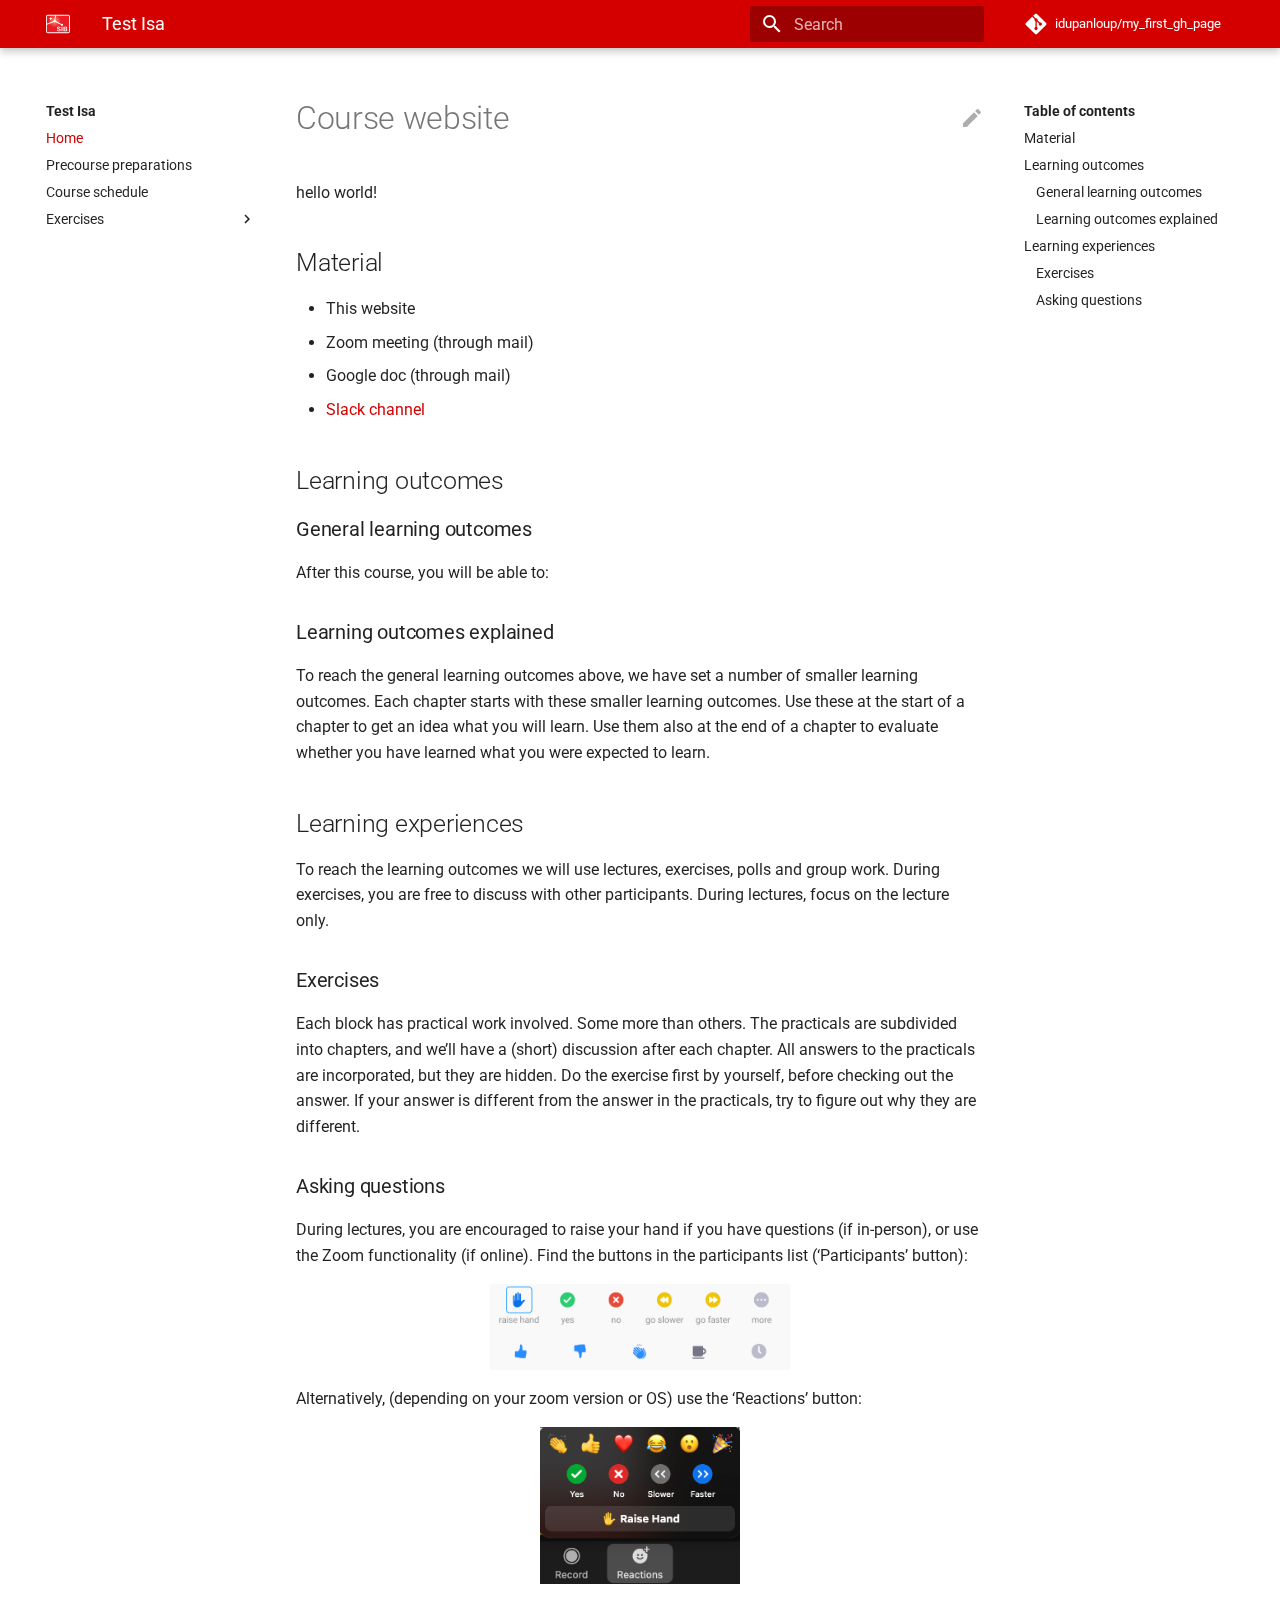
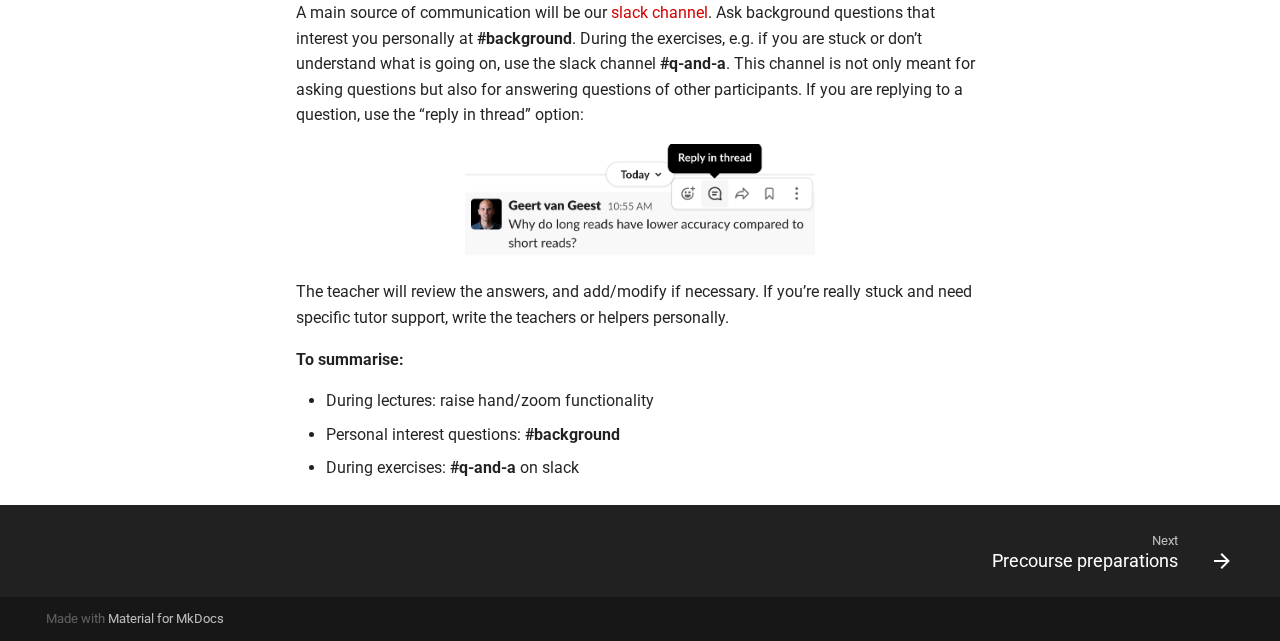
<file: index.html>
<!doctype html>
<html lang="en" class="no-js">
  <head>
    
      <meta charset="utf-8">
      <meta name="viewport" content="width=device-width,initial-scale=1">
      
      
      
      
      <link rel="icon" href="assets/images/SIB_logo.svg">
      <meta name="generator" content="mkdocs-1.1.2, mkdocs-material-7.1.6">
    
    
      
        <title>Test Isa</title>
      
    
    
      <link rel="stylesheet" href="assets/stylesheets/main.875de78c.min.css">
      
        
        <link rel="stylesheet" href="assets/stylesheets/palette.f1a3b89f.min.css">
        
      
    
    
    
      
        
        <link rel="preconnect" href="https://fonts.gstatic.com" crossorigin>
        <link rel="stylesheet" href="https://fonts.googleapis.com/css?family=Roboto:300,400,400i,700%7CRoboto+Mono&display=fallback">
        <style>:root{--md-text-font-family:"Roboto";--md-code-font-family:"Roboto Mono"}</style>
      
    
    
    
      <link rel="stylesheet" href="stylesheets/extra.css">
    
    
      
    
    
  </head>
  
  
    
    
    
    
    
    <body dir="ltr" data-md-color-scheme="" data-md-color-primary="none" data-md-color-accent="none">
  
    
    <script>function __prefix(e){return new URL(".",location).pathname+"."+e}function __get(e,t=localStorage){return JSON.parse(t.getItem(__prefix(e)))}</script>
    
    <input class="md-toggle" data-md-toggle="drawer" type="checkbox" id="__drawer" autocomplete="off">
    <input class="md-toggle" data-md-toggle="search" type="checkbox" id="__search" autocomplete="off">
    <label class="md-overlay" for="__drawer"></label>
    <div data-md-component="skip">
      
        
        <a href="#course-website" class="md-skip">
          Skip to content
        </a>
      
    </div>
    <div data-md-component="announce">
      
    </div>
    
      <header class="md-header" data-md-component="header">
  <nav class="md-header__inner md-grid" aria-label="Header">
    <a href="." title="Test Isa" class="md-header__button md-logo" aria-label="Test Isa" data-md-component="logo">
      
  <img src="assets/images/SIB_logo.svg" alt="logo">

    </a>
    <label class="md-header__button md-icon" for="__drawer">
      <svg xmlns="http://www.w3.org/2000/svg" viewBox="0 0 24 24"><path d="M3 6h18v2H3V6m0 5h18v2H3v-2m0 5h18v2H3v-2z"/></svg>
    </label>
    <div class="md-header__title" data-md-component="header-title">
      <div class="md-header__ellipsis">
        <div class="md-header__topic">
          <span class="md-ellipsis">
            Test Isa
          </span>
        </div>
        <div class="md-header__topic" data-md-component="header-topic">
          <span class="md-ellipsis">
            
              Home
            
          </span>
        </div>
      </div>
    </div>
    
    
    
      <label class="md-header__button md-icon" for="__search">
        <svg xmlns="http://www.w3.org/2000/svg" viewBox="0 0 24 24"><path d="M9.5 3A6.5 6.5 0 0 1 16 9.5c0 1.61-.59 3.09-1.56 4.23l.27.27h.79l5 5-1.5 1.5-5-5v-.79l-.27-.27A6.516 6.516 0 0 1 9.5 16 6.5 6.5 0 0 1 3 9.5 6.5 6.5 0 0 1 9.5 3m0 2C7 5 5 7 5 9.5S7 14 9.5 14 14 12 14 9.5 12 5 9.5 5z"/></svg>
      </label>
      
<div class="md-search" data-md-component="search" role="dialog">
  <label class="md-search__overlay" for="__search"></label>
  <div class="md-search__inner" role="search">
    <form class="md-search__form" name="search">
      <input type="text" class="md-search__input" name="query" aria-label="Search" placeholder="Search" autocapitalize="off" autocorrect="off" autocomplete="off" spellcheck="false" data-md-component="search-query" data-md-state="active" required>
      <label class="md-search__icon md-icon" for="__search">
        <svg xmlns="http://www.w3.org/2000/svg" viewBox="0 0 24 24"><path d="M9.5 3A6.5 6.5 0 0 1 16 9.5c0 1.61-.59 3.09-1.56 4.23l.27.27h.79l5 5-1.5 1.5-5-5v-.79l-.27-.27A6.516 6.516 0 0 1 9.5 16 6.5 6.5 0 0 1 3 9.5 6.5 6.5 0 0 1 9.5 3m0 2C7 5 5 7 5 9.5S7 14 9.5 14 14 12 14 9.5 12 5 9.5 5z"/></svg>
        <svg xmlns="http://www.w3.org/2000/svg" viewBox="0 0 24 24"><path d="M20 11v2H8l5.5 5.5-1.42 1.42L4.16 12l7.92-7.92L13.5 5.5 8 11h12z"/></svg>
      </label>
      <button type="reset" class="md-search__icon md-icon" aria-label="Clear" tabindex="-1">
        <svg xmlns="http://www.w3.org/2000/svg" viewBox="0 0 24 24"><path d="M19 6.41 17.59 5 12 10.59 6.41 5 5 6.41 10.59 12 5 17.59 6.41 19 12 13.41 17.59 19 19 17.59 13.41 12 19 6.41z"/></svg>
      </button>
    </form>
    <div class="md-search__output">
      <div class="md-search__scrollwrap" data-md-scrollfix>
        <div class="md-search-result" data-md-component="search-result">
          <div class="md-search-result__meta">
            Initializing search
          </div>
          <ol class="md-search-result__list"></ol>
        </div>
      </div>
    </div>
  </div>
</div>
    
    
      <div class="md-header__source">
        
<a href="https://github.com/idupanloup/my_first_gh_page/" title="Go to repository" class="md-source" data-md-component="source">
  <div class="md-source__icon md-icon">
    
    <svg xmlns="http://www.w3.org/2000/svg" viewBox="0 0 448 512"><path d="M439.55 236.05 244 40.45a28.87 28.87 0 0 0-40.81 0l-40.66 40.63 51.52 51.52c27.06-9.14 52.68 16.77 43.39 43.68l49.66 49.66c34.23-11.8 61.18 31 35.47 56.69-26.49 26.49-70.21-2.87-56-37.34L240.22 199v121.85c25.3 12.54 22.26 41.85 9.08 55a34.34 34.34 0 0 1-48.55 0c-17.57-17.6-11.07-46.91 11.25-56v-123c-20.8-8.51-24.6-30.74-18.64-45L142.57 101 8.45 235.14a28.86 28.86 0 0 0 0 40.81l195.61 195.6a28.86 28.86 0 0 0 40.8 0l194.69-194.69a28.86 28.86 0 0 0 0-40.81z"/></svg>
  </div>
  <div class="md-source__repository">
    idupanloup/my_first_gh_page
  </div>
</a>
      </div>
    
  </nav>
</header>
    
    <div class="md-container" data-md-component="container">
      
      
        
      
      <main class="md-main" data-md-component="main">
        <div class="md-main__inner md-grid">
          
            
              
              <div class="md-sidebar md-sidebar--primary" data-md-component="sidebar" data-md-type="navigation" >
                <div class="md-sidebar__scrollwrap">
                  <div class="md-sidebar__inner">
                    


<nav class="md-nav md-nav--primary" aria-label="Navigation" data-md-level="0">
  <label class="md-nav__title" for="__drawer">
    <a href="." title="Test Isa" class="md-nav__button md-logo" aria-label="Test Isa" data-md-component="logo">
      
  <img src="assets/images/SIB_logo.svg" alt="logo">

    </a>
    Test Isa
  </label>
  
    <div class="md-nav__source">
      
<a href="https://github.com/idupanloup/my_first_gh_page/" title="Go to repository" class="md-source" data-md-component="source">
  <div class="md-source__icon md-icon">
    
    <svg xmlns="http://www.w3.org/2000/svg" viewBox="0 0 448 512"><path d="M439.55 236.05 244 40.45a28.87 28.87 0 0 0-40.81 0l-40.66 40.63 51.52 51.52c27.06-9.14 52.68 16.77 43.39 43.68l49.66 49.66c34.23-11.8 61.18 31 35.47 56.69-26.49 26.49-70.21-2.87-56-37.34L240.22 199v121.85c25.3 12.54 22.26 41.85 9.08 55a34.34 34.34 0 0 1-48.55 0c-17.57-17.6-11.07-46.91 11.25-56v-123c-20.8-8.51-24.6-30.74-18.64-45L142.57 101 8.45 235.14a28.86 28.86 0 0 0 0 40.81l195.61 195.6a28.86 28.86 0 0 0 40.8 0l194.69-194.69a28.86 28.86 0 0 0 0-40.81z"/></svg>
  </div>
  <div class="md-source__repository">
    idupanloup/my_first_gh_page
  </div>
</a>
    </div>
  
  <ul class="md-nav__list" data-md-scrollfix>
    
      
      
      

  
  
    
  
  
    <li class="md-nav__item md-nav__item--active">
      
      <input class="md-nav__toggle md-toggle" data-md-toggle="toc" type="checkbox" id="__toc">
      
      
        
      
      
        <label class="md-nav__link md-nav__link--active" for="__toc">
          Home
          <span class="md-nav__icon md-icon"></span>
        </label>
      
      <a href="." class="md-nav__link md-nav__link--active">
        Home
      </a>
      
        
<nav class="md-nav md-nav--secondary" aria-label="Table of contents">
  
  
  
    
  
  
    <label class="md-nav__title" for="__toc">
      <span class="md-nav__icon md-icon"></span>
      Table of contents
    </label>
    <ul class="md-nav__list" data-md-component="toc" data-md-scrollfix>
      
        <li class="md-nav__item">
  <a href="#material" class="md-nav__link">
    Material
  </a>
  
</li>
      
        <li class="md-nav__item">
  <a href="#learning-outcomes" class="md-nav__link">
    Learning outcomes
  </a>
  
    <nav class="md-nav" aria-label="Learning outcomes">
      <ul class="md-nav__list">
        
          <li class="md-nav__item">
  <a href="#general-learning-outcomes" class="md-nav__link">
    General learning outcomes
  </a>
  
</li>
        
          <li class="md-nav__item">
  <a href="#learning-outcomes-explained" class="md-nav__link">
    Learning outcomes explained
  </a>
  
</li>
        
      </ul>
    </nav>
  
</li>
      
        <li class="md-nav__item">
  <a href="#learning-experiences" class="md-nav__link">
    Learning experiences
  </a>
  
    <nav class="md-nav" aria-label="Learning experiences">
      <ul class="md-nav__list">
        
          <li class="md-nav__item">
  <a href="#exercises" class="md-nav__link">
    Exercises
  </a>
  
</li>
        
          <li class="md-nav__item">
  <a href="#asking-questions" class="md-nav__link">
    Asking questions
  </a>
  
</li>
        
      </ul>
    </nav>
  
</li>
      
    </ul>
  
</nav>
      
    </li>
  

    
      
      
      

  
  
  
    <li class="md-nav__item">
      <a href="precourse/" class="md-nav__link">
        Precourse preparations
      </a>
    </li>
  

    
      
      
      

  
  
  
    <li class="md-nav__item">
      <a href="course_schedule/" class="md-nav__link">
        Course schedule
      </a>
    </li>
  

    
      
      
      

  
  
  
    
    <li class="md-nav__item md-nav__item--nested">
      
      
        <input class="md-nav__toggle md-toggle" data-md-toggle="__nav_4" type="checkbox" id="__nav_4" >
      
      <label class="md-nav__link" for="__nav_4">
        Exercises
        <span class="md-nav__icon md-icon"></span>
      </label>
      <nav class="md-nav" aria-label="Exercises" data-md-level="1">
        <label class="md-nav__title" for="__nav_4">
          <span class="md-nav__icon md-icon"></span>
          Exercises
        </label>
        <ul class="md-nav__list" data-md-scrollfix>
          
            
  
  
  
    <li class="md-nav__item">
      <a href="exercises/exercises_day1/" class="md-nav__link">
        Day 1
      </a>
    </li>
  

          
        </ul>
      </nav>
    </li>
  

    
  </ul>
</nav>
                  </div>
                </div>
              </div>
            
            
              
              <div class="md-sidebar md-sidebar--secondary" data-md-component="sidebar" data-md-type="toc" >
                <div class="md-sidebar__scrollwrap">
                  <div class="md-sidebar__inner">
                    
<nav class="md-nav md-nav--secondary" aria-label="Table of contents">
  
  
  
    
  
  
    <label class="md-nav__title" for="__toc">
      <span class="md-nav__icon md-icon"></span>
      Table of contents
    </label>
    <ul class="md-nav__list" data-md-component="toc" data-md-scrollfix>
      
        <li class="md-nav__item">
  <a href="#material" class="md-nav__link">
    Material
  </a>
  
</li>
      
        <li class="md-nav__item">
  <a href="#learning-outcomes" class="md-nav__link">
    Learning outcomes
  </a>
  
    <nav class="md-nav" aria-label="Learning outcomes">
      <ul class="md-nav__list">
        
          <li class="md-nav__item">
  <a href="#general-learning-outcomes" class="md-nav__link">
    General learning outcomes
  </a>
  
</li>
        
          <li class="md-nav__item">
  <a href="#learning-outcomes-explained" class="md-nav__link">
    Learning outcomes explained
  </a>
  
</li>
        
      </ul>
    </nav>
  
</li>
      
        <li class="md-nav__item">
  <a href="#learning-experiences" class="md-nav__link">
    Learning experiences
  </a>
  
    <nav class="md-nav" aria-label="Learning experiences">
      <ul class="md-nav__list">
        
          <li class="md-nav__item">
  <a href="#exercises" class="md-nav__link">
    Exercises
  </a>
  
</li>
        
          <li class="md-nav__item">
  <a href="#asking-questions" class="md-nav__link">
    Asking questions
  </a>
  
</li>
        
      </ul>
    </nav>
  
</li>
      
    </ul>
  
</nav>
                  </div>
                </div>
              </div>
            
          
          <div class="md-content" data-md-component="content">
            <article class="md-content__inner md-typeset">
              
                
                  <a href="https://github.com/idupanloup/my_first_gh_page/edit/master/docs/index.md" title="Edit this page" class="md-content__button md-icon">
                    <svg xmlns="http://www.w3.org/2000/svg" viewBox="0 0 24 24"><path d="M20.71 7.04c.39-.39.39-1.04 0-1.41l-2.34-2.34c-.37-.39-1.02-.39-1.41 0l-1.84 1.83 3.75 3.75M3 17.25V21h3.75L17.81 9.93l-3.75-3.75L3 17.25z"/></svg>
                  </a>
                
                
                <h1 id="course-website">Course website</h1>
<p>hello world!</p>
<h2 id="material">Material</h2>
<ul>
<li>This website</li>
<li>Zoom meeting (through mail)</li>
<li>Google doc (through mail)</li>
<li><a href="https://slack.com">Slack channel</a></li>
</ul>
<h2 id="learning-outcomes">Learning outcomes</h2>
<h3 id="general-learning-outcomes">General learning outcomes</h3>
<p>After this course, you will be able to:</p>
<h3 id="learning-outcomes-explained">Learning outcomes explained</h3>
<p>To reach the general learning outcomes above, we have set a number of smaller learning outcomes. Each chapter starts with these smaller learning outcomes. Use these at the start of a chapter to get an idea what you will learn. Use them also at the end of a chapter to evaluate whether you have learned what you were expected to learn.</p>
<h2 id="learning-experiences">Learning experiences</h2>
<p>To reach the learning outcomes we will use lectures, exercises, polls and group work. During exercises, you are free to discuss with other participants. During lectures, focus on the lecture only.</p>
<h3 id="exercises">Exercises</h3>
<p>Each block has practical work involved. Some more than others. The practicals are subdivided into chapters, and we&rsquo;ll have a (short) discussion after each chapter. All answers to the practicals are incorporated, but they are hidden. Do the exercise first by yourself, before checking out the answer. If your answer is different from the answer in the practicals, try to figure out why they are different.</p>
<h3 id="asking-questions">Asking questions</h3>
<p>During lectures, you are encouraged to raise your hand if you have questions (if in-person), or use the Zoom functionality (if online). Find the buttons in the participants list (&lsquo;Participants&rsquo; button):</p>
<figure>
  <img src="assets/images/zoom_icons.png" width="300"/>
</figure>

<p>Alternatively, (depending on your zoom version or OS) use the &lsquo;Reactions&rsquo; button:</p>
<figure>
  <img src="assets/images/reactions_zoom.png" width="200"/>
</figure>

<p>A main source of communication will be our <a href="https://www.slack.com">slack channel</a>. Ask background questions that interest you personally at <strong>#background</strong>. During the exercises, e.g. if you are stuck or don&rsquo;t understand what is going on, use the slack channel <strong>#q-and-a</strong>.  This channel is not only meant for asking questions but also for answering questions of other participants. If you are replying to a question, use the &ldquo;reply in thread&rdquo; option:</p>
<figure>
  <img src="assets/images/reply_in_thread.png" width="350"/>
</figure>

<p>The teacher will review the answers, and add/modify if necessary. If you&rsquo;re really stuck and need specific tutor support, write the teachers or helpers personally.</p>
<p><strong>To summarise:</strong></p>
<ul>
<li>During lectures: raise hand/zoom functionality</li>
<li>Personal interest questions: <strong>#background</strong></li>
<li>During exercises: <strong>#q-and-a</strong> on slack</li>
</ul>
                
              
              
                


              
            </article>
          </div>
        </div>
        
      </main>
      
        
<footer class="md-footer">
  
    <nav class="md-footer__inner md-grid" aria-label="Footer">
      
      
        <a href="precourse/" class="md-footer__link md-footer__link--next" rel="next">
          <div class="md-footer__title">
            <div class="md-ellipsis">
              <span class="md-footer__direction">
                Next
              </span>
              Precourse preparations
            </div>
          </div>
          <div class="md-footer__button md-icon">
            <svg xmlns="http://www.w3.org/2000/svg" viewBox="0 0 24 24"><path d="M4 11v2h12l-5.5 5.5 1.42 1.42L19.84 12l-7.92-7.92L10.5 5.5 16 11H4z"/></svg>
          </div>
        </a>
      
    </nav>
  
  <div class="md-footer-meta md-typeset">
    <div class="md-footer-meta__inner md-grid">
      <div class="md-footer-copyright">
        
        Made with
        <a href="https://squidfunk.github.io/mkdocs-material/" target="_blank" rel="noopener">
          Material for MkDocs
        </a>
        
      </div>
      
    </div>
  </div>
</footer>
      
    </div>
    <div class="md-dialog" data-md-component="dialog">
      <div class="md-dialog__inner md-typeset"></div>
    </div>
    <script id="__config" type="application/json">{"base": ".", "features": [], "translations": {"clipboard.copy": "Copy to clipboard", "clipboard.copied": "Copied to clipboard", "search.config.lang": "en", "search.config.pipeline": "trimmer, stopWordFilter", "search.config.separator": "[\\s\\-]+", "search.placeholder": "Search", "search.result.placeholder": "Type to start searching", "search.result.none": "No matching documents", "search.result.one": "1 matching document", "search.result.other": "# matching documents", "search.result.more.one": "1 more on this page", "search.result.more.other": "# more on this page", "search.result.term.missing": "Missing"}, "search": "assets/javascripts/workers/search.d351de03.min.js", "version": null}</script>
    
    
      <script src="assets/javascripts/bundle.34eae1b6.min.js"></script>
      
    
  </body>
</html>
</file>
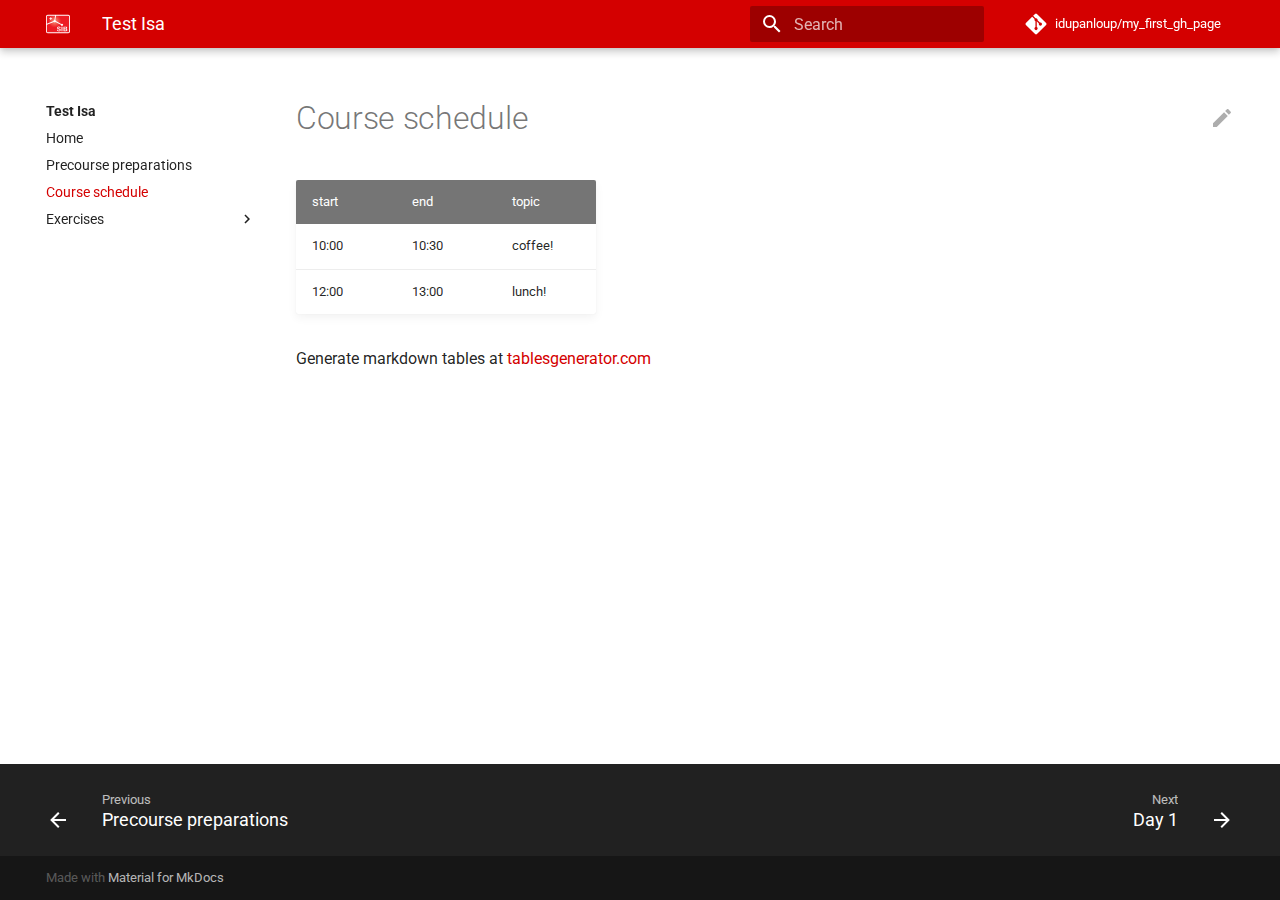
<file: course_schedule/index.html>
<!doctype html>
<html lang="en" class="no-js">
  <head>
    
      <meta charset="utf-8">
      <meta name="viewport" content="width=device-width,initial-scale=1">
      
      
      
      
      <link rel="icon" href="../assets/images/SIB_logo.svg">
      <meta name="generator" content="mkdocs-1.1.2, mkdocs-material-7.1.6">
    
    
      
        <title>Course schedule - Test Isa</title>
      
    
    
      <link rel="stylesheet" href="../assets/stylesheets/main.875de78c.min.css">
      
        
        <link rel="stylesheet" href="../assets/stylesheets/palette.f1a3b89f.min.css">
        
      
    
    
    
      
        
        <link rel="preconnect" href="https://fonts.gstatic.com" crossorigin>
        <link rel="stylesheet" href="https://fonts.googleapis.com/css?family=Roboto:300,400,400i,700%7CRoboto+Mono&display=fallback">
        <style>:root{--md-text-font-family:"Roboto";--md-code-font-family:"Roboto Mono"}</style>
      
    
    
    
      <link rel="stylesheet" href="../stylesheets/extra.css">
    
    
      
    
    
  </head>
  
  
    
    
    
    
    
    <body dir="ltr" data-md-color-scheme="" data-md-color-primary="none" data-md-color-accent="none">
  
    
    <script>function __prefix(e){return new URL("..",location).pathname+"."+e}function __get(e,t=localStorage){return JSON.parse(t.getItem(__prefix(e)))}</script>
    
    <input class="md-toggle" data-md-toggle="drawer" type="checkbox" id="__drawer" autocomplete="off">
    <input class="md-toggle" data-md-toggle="search" type="checkbox" id="__search" autocomplete="off">
    <label class="md-overlay" for="__drawer"></label>
    <div data-md-component="skip">
      
    </div>
    <div data-md-component="announce">
      
    </div>
    
      <header class="md-header" data-md-component="header">
  <nav class="md-header__inner md-grid" aria-label="Header">
    <a href=".." title="Test Isa" class="md-header__button md-logo" aria-label="Test Isa" data-md-component="logo">
      
  <img src="../assets/images/SIB_logo.svg" alt="logo">

    </a>
    <label class="md-header__button md-icon" for="__drawer">
      <svg xmlns="http://www.w3.org/2000/svg" viewBox="0 0 24 24"><path d="M3 6h18v2H3V6m0 5h18v2H3v-2m0 5h18v2H3v-2z"/></svg>
    </label>
    <div class="md-header__title" data-md-component="header-title">
      <div class="md-header__ellipsis">
        <div class="md-header__topic">
          <span class="md-ellipsis">
            Test Isa
          </span>
        </div>
        <div class="md-header__topic" data-md-component="header-topic">
          <span class="md-ellipsis">
            
              Course schedule
            
          </span>
        </div>
      </div>
    </div>
    
    
    
      <label class="md-header__button md-icon" for="__search">
        <svg xmlns="http://www.w3.org/2000/svg" viewBox="0 0 24 24"><path d="M9.5 3A6.5 6.5 0 0 1 16 9.5c0 1.61-.59 3.09-1.56 4.23l.27.27h.79l5 5-1.5 1.5-5-5v-.79l-.27-.27A6.516 6.516 0 0 1 9.5 16 6.5 6.5 0 0 1 3 9.5 6.5 6.5 0 0 1 9.5 3m0 2C7 5 5 7 5 9.5S7 14 9.5 14 14 12 14 9.5 12 5 9.5 5z"/></svg>
      </label>
      
<div class="md-search" data-md-component="search" role="dialog">
  <label class="md-search__overlay" for="__search"></label>
  <div class="md-search__inner" role="search">
    <form class="md-search__form" name="search">
      <input type="text" class="md-search__input" name="query" aria-label="Search" placeholder="Search" autocapitalize="off" autocorrect="off" autocomplete="off" spellcheck="false" data-md-component="search-query" data-md-state="active" required>
      <label class="md-search__icon md-icon" for="__search">
        <svg xmlns="http://www.w3.org/2000/svg" viewBox="0 0 24 24"><path d="M9.5 3A6.5 6.5 0 0 1 16 9.5c0 1.61-.59 3.09-1.56 4.23l.27.27h.79l5 5-1.5 1.5-5-5v-.79l-.27-.27A6.516 6.516 0 0 1 9.5 16 6.5 6.5 0 0 1 3 9.5 6.5 6.5 0 0 1 9.5 3m0 2C7 5 5 7 5 9.5S7 14 9.5 14 14 12 14 9.5 12 5 9.5 5z"/></svg>
        <svg xmlns="http://www.w3.org/2000/svg" viewBox="0 0 24 24"><path d="M20 11v2H8l5.5 5.5-1.42 1.42L4.16 12l7.92-7.92L13.5 5.5 8 11h12z"/></svg>
      </label>
      <button type="reset" class="md-search__icon md-icon" aria-label="Clear" tabindex="-1">
        <svg xmlns="http://www.w3.org/2000/svg" viewBox="0 0 24 24"><path d="M19 6.41 17.59 5 12 10.59 6.41 5 5 6.41 10.59 12 5 17.59 6.41 19 12 13.41 17.59 19 19 17.59 13.41 12 19 6.41z"/></svg>
      </button>
    </form>
    <div class="md-search__output">
      <div class="md-search__scrollwrap" data-md-scrollfix>
        <div class="md-search-result" data-md-component="search-result">
          <div class="md-search-result__meta">
            Initializing search
          </div>
          <ol class="md-search-result__list"></ol>
        </div>
      </div>
    </div>
  </div>
</div>
    
    
      <div class="md-header__source">
        
<a href="https://github.com/idupanloup/my_first_gh_page/" title="Go to repository" class="md-source" data-md-component="source">
  <div class="md-source__icon md-icon">
    
    <svg xmlns="http://www.w3.org/2000/svg" viewBox="0 0 448 512"><path d="M439.55 236.05 244 40.45a28.87 28.87 0 0 0-40.81 0l-40.66 40.63 51.52 51.52c27.06-9.14 52.68 16.77 43.39 43.68l49.66 49.66c34.23-11.8 61.18 31 35.47 56.69-26.49 26.49-70.21-2.87-56-37.34L240.22 199v121.85c25.3 12.54 22.26 41.85 9.08 55a34.34 34.34 0 0 1-48.55 0c-17.57-17.6-11.07-46.91 11.25-56v-123c-20.8-8.51-24.6-30.74-18.64-45L142.57 101 8.45 235.14a28.86 28.86 0 0 0 0 40.81l195.61 195.6a28.86 28.86 0 0 0 40.8 0l194.69-194.69a28.86 28.86 0 0 0 0-40.81z"/></svg>
  </div>
  <div class="md-source__repository">
    idupanloup/my_first_gh_page
  </div>
</a>
      </div>
    
  </nav>
</header>
    
    <div class="md-container" data-md-component="container">
      
      
        
      
      <main class="md-main" data-md-component="main">
        <div class="md-main__inner md-grid">
          
            
              
              <div class="md-sidebar md-sidebar--primary" data-md-component="sidebar" data-md-type="navigation" >
                <div class="md-sidebar__scrollwrap">
                  <div class="md-sidebar__inner">
                    


<nav class="md-nav md-nav--primary" aria-label="Navigation" data-md-level="0">
  <label class="md-nav__title" for="__drawer">
    <a href=".." title="Test Isa" class="md-nav__button md-logo" aria-label="Test Isa" data-md-component="logo">
      
  <img src="../assets/images/SIB_logo.svg" alt="logo">

    </a>
    Test Isa
  </label>
  
    <div class="md-nav__source">
      
<a href="https://github.com/idupanloup/my_first_gh_page/" title="Go to repository" class="md-source" data-md-component="source">
  <div class="md-source__icon md-icon">
    
    <svg xmlns="http://www.w3.org/2000/svg" viewBox="0 0 448 512"><path d="M439.55 236.05 244 40.45a28.87 28.87 0 0 0-40.81 0l-40.66 40.63 51.52 51.52c27.06-9.14 52.68 16.77 43.39 43.68l49.66 49.66c34.23-11.8 61.18 31 35.47 56.69-26.49 26.49-70.21-2.87-56-37.34L240.22 199v121.85c25.3 12.54 22.26 41.85 9.08 55a34.34 34.34 0 0 1-48.55 0c-17.57-17.6-11.07-46.91 11.25-56v-123c-20.8-8.51-24.6-30.74-18.64-45L142.57 101 8.45 235.14a28.86 28.86 0 0 0 0 40.81l195.61 195.6a28.86 28.86 0 0 0 40.8 0l194.69-194.69a28.86 28.86 0 0 0 0-40.81z"/></svg>
  </div>
  <div class="md-source__repository">
    idupanloup/my_first_gh_page
  </div>
</a>
    </div>
  
  <ul class="md-nav__list" data-md-scrollfix>
    
      
      
      

  
  
  
    <li class="md-nav__item">
      <a href=".." class="md-nav__link">
        Home
      </a>
    </li>
  

    
      
      
      

  
  
  
    <li class="md-nav__item">
      <a href="../precourse/" class="md-nav__link">
        Precourse preparations
      </a>
    </li>
  

    
      
      
      

  
  
    
  
  
    <li class="md-nav__item md-nav__item--active">
      
      <input class="md-nav__toggle md-toggle" data-md-toggle="toc" type="checkbox" id="__toc">
      
      
      
      <a href="./" class="md-nav__link md-nav__link--active">
        Course schedule
      </a>
      
    </li>
  

    
      
      
      

  
  
  
    
    <li class="md-nav__item md-nav__item--nested">
      
      
        <input class="md-nav__toggle md-toggle" data-md-toggle="__nav_4" type="checkbox" id="__nav_4" >
      
      <label class="md-nav__link" for="__nav_4">
        Exercises
        <span class="md-nav__icon md-icon"></span>
      </label>
      <nav class="md-nav" aria-label="Exercises" data-md-level="1">
        <label class="md-nav__title" for="__nav_4">
          <span class="md-nav__icon md-icon"></span>
          Exercises
        </label>
        <ul class="md-nav__list" data-md-scrollfix>
          
            
  
  
  
    <li class="md-nav__item">
      <a href="../exercises/exercises_day1/" class="md-nav__link">
        Day 1
      </a>
    </li>
  

          
        </ul>
      </nav>
    </li>
  

    
  </ul>
</nav>
                  </div>
                </div>
              </div>
            
            
          
          <div class="md-content" data-md-component="content">
            <article class="md-content__inner md-typeset">
              
                
                  <a href="https://github.com/idupanloup/my_first_gh_page/edit/master/docs/course_schedule.md" title="Edit this page" class="md-content__button md-icon">
                    <svg xmlns="http://www.w3.org/2000/svg" viewBox="0 0 24 24"><path d="M20.71 7.04c.39-.39.39-1.04 0-1.41l-2.34-2.34c-.37-.39-1.02-.39-1.41 0l-1.84 1.83 3.75 3.75M3 17.25V21h3.75L17.81 9.93l-3.75-3.75L3 17.25z"/></svg>
                  </a>
                
                
                  <h1>Course schedule</h1>
                
                <table>
<thead>
<tr>
<th>start</th>
<th>end</th>
<th>topic</th>
</tr>
</thead>
<tbody>
<tr>
<td>10:00</td>
<td>10:30</td>
<td>coffee!</td>
</tr>
<tr>
<td>12:00</td>
<td>13:00</td>
<td>lunch!</td>
</tr>
</tbody>
</table>
<p>Generate markdown tables at <a href="https://www.tablesgenerator.com/markdown_tables">tablesgenerator.com</a></p>
                
              
              
                


              
            </article>
          </div>
        </div>
        
      </main>
      
        
<footer class="md-footer">
  
    <nav class="md-footer__inner md-grid" aria-label="Footer">
      
        <a href="../precourse/" class="md-footer__link md-footer__link--prev" rel="prev">
          <div class="md-footer__button md-icon">
            <svg xmlns="http://www.w3.org/2000/svg" viewBox="0 0 24 24"><path d="M20 11v2H8l5.5 5.5-1.42 1.42L4.16 12l7.92-7.92L13.5 5.5 8 11h12z"/></svg>
          </div>
          <div class="md-footer__title">
            <div class="md-ellipsis">
              <span class="md-footer__direction">
                Previous
              </span>
              Precourse preparations
            </div>
          </div>
        </a>
      
      
        <a href="../exercises/exercises_day1/" class="md-footer__link md-footer__link--next" rel="next">
          <div class="md-footer__title">
            <div class="md-ellipsis">
              <span class="md-footer__direction">
                Next
              </span>
              Day 1
            </div>
          </div>
          <div class="md-footer__button md-icon">
            <svg xmlns="http://www.w3.org/2000/svg" viewBox="0 0 24 24"><path d="M4 11v2h12l-5.5 5.5 1.42 1.42L19.84 12l-7.92-7.92L10.5 5.5 16 11H4z"/></svg>
          </div>
        </a>
      
    </nav>
  
  <div class="md-footer-meta md-typeset">
    <div class="md-footer-meta__inner md-grid">
      <div class="md-footer-copyright">
        
        Made with
        <a href="https://squidfunk.github.io/mkdocs-material/" target="_blank" rel="noopener">
          Material for MkDocs
        </a>
        
      </div>
      
    </div>
  </div>
</footer>
      
    </div>
    <div class="md-dialog" data-md-component="dialog">
      <div class="md-dialog__inner md-typeset"></div>
    </div>
    <script id="__config" type="application/json">{"base": "..", "features": [], "translations": {"clipboard.copy": "Copy to clipboard", "clipboard.copied": "Copied to clipboard", "search.config.lang": "en", "search.config.pipeline": "trimmer, stopWordFilter", "search.config.separator": "[\\s\\-]+", "search.placeholder": "Search", "search.result.placeholder": "Type to start searching", "search.result.none": "No matching documents", "search.result.one": "1 matching document", "search.result.other": "# matching documents", "search.result.more.one": "1 more on this page", "search.result.more.other": "# more on this page", "search.result.term.missing": "Missing"}, "search": "../assets/javascripts/workers/search.d351de03.min.js", "version": null}</script>
    
    
      <script src="../assets/javascripts/bundle.34eae1b6.min.js"></script>
      
    
  </body>
</html>
</file>
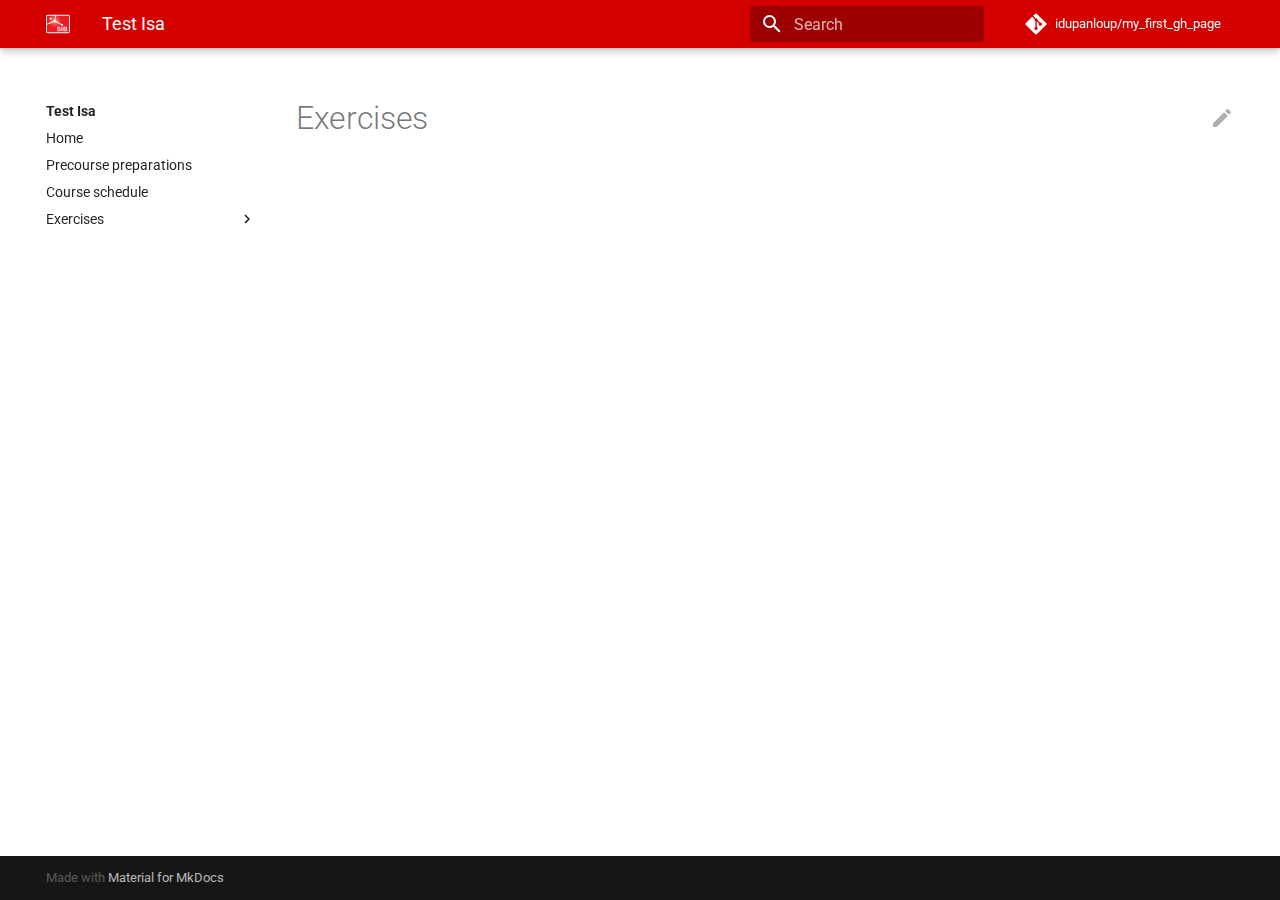
<file: exercises/index.html>
<!doctype html>
<html lang="en" class="no-js">
  <head>
    
      <meta charset="utf-8">
      <meta name="viewport" content="width=device-width,initial-scale=1">
      
      
      
      
      <link rel="icon" href="../assets/images/SIB_logo.svg">
      <meta name="generator" content="mkdocs-1.1.2, mkdocs-material-7.1.6">
    
    
      
        <title>Exercises - Test Isa</title>
      
    
    
      <link rel="stylesheet" href="../assets/stylesheets/main.875de78c.min.css">
      
        
        <link rel="stylesheet" href="../assets/stylesheets/palette.f1a3b89f.min.css">
        
      
    
    
    
      
        
        <link rel="preconnect" href="https://fonts.gstatic.com" crossorigin>
        <link rel="stylesheet" href="https://fonts.googleapis.com/css?family=Roboto:300,400,400i,700%7CRoboto+Mono&display=fallback">
        <style>:root{--md-text-font-family:"Roboto";--md-code-font-family:"Roboto Mono"}</style>
      
    
    
    
      <link rel="stylesheet" href="../stylesheets/extra.css">
    
    
      
    
    
  </head>
  
  
    
    
    
    
    
    <body dir="ltr" data-md-color-scheme="" data-md-color-primary="none" data-md-color-accent="none">
  
    
    <script>function __prefix(e){return new URL("..",location).pathname+"."+e}function __get(e,t=localStorage){return JSON.parse(t.getItem(__prefix(e)))}</script>
    
    <input class="md-toggle" data-md-toggle="drawer" type="checkbox" id="__drawer" autocomplete="off">
    <input class="md-toggle" data-md-toggle="search" type="checkbox" id="__search" autocomplete="off">
    <label class="md-overlay" for="__drawer"></label>
    <div data-md-component="skip">
      
    </div>
    <div data-md-component="announce">
      
    </div>
    
      <header class="md-header" data-md-component="header">
  <nav class="md-header__inner md-grid" aria-label="Header">
    <a href=".." title="Test Isa" class="md-header__button md-logo" aria-label="Test Isa" data-md-component="logo">
      
  <img src="../assets/images/SIB_logo.svg" alt="logo">

    </a>
    <label class="md-header__button md-icon" for="__drawer">
      <svg xmlns="http://www.w3.org/2000/svg" viewBox="0 0 24 24"><path d="M3 6h18v2H3V6m0 5h18v2H3v-2m0 5h18v2H3v-2z"/></svg>
    </label>
    <div class="md-header__title" data-md-component="header-title">
      <div class="md-header__ellipsis">
        <div class="md-header__topic">
          <span class="md-ellipsis">
            Test Isa
          </span>
        </div>
        <div class="md-header__topic" data-md-component="header-topic">
          <span class="md-ellipsis">
            
              Exercises
            
          </span>
        </div>
      </div>
    </div>
    
    
    
      <label class="md-header__button md-icon" for="__search">
        <svg xmlns="http://www.w3.org/2000/svg" viewBox="0 0 24 24"><path d="M9.5 3A6.5 6.5 0 0 1 16 9.5c0 1.61-.59 3.09-1.56 4.23l.27.27h.79l5 5-1.5 1.5-5-5v-.79l-.27-.27A6.516 6.516 0 0 1 9.5 16 6.5 6.5 0 0 1 3 9.5 6.5 6.5 0 0 1 9.5 3m0 2C7 5 5 7 5 9.5S7 14 9.5 14 14 12 14 9.5 12 5 9.5 5z"/></svg>
      </label>
      
<div class="md-search" data-md-component="search" role="dialog">
  <label class="md-search__overlay" for="__search"></label>
  <div class="md-search__inner" role="search">
    <form class="md-search__form" name="search">
      <input type="text" class="md-search__input" name="query" aria-label="Search" placeholder="Search" autocapitalize="off" autocorrect="off" autocomplete="off" spellcheck="false" data-md-component="search-query" data-md-state="active" required>
      <label class="md-search__icon md-icon" for="__search">
        <svg xmlns="http://www.w3.org/2000/svg" viewBox="0 0 24 24"><path d="M9.5 3A6.5 6.5 0 0 1 16 9.5c0 1.61-.59 3.09-1.56 4.23l.27.27h.79l5 5-1.5 1.5-5-5v-.79l-.27-.27A6.516 6.516 0 0 1 9.5 16 6.5 6.5 0 0 1 3 9.5 6.5 6.5 0 0 1 9.5 3m0 2C7 5 5 7 5 9.5S7 14 9.5 14 14 12 14 9.5 12 5 9.5 5z"/></svg>
        <svg xmlns="http://www.w3.org/2000/svg" viewBox="0 0 24 24"><path d="M20 11v2H8l5.5 5.5-1.42 1.42L4.16 12l7.92-7.92L13.5 5.5 8 11h12z"/></svg>
      </label>
      <button type="reset" class="md-search__icon md-icon" aria-label="Clear" tabindex="-1">
        <svg xmlns="http://www.w3.org/2000/svg" viewBox="0 0 24 24"><path d="M19 6.41 17.59 5 12 10.59 6.41 5 5 6.41 10.59 12 5 17.59 6.41 19 12 13.41 17.59 19 19 17.59 13.41 12 19 6.41z"/></svg>
      </button>
    </form>
    <div class="md-search__output">
      <div class="md-search__scrollwrap" data-md-scrollfix>
        <div class="md-search-result" data-md-component="search-result">
          <div class="md-search-result__meta">
            Initializing search
          </div>
          <ol class="md-search-result__list"></ol>
        </div>
      </div>
    </div>
  </div>
</div>
    
    
      <div class="md-header__source">
        
<a href="https://github.com/idupanloup/my_first_gh_page/" title="Go to repository" class="md-source" data-md-component="source">
  <div class="md-source__icon md-icon">
    
    <svg xmlns="http://www.w3.org/2000/svg" viewBox="0 0 448 512"><path d="M439.55 236.05 244 40.45a28.87 28.87 0 0 0-40.81 0l-40.66 40.63 51.52 51.52c27.06-9.14 52.68 16.77 43.39 43.68l49.66 49.66c34.23-11.8 61.18 31 35.47 56.69-26.49 26.49-70.21-2.87-56-37.34L240.22 199v121.85c25.3 12.54 22.26 41.85 9.08 55a34.34 34.34 0 0 1-48.55 0c-17.57-17.6-11.07-46.91 11.25-56v-123c-20.8-8.51-24.6-30.74-18.64-45L142.57 101 8.45 235.14a28.86 28.86 0 0 0 0 40.81l195.61 195.6a28.86 28.86 0 0 0 40.8 0l194.69-194.69a28.86 28.86 0 0 0 0-40.81z"/></svg>
  </div>
  <div class="md-source__repository">
    idupanloup/my_first_gh_page
  </div>
</a>
      </div>
    
  </nav>
</header>
    
    <div class="md-container" data-md-component="container">
      
      
        
      
      <main class="md-main" data-md-component="main">
        <div class="md-main__inner md-grid">
          
            
              
              <div class="md-sidebar md-sidebar--primary" data-md-component="sidebar" data-md-type="navigation" >
                <div class="md-sidebar__scrollwrap">
                  <div class="md-sidebar__inner">
                    


<nav class="md-nav md-nav--primary" aria-label="Navigation" data-md-level="0">
  <label class="md-nav__title" for="__drawer">
    <a href=".." title="Test Isa" class="md-nav__button md-logo" aria-label="Test Isa" data-md-component="logo">
      
  <img src="../assets/images/SIB_logo.svg" alt="logo">

    </a>
    Test Isa
  </label>
  
    <div class="md-nav__source">
      
<a href="https://github.com/idupanloup/my_first_gh_page/" title="Go to repository" class="md-source" data-md-component="source">
  <div class="md-source__icon md-icon">
    
    <svg xmlns="http://www.w3.org/2000/svg" viewBox="0 0 448 512"><path d="M439.55 236.05 244 40.45a28.87 28.87 0 0 0-40.81 0l-40.66 40.63 51.52 51.52c27.06-9.14 52.68 16.77 43.39 43.68l49.66 49.66c34.23-11.8 61.18 31 35.47 56.69-26.49 26.49-70.21-2.87-56-37.34L240.22 199v121.85c25.3 12.54 22.26 41.85 9.08 55a34.34 34.34 0 0 1-48.55 0c-17.57-17.6-11.07-46.91 11.25-56v-123c-20.8-8.51-24.6-30.74-18.64-45L142.57 101 8.45 235.14a28.86 28.86 0 0 0 0 40.81l195.61 195.6a28.86 28.86 0 0 0 40.8 0l194.69-194.69a28.86 28.86 0 0 0 0-40.81z"/></svg>
  </div>
  <div class="md-source__repository">
    idupanloup/my_first_gh_page
  </div>
</a>
    </div>
  
  <ul class="md-nav__list" data-md-scrollfix>
    
      
      
      

  
  
  
    <li class="md-nav__item">
      <a href=".." class="md-nav__link">
        Home
      </a>
    </li>
  

    
      
      
      

  
  
  
    <li class="md-nav__item">
      <a href="../precourse/" class="md-nav__link">
        Precourse preparations
      </a>
    </li>
  

    
      
      
      

  
  
  
    <li class="md-nav__item">
      <a href="../course_schedule/" class="md-nav__link">
        Course schedule
      </a>
    </li>
  

    
      
      
      

  
  
  
    
    <li class="md-nav__item md-nav__item--nested">
      
      
        <input class="md-nav__toggle md-toggle" data-md-toggle="__nav_4" type="checkbox" id="__nav_4" >
      
      <label class="md-nav__link" for="__nav_4">
        Exercises
        <span class="md-nav__icon md-icon"></span>
      </label>
      <nav class="md-nav" aria-label="Exercises" data-md-level="1">
        <label class="md-nav__title" for="__nav_4">
          <span class="md-nav__icon md-icon"></span>
          Exercises
        </label>
        <ul class="md-nav__list" data-md-scrollfix>
          
            
  
  
  
    <li class="md-nav__item">
      <a href="exercises_day1/" class="md-nav__link">
        Day 1
      </a>
    </li>
  

          
        </ul>
      </nav>
    </li>
  

    
  </ul>
</nav>
                  </div>
                </div>
              </div>
            
            
          
          <div class="md-content" data-md-component="content">
            <article class="md-content__inner md-typeset">
              
                
                  <a href="https://github.com/idupanloup/my_first_gh_page/edit/master/docs/exercises.md" title="Edit this page" class="md-content__button md-icon">
                    <svg xmlns="http://www.w3.org/2000/svg" viewBox="0 0 24 24"><path d="M20.71 7.04c.39-.39.39-1.04 0-1.41l-2.34-2.34c-.37-.39-1.02-.39-1.41 0l-1.84 1.83 3.75 3.75M3 17.25V21h3.75L17.81 9.93l-3.75-3.75L3 17.25z"/></svg>
                  </a>
                
                
                  <h1>Exercises</h1>
                
                
                
              
              
                


              
            </article>
          </div>
        </div>
        
      </main>
      
        
<footer class="md-footer">
  
  <div class="md-footer-meta md-typeset">
    <div class="md-footer-meta__inner md-grid">
      <div class="md-footer-copyright">
        
        Made with
        <a href="https://squidfunk.github.io/mkdocs-material/" target="_blank" rel="noopener">
          Material for MkDocs
        </a>
        
      </div>
      
    </div>
  </div>
</footer>
      
    </div>
    <div class="md-dialog" data-md-component="dialog">
      <div class="md-dialog__inner md-typeset"></div>
    </div>
    <script id="__config" type="application/json">{"base": "..", "features": [], "translations": {"clipboard.copy": "Copy to clipboard", "clipboard.copied": "Copied to clipboard", "search.config.lang": "en", "search.config.pipeline": "trimmer, stopWordFilter", "search.config.separator": "[\\s\\-]+", "search.placeholder": "Search", "search.result.placeholder": "Type to start searching", "search.result.none": "No matching documents", "search.result.one": "1 matching document", "search.result.other": "# matching documents", "search.result.more.one": "1 more on this page", "search.result.more.other": "# more on this page", "search.result.term.missing": "Missing"}, "search": "../assets/javascripts/workers/search.d351de03.min.js", "version": null}</script>
    
    
      <script src="../assets/javascripts/bundle.34eae1b6.min.js"></script>
      
    
  </body>
</html>
</file>
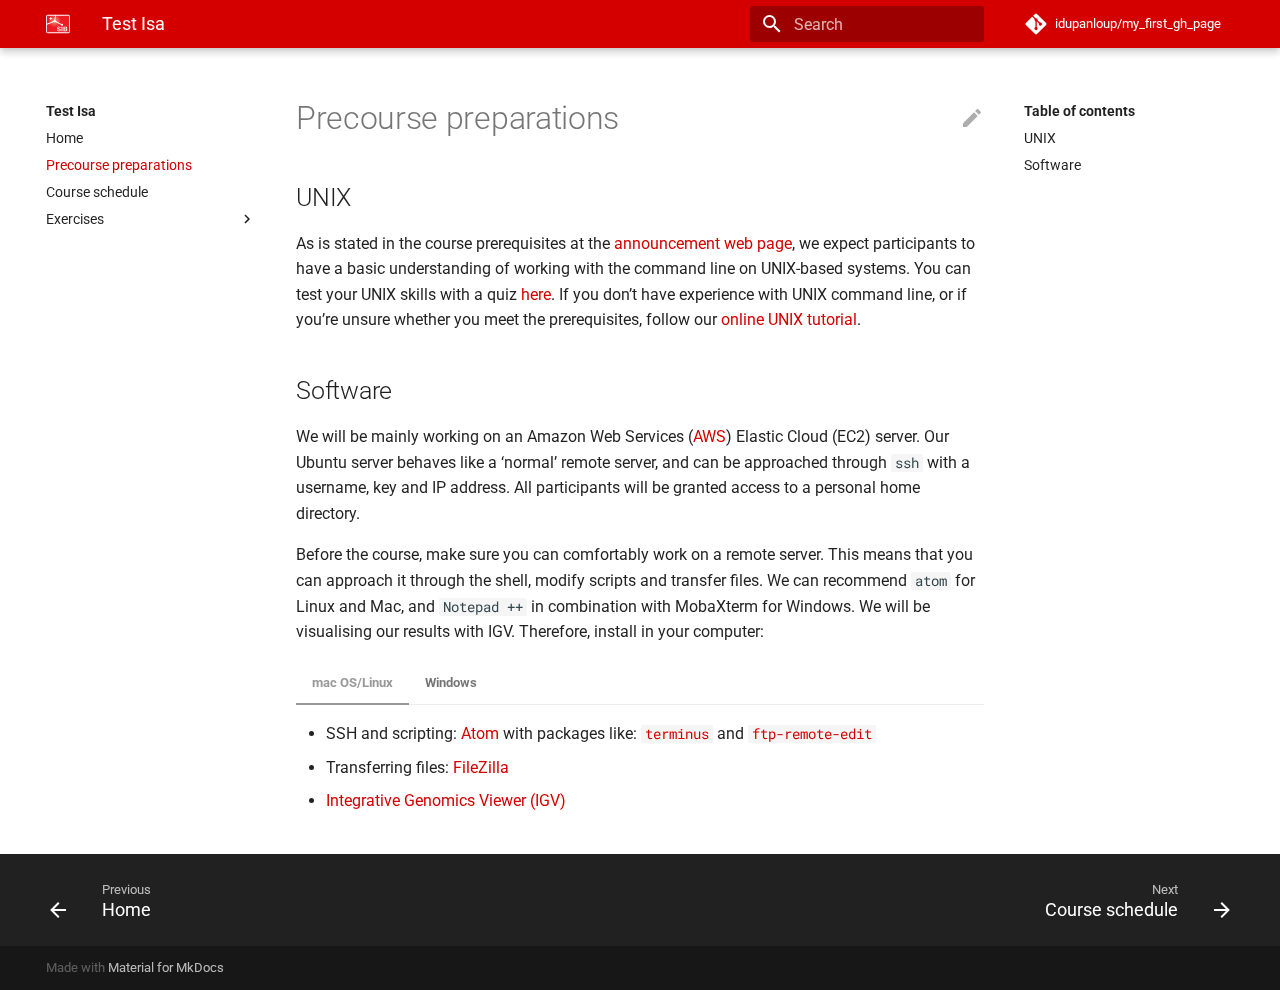
<file: precourse/index.html>
<!doctype html>
<html lang="en" class="no-js">
  <head>
    
      <meta charset="utf-8">
      <meta name="viewport" content="width=device-width,initial-scale=1">
      
      
      
      
      <link rel="icon" href="../assets/images/SIB_logo.svg">
      <meta name="generator" content="mkdocs-1.1.2, mkdocs-material-7.1.6">
    
    
      
        <title>Precourse preparations - Test Isa</title>
      
    
    
      <link rel="stylesheet" href="../assets/stylesheets/main.875de78c.min.css">
      
        
        <link rel="stylesheet" href="../assets/stylesheets/palette.f1a3b89f.min.css">
        
      
    
    
    
      
        
        <link rel="preconnect" href="https://fonts.gstatic.com" crossorigin>
        <link rel="stylesheet" href="https://fonts.googleapis.com/css?family=Roboto:300,400,400i,700%7CRoboto+Mono&display=fallback">
        <style>:root{--md-text-font-family:"Roboto";--md-code-font-family:"Roboto Mono"}</style>
      
    
    
    
      <link rel="stylesheet" href="../stylesheets/extra.css">
    
    
      
    
    
  </head>
  
  
    
    
    
    
    
    <body dir="ltr" data-md-color-scheme="" data-md-color-primary="none" data-md-color-accent="none">
  
    
    <script>function __prefix(e){return new URL("..",location).pathname+"."+e}function __get(e,t=localStorage){return JSON.parse(t.getItem(__prefix(e)))}</script>
    
    <input class="md-toggle" data-md-toggle="drawer" type="checkbox" id="__drawer" autocomplete="off">
    <input class="md-toggle" data-md-toggle="search" type="checkbox" id="__search" autocomplete="off">
    <label class="md-overlay" for="__drawer"></label>
    <div data-md-component="skip">
      
        
        <a href="#unix" class="md-skip">
          Skip to content
        </a>
      
    </div>
    <div data-md-component="announce">
      
    </div>
    
      <header class="md-header" data-md-component="header">
  <nav class="md-header__inner md-grid" aria-label="Header">
    <a href=".." title="Test Isa" class="md-header__button md-logo" aria-label="Test Isa" data-md-component="logo">
      
  <img src="../assets/images/SIB_logo.svg" alt="logo">

    </a>
    <label class="md-header__button md-icon" for="__drawer">
      <svg xmlns="http://www.w3.org/2000/svg" viewBox="0 0 24 24"><path d="M3 6h18v2H3V6m0 5h18v2H3v-2m0 5h18v2H3v-2z"/></svg>
    </label>
    <div class="md-header__title" data-md-component="header-title">
      <div class="md-header__ellipsis">
        <div class="md-header__topic">
          <span class="md-ellipsis">
            Test Isa
          </span>
        </div>
        <div class="md-header__topic" data-md-component="header-topic">
          <span class="md-ellipsis">
            
              Precourse preparations
            
          </span>
        </div>
      </div>
    </div>
    
    
    
      <label class="md-header__button md-icon" for="__search">
        <svg xmlns="http://www.w3.org/2000/svg" viewBox="0 0 24 24"><path d="M9.5 3A6.5 6.5 0 0 1 16 9.5c0 1.61-.59 3.09-1.56 4.23l.27.27h.79l5 5-1.5 1.5-5-5v-.79l-.27-.27A6.516 6.516 0 0 1 9.5 16 6.5 6.5 0 0 1 3 9.5 6.5 6.5 0 0 1 9.5 3m0 2C7 5 5 7 5 9.5S7 14 9.5 14 14 12 14 9.5 12 5 9.5 5z"/></svg>
      </label>
      
<div class="md-search" data-md-component="search" role="dialog">
  <label class="md-search__overlay" for="__search"></label>
  <div class="md-search__inner" role="search">
    <form class="md-search__form" name="search">
      <input type="text" class="md-search__input" name="query" aria-label="Search" placeholder="Search" autocapitalize="off" autocorrect="off" autocomplete="off" spellcheck="false" data-md-component="search-query" data-md-state="active" required>
      <label class="md-search__icon md-icon" for="__search">
        <svg xmlns="http://www.w3.org/2000/svg" viewBox="0 0 24 24"><path d="M9.5 3A6.5 6.5 0 0 1 16 9.5c0 1.61-.59 3.09-1.56 4.23l.27.27h.79l5 5-1.5 1.5-5-5v-.79l-.27-.27A6.516 6.516 0 0 1 9.5 16 6.5 6.5 0 0 1 3 9.5 6.5 6.5 0 0 1 9.5 3m0 2C7 5 5 7 5 9.5S7 14 9.5 14 14 12 14 9.5 12 5 9.5 5z"/></svg>
        <svg xmlns="http://www.w3.org/2000/svg" viewBox="0 0 24 24"><path d="M20 11v2H8l5.5 5.5-1.42 1.42L4.16 12l7.92-7.92L13.5 5.5 8 11h12z"/></svg>
      </label>
      <button type="reset" class="md-search__icon md-icon" aria-label="Clear" tabindex="-1">
        <svg xmlns="http://www.w3.org/2000/svg" viewBox="0 0 24 24"><path d="M19 6.41 17.59 5 12 10.59 6.41 5 5 6.41 10.59 12 5 17.59 6.41 19 12 13.41 17.59 19 19 17.59 13.41 12 19 6.41z"/></svg>
      </button>
    </form>
    <div class="md-search__output">
      <div class="md-search__scrollwrap" data-md-scrollfix>
        <div class="md-search-result" data-md-component="search-result">
          <div class="md-search-result__meta">
            Initializing search
          </div>
          <ol class="md-search-result__list"></ol>
        </div>
      </div>
    </div>
  </div>
</div>
    
    
      <div class="md-header__source">
        
<a href="https://github.com/idupanloup/my_first_gh_page/" title="Go to repository" class="md-source" data-md-component="source">
  <div class="md-source__icon md-icon">
    
    <svg xmlns="http://www.w3.org/2000/svg" viewBox="0 0 448 512"><path d="M439.55 236.05 244 40.45a28.87 28.87 0 0 0-40.81 0l-40.66 40.63 51.52 51.52c27.06-9.14 52.68 16.77 43.39 43.68l49.66 49.66c34.23-11.8 61.18 31 35.47 56.69-26.49 26.49-70.21-2.87-56-37.34L240.22 199v121.85c25.3 12.54 22.26 41.85 9.08 55a34.34 34.34 0 0 1-48.55 0c-17.57-17.6-11.07-46.91 11.25-56v-123c-20.8-8.51-24.6-30.74-18.64-45L142.57 101 8.45 235.14a28.86 28.86 0 0 0 0 40.81l195.61 195.6a28.86 28.86 0 0 0 40.8 0l194.69-194.69a28.86 28.86 0 0 0 0-40.81z"/></svg>
  </div>
  <div class="md-source__repository">
    idupanloup/my_first_gh_page
  </div>
</a>
      </div>
    
  </nav>
</header>
    
    <div class="md-container" data-md-component="container">
      
      
        
      
      <main class="md-main" data-md-component="main">
        <div class="md-main__inner md-grid">
          
            
              
              <div class="md-sidebar md-sidebar--primary" data-md-component="sidebar" data-md-type="navigation" >
                <div class="md-sidebar__scrollwrap">
                  <div class="md-sidebar__inner">
                    


<nav class="md-nav md-nav--primary" aria-label="Navigation" data-md-level="0">
  <label class="md-nav__title" for="__drawer">
    <a href=".." title="Test Isa" class="md-nav__button md-logo" aria-label="Test Isa" data-md-component="logo">
      
  <img src="../assets/images/SIB_logo.svg" alt="logo">

    </a>
    Test Isa
  </label>
  
    <div class="md-nav__source">
      
<a href="https://github.com/idupanloup/my_first_gh_page/" title="Go to repository" class="md-source" data-md-component="source">
  <div class="md-source__icon md-icon">
    
    <svg xmlns="http://www.w3.org/2000/svg" viewBox="0 0 448 512"><path d="M439.55 236.05 244 40.45a28.87 28.87 0 0 0-40.81 0l-40.66 40.63 51.52 51.52c27.06-9.14 52.68 16.77 43.39 43.68l49.66 49.66c34.23-11.8 61.18 31 35.47 56.69-26.49 26.49-70.21-2.87-56-37.34L240.22 199v121.85c25.3 12.54 22.26 41.85 9.08 55a34.34 34.34 0 0 1-48.55 0c-17.57-17.6-11.07-46.91 11.25-56v-123c-20.8-8.51-24.6-30.74-18.64-45L142.57 101 8.45 235.14a28.86 28.86 0 0 0 0 40.81l195.61 195.6a28.86 28.86 0 0 0 40.8 0l194.69-194.69a28.86 28.86 0 0 0 0-40.81z"/></svg>
  </div>
  <div class="md-source__repository">
    idupanloup/my_first_gh_page
  </div>
</a>
    </div>
  
  <ul class="md-nav__list" data-md-scrollfix>
    
      
      
      

  
  
  
    <li class="md-nav__item">
      <a href=".." class="md-nav__link">
        Home
      </a>
    </li>
  

    
      
      
      

  
  
    
  
  
    <li class="md-nav__item md-nav__item--active">
      
      <input class="md-nav__toggle md-toggle" data-md-toggle="toc" type="checkbox" id="__toc">
      
      
      
        <label class="md-nav__link md-nav__link--active" for="__toc">
          Precourse preparations
          <span class="md-nav__icon md-icon"></span>
        </label>
      
      <a href="./" class="md-nav__link md-nav__link--active">
        Precourse preparations
      </a>
      
        
<nav class="md-nav md-nav--secondary" aria-label="Table of contents">
  
  
  
  
    <label class="md-nav__title" for="__toc">
      <span class="md-nav__icon md-icon"></span>
      Table of contents
    </label>
    <ul class="md-nav__list" data-md-component="toc" data-md-scrollfix>
      
        <li class="md-nav__item">
  <a href="#unix" class="md-nav__link">
    UNIX
  </a>
  
</li>
      
        <li class="md-nav__item">
  <a href="#software" class="md-nav__link">
    Software
  </a>
  
</li>
      
    </ul>
  
</nav>
      
    </li>
  

    
      
      
      

  
  
  
    <li class="md-nav__item">
      <a href="../course_schedule/" class="md-nav__link">
        Course schedule
      </a>
    </li>
  

    
      
      
      

  
  
  
    
    <li class="md-nav__item md-nav__item--nested">
      
      
        <input class="md-nav__toggle md-toggle" data-md-toggle="__nav_4" type="checkbox" id="__nav_4" >
      
      <label class="md-nav__link" for="__nav_4">
        Exercises
        <span class="md-nav__icon md-icon"></span>
      </label>
      <nav class="md-nav" aria-label="Exercises" data-md-level="1">
        <label class="md-nav__title" for="__nav_4">
          <span class="md-nav__icon md-icon"></span>
          Exercises
        </label>
        <ul class="md-nav__list" data-md-scrollfix>
          
            
  
  
  
    <li class="md-nav__item">
      <a href="../exercises/exercises_day1/" class="md-nav__link">
        Day 1
      </a>
    </li>
  

          
        </ul>
      </nav>
    </li>
  

    
  </ul>
</nav>
                  </div>
                </div>
              </div>
            
            
              
              <div class="md-sidebar md-sidebar--secondary" data-md-component="sidebar" data-md-type="toc" >
                <div class="md-sidebar__scrollwrap">
                  <div class="md-sidebar__inner">
                    
<nav class="md-nav md-nav--secondary" aria-label="Table of contents">
  
  
  
  
    <label class="md-nav__title" for="__toc">
      <span class="md-nav__icon md-icon"></span>
      Table of contents
    </label>
    <ul class="md-nav__list" data-md-component="toc" data-md-scrollfix>
      
        <li class="md-nav__item">
  <a href="#unix" class="md-nav__link">
    UNIX
  </a>
  
</li>
      
        <li class="md-nav__item">
  <a href="#software" class="md-nav__link">
    Software
  </a>
  
</li>
      
    </ul>
  
</nav>
                  </div>
                </div>
              </div>
            
          
          <div class="md-content" data-md-component="content">
            <article class="md-content__inner md-typeset">
              
                
                  <a href="https://github.com/idupanloup/my_first_gh_page/edit/master/docs/precourse.md" title="Edit this page" class="md-content__button md-icon">
                    <svg xmlns="http://www.w3.org/2000/svg" viewBox="0 0 24 24"><path d="M20.71 7.04c.39-.39.39-1.04 0-1.41l-2.34-2.34c-.37-.39-1.02-.39-1.41 0l-1.84 1.83 3.75 3.75M3 17.25V21h3.75L17.81 9.93l-3.75-3.75L3 17.25z"/></svg>
                  </a>
                
                
                  <h1>Precourse preparations</h1>
                
                <h2 id="unix">UNIX</h2>
<p>As is stated in the course prerequisites at the <a href="https://www.sib.swiss/training/">announcement web page</a>, we expect participants to have a basic understanding of working with the command line on UNIX-based systems. You can test your UNIX skills with a quiz <a href="https://docs.google.com/forms/d/e/1FAIpQLSd2BEWeOKLbIRGBT_aDEGPce1FOaVYBbhBiaqcaHoBKNB27MQ/viewform?usp=sf_link">here</a>. If you don&rsquo;t have experience with UNIX command line, or if you&rsquo;re unsure whether you meet the prerequisites, follow our <a href="https://edu.sib.swiss/pluginfile.php/2878/mod_resource/content/4/couselab-html/content.html">online UNIX tutorial</a>.</p>
<h2 id="software">Software</h2>
<p>We will be mainly working on an Amazon Web Services (<a href="https://aws.amazon.com/">AWS</a>)  Elastic Cloud (EC2) server. Our Ubuntu server behaves like a &lsquo;normal&rsquo; remote server, and can be approached through <code>ssh</code> with a username, key and IP address. All participants will be granted access to a personal home directory.</p>
<p>Before the course, make sure you can comfortably work on a remote server. This means that you can approach it through the shell, modify scripts and transfer files. We can recommend <code>atom</code> for Linux and Mac, and <code>Notepad ++</code> in combination with MobaXterm for Windows. We will be visualising our results with IGV. Therefore, install in your computer:</p>
<div class="tabbed-set" data-tabs="1:2"><input checked="checked" id="__tabbed_1_1" name="__tabbed_1" type="radio" /><label for="__tabbed_1_1">mac OS/Linux</label><div class="tabbed-content">
<ul>
<li>SSH and scripting: <a href="https://atom.io/">Atom</a> with packages like: <a href="https://atom.io/packages/terminus"><code>terminus</code></a> and <a href="https://atom.io/packages/ftp-remote-edit"><code>ftp-remote-edit</code></a></li>
<li>Transferring files: <a href="https://filezilla-project.org/">FileZilla</a></li>
<li><a href="http://software.broadinstitute.org/software/igv/">Integrative Genomics Viewer (IGV)</a></li>
</ul>
</div>
<input id="__tabbed_1_2" name="__tabbed_1" type="radio" /><label for="__tabbed_1_2">Windows</label><div class="tabbed-content">
<ul>
<li>SSH and scripting: <a href="https://mobaxterm.mobatek.net/" title="get MobaXterm">MobaXterm</a> and/or <a href="https://notepad-plus-plus.org/downloads/">Notepad++</a> with the plugin <code>NppFTP</code></li>
<li>Transferring files: <a href="https://filezilla-project.org/">FileZilla</a></li>
<li><a href="http://software.broadinstitute.org/software/igv/">Integrative Genomics Viewer (IGV)</a></li>
</ul>
</div>
</div>
                
              
              
                


              
            </article>
          </div>
        </div>
        
      </main>
      
        
<footer class="md-footer">
  
    <nav class="md-footer__inner md-grid" aria-label="Footer">
      
        <a href=".." class="md-footer__link md-footer__link--prev" rel="prev">
          <div class="md-footer__button md-icon">
            <svg xmlns="http://www.w3.org/2000/svg" viewBox="0 0 24 24"><path d="M20 11v2H8l5.5 5.5-1.42 1.42L4.16 12l7.92-7.92L13.5 5.5 8 11h12z"/></svg>
          </div>
          <div class="md-footer__title">
            <div class="md-ellipsis">
              <span class="md-footer__direction">
                Previous
              </span>
              Home
            </div>
          </div>
        </a>
      
      
        <a href="../course_schedule/" class="md-footer__link md-footer__link--next" rel="next">
          <div class="md-footer__title">
            <div class="md-ellipsis">
              <span class="md-footer__direction">
                Next
              </span>
              Course schedule
            </div>
          </div>
          <div class="md-footer__button md-icon">
            <svg xmlns="http://www.w3.org/2000/svg" viewBox="0 0 24 24"><path d="M4 11v2h12l-5.5 5.5 1.42 1.42L19.84 12l-7.92-7.92L10.5 5.5 16 11H4z"/></svg>
          </div>
        </a>
      
    </nav>
  
  <div class="md-footer-meta md-typeset">
    <div class="md-footer-meta__inner md-grid">
      <div class="md-footer-copyright">
        
        Made with
        <a href="https://squidfunk.github.io/mkdocs-material/" target="_blank" rel="noopener">
          Material for MkDocs
        </a>
        
      </div>
      
    </div>
  </div>
</footer>
      
    </div>
    <div class="md-dialog" data-md-component="dialog">
      <div class="md-dialog__inner md-typeset"></div>
    </div>
    <script id="__config" type="application/json">{"base": "..", "features": [], "translations": {"clipboard.copy": "Copy to clipboard", "clipboard.copied": "Copied to clipboard", "search.config.lang": "en", "search.config.pipeline": "trimmer, stopWordFilter", "search.config.separator": "[\\s\\-]+", "search.placeholder": "Search", "search.result.placeholder": "Type to start searching", "search.result.none": "No matching documents", "search.result.one": "1 matching document", "search.result.other": "# matching documents", "search.result.more.one": "1 more on this page", "search.result.more.other": "# more on this page", "search.result.term.missing": "Missing"}, "search": "../assets/javascripts/workers/search.d351de03.min.js", "version": null}</script>
    
    
      <script src="../assets/javascripts/bundle.34eae1b6.min.js"></script>
      
    
  </body>
</html>
</file>
<file: stylesheets/extra.css>
:root {
  --md-primary-fg-color:        #D40000;
  --md-accent-fg-color:         #999999;
}
</file>
<file: assets/stylesheets/main.875de78c.min.css>
@charset "UTF-8";html{-webkit-text-size-adjust:none;-ms-text-size-adjust:none;text-size-adjust:none;box-sizing:border-box}*,:after,:before{box-sizing:inherit}body{margin:0}a,button,input,label{-webkit-tap-highlight-color:transparent}a{color:inherit;text-decoration:none}hr{border:0;box-sizing:content-box;display:block;height:.05rem;overflow:visible;padding:0}small{font-size:80%}sub,sup{line-height:1em}img{border-style:none}table{border-collapse:separate;border-spacing:0}td,th{font-weight:400;vertical-align:top}button{background:transparent;border:0;font-family:inherit;font-size:inherit;margin:0;padding:0}input{border:0;outline:none}:root{--md-default-fg-color:rgba(0,0,0,0.87);--md-default-fg-color--light:rgba(0,0,0,0.54);--md-default-fg-color--lighter:rgba(0,0,0,0.32);--md-default-fg-color--lightest:rgba(0,0,0,0.07);--md-default-bg-color:#fff;--md-default-bg-color--light:hsla(0,0%,100%,0.7);--md-default-bg-color--lighter:hsla(0,0%,100%,0.3);--md-default-bg-color--lightest:hsla(0,0%,100%,0.12);--md-primary-fg-color:#4051b5;--md-primary-fg-color--light:#5d6cc0;--md-primary-fg-color--dark:#303fa1;--md-primary-bg-color:#fff;--md-primary-bg-color--light:hsla(0,0%,100%,0.7);--md-accent-fg-color:#526cfe;--md-accent-fg-color--transparent:rgba(82,108,254,0.1);--md-accent-bg-color:#fff;--md-accent-bg-color--light:hsla(0,0%,100%,0.7)}:root>*{--md-code-fg-color:#36464e;--md-code-bg-color:#f5f5f5;--md-code-hl-color:rgba(255,255,0,0.5);--md-code-hl-number-color:#d52a2a;--md-code-hl-special-color:#db1457;--md-code-hl-function-color:#a846b9;--md-code-hl-constant-color:#6e59d9;--md-code-hl-keyword-color:#3f6ec6;--md-code-hl-string-color:#1c7d4d;--md-code-hl-name-color:var(--md-code-fg-color);--md-code-hl-operator-color:var(--md-default-fg-color--light);--md-code-hl-punctuation-color:var(--md-default-fg-color--light);--md-code-hl-comment-color:var(--md-default-fg-color--light);--md-code-hl-generic-color:var(--md-default-fg-color--light);--md-code-hl-variable-color:var(--md-default-fg-color--light);--md-typeset-color:var(--md-default-fg-color);--md-typeset-a-color:var(--md-primary-fg-color);--md-typeset-mark-color:rgba(255,255,0,0.5);--md-typeset-del-color:rgba(245,80,61,0.15);--md-typeset-ins-color:rgba(11,213,112,0.15);--md-typeset-kbd-color:#fafafa;--md-typeset-kbd-accent-color:#fff;--md-typeset-kbd-border-color:#b8b8b8;--md-admonition-fg-color:var(--md-default-fg-color);--md-admonition-bg-color:var(--md-default-bg-color);--md-footer-fg-color:#fff;--md-footer-fg-color--light:hsla(0,0%,100%,0.7);--md-footer-fg-color--lighter:hsla(0,0%,100%,0.3);--md-footer-bg-color:rgba(0,0,0,0.87);--md-footer-bg-color--dark:rgba(0,0,0,0.32)}.md-icon svg{fill:currentColor;display:block;height:1.2rem;width:1.2rem}body{-webkit-font-smoothing:antialiased;-moz-osx-font-smoothing:grayscale}body,input{font-feature-settings:"kern","liga";font-family:var(--md-text-font-family,_),-apple-system,BlinkMacSystemFont,Helvetica,Arial,sans-serif}body,code,input,kbd,pre{color:var(--md-typeset-color)}code,kbd,pre{font-feature-settings:"kern";font-family:var(--md-code-font-family,_),SFMono-Regular,Consolas,Menlo,monospace}:root{--md-typeset-table--ascending:url('data:image/svg+xml;charset=utf-8,<svg xmlns="http://www.w3.org/2000/svg" viewBox="0 0 24 24"><path d="M11 4h2v12l5.5-5.5 1.42 1.42L12 19.84l-7.92-7.92L5.5 10.5 11 16V4z"/></svg>');--md-typeset-table--descending:url('data:image/svg+xml;charset=utf-8,<svg xmlns="http://www.w3.org/2000/svg" viewBox="0 0 24 24"><path d="M13 20h-2V8l-5.5 5.5-1.42-1.42L12 4.16l7.92 7.92-1.42 1.42L13 8v12z"/></svg>')}.md-typeset{-webkit-print-color-adjust:exact;color-adjust:exact;font-size:.8rem;line-height:1.6}@media print{.md-typeset{font-size:.68rem}}.md-typeset blockquote,.md-typeset dl,.md-typeset figure,.md-typeset ol,.md-typeset pre,.md-typeset ul{margin:1em 0}.md-typeset h1{color:var(--md-default-fg-color--light);font-size:2em;line-height:1.3;margin:0 0 1.25em}.md-typeset h1,.md-typeset h2{font-weight:300;letter-spacing:-.01em}.md-typeset h2{font-size:1.5625em;line-height:1.4;margin:1.6em 0 .64em}.md-typeset h3{font-size:1.25em;font-weight:400;letter-spacing:-.01em;line-height:1.5;margin:1.6em 0 .8em}.md-typeset h2+h3{margin-top:.8em}.md-typeset h4{font-weight:700;letter-spacing:-.01em;margin:1em 0}.md-typeset h5,.md-typeset h6{color:var(--md-default-fg-color--light);font-size:.8em;font-weight:700;letter-spacing:-.01em;margin:1.25em 0}.md-typeset h5{text-transform:uppercase}.md-typeset hr{border-bottom:.05rem solid var(--md-default-fg-color--lightest);display:flow-root;margin:1.5em 0}.md-typeset a{color:var(--md-typeset-a-color);word-break:break-word}.md-typeset a,.md-typeset a:before{transition:color 125ms}.md-typeset a:focus,.md-typeset a:hover{color:var(--md-accent-fg-color)}.md-typeset a.focus-visible{outline-color:var(--md-accent-fg-color);outline-offset:.2rem}.md-typeset code,.md-typeset kbd,.md-typeset pre{color:var(--md-code-fg-color);direction:ltr}@media print{.md-typeset code,.md-typeset kbd,.md-typeset pre{white-space:pre-wrap}}.md-typeset code{background-color:var(--md-code-bg-color);border-radius:.1rem;-webkit-box-decoration-break:clone;box-decoration-break:clone;font-size:.85em;padding:0 .2941176471em;word-break:break-word}.md-typeset code:not(.focus-visible){-webkit-tap-highlight-color:transparent;outline:none}.md-typeset h1 code,.md-typeset h2 code,.md-typeset h3 code,.md-typeset h4 code,.md-typeset h5 code,.md-typeset h6 code{background-color:transparent;box-shadow:none;margin:initial;padding:initial}.md-typeset a code{color:currentColor}.md-typeset pre{display:flow-root;line-height:1.4;position:relative}.md-typeset pre>code{-webkit-box-decoration-break:slice;box-decoration-break:slice;box-shadow:none;display:block;margin:0;overflow:auto;padding:.7720588235em 1.1764705882em;scrollbar-color:var(--md-default-fg-color--lighter) transparent;scrollbar-width:thin;touch-action:auto;word-break:normal}.md-typeset pre>code:hover{scrollbar-color:var(--md-accent-fg-color) transparent}.md-typeset pre>code::-webkit-scrollbar{height:.2rem;width:.2rem}.md-typeset pre>code::-webkit-scrollbar-thumb{background-color:var(--md-default-fg-color--lighter)}.md-typeset pre>code::-webkit-scrollbar-thumb:hover{background-color:var(--md-accent-fg-color)}@media screen and (max-width:44.9375em){.md-typeset>pre{margin:1em -.8rem}.md-typeset>pre code{border-radius:0}}.md-typeset kbd{background-color:var(--md-typeset-kbd-color);border-radius:.1rem;box-shadow:0 .1rem 0 .05rem var(--md-typeset-kbd-border-color),0 .1rem 0 var(--md-typeset-kbd-border-color),0 -.1rem .2rem var(--md-typeset-kbd-accent-color) inset;color:var(--md-default-fg-color);display:inline-block;font-size:.75em;padding:0 .6666666667em;vertical-align:text-top;word-break:break-word}.md-typeset mark{background-color:var(--md-typeset-mark-color);-webkit-box-decoration-break:clone;box-decoration-break:clone;color:inherit;word-break:break-word}.md-typeset abbr{border-bottom:.05rem dotted var(--md-default-fg-color--light);cursor:help;text-decoration:none}@media (hover:none){.md-typeset abbr{position:relative}.md-typeset abbr[title]:focus:after,.md-typeset abbr[title]:hover:after{background-color:var(--md-default-fg-color);border-radius:.1rem;box-shadow:0 2px 2px 0 rgba(0,0,0,.14),0 1px 5px 0 rgba(0,0,0,.12),0 3px 1px -2px rgba(0,0,0,.2);color:var(--md-default-bg-color);content:attr(title);display:inline-block;font-size:.7rem;left:0;margin-top:2em;max-width:80%;min-width:-webkit-max-content;min-width:-moz-max-content;min-width:max-content;padding:.2rem .3rem;position:absolute;width:auto}}.md-typeset small{opacity:.75}.md-typeset sub,.md-typeset sup{margin-left:.078125em}[dir=rtl] .md-typeset sub,[dir=rtl] .md-typeset sup{margin-left:0;margin-right:.078125em}.md-typeset blockquote{border-left:.2rem solid var(--md-default-fg-color--lighter);color:var(--md-default-fg-color--light);display:flow-root;padding-left:.6rem}[dir=rtl] .md-typeset blockquote{border-left:initial;border-right:.2rem solid var(--md-default-fg-color--lighter);padding-left:0;padding-right:.6rem}.md-typeset ul{list-style-type:disc}.md-typeset ol,.md-typeset ul{display:flow-root;margin-left:.625em;padding:0}[dir=rtl] .md-typeset ol,[dir=rtl] .md-typeset ul{margin-left:0;margin-right:.625em}.md-typeset ol ol,.md-typeset ul ol{list-style-type:lower-alpha}.md-typeset ol ol ol,.md-typeset ul ol ol{list-style-type:lower-roman}.md-typeset ol li,.md-typeset ul li{margin-bottom:.5em;margin-left:1.25em}[dir=rtl] .md-typeset ol li,[dir=rtl] .md-typeset ul li{margin-left:0;margin-right:1.25em}.md-typeset ol li blockquote,.md-typeset ol li p,.md-typeset ul li blockquote,.md-typeset ul li p{margin:.5em 0}.md-typeset ol li:last-child,.md-typeset ul li:last-child{margin-bottom:0}.md-typeset ol li ol,.md-typeset ol li ul,.md-typeset ul li ol,.md-typeset ul li ul{margin:.5em 0 .5em .625em}[dir=rtl] .md-typeset ol li ol,[dir=rtl] .md-typeset ol li ul,[dir=rtl] .md-typeset ul li ol,[dir=rtl] .md-typeset ul li ul{margin-left:0;margin-right:.625em}.md-typeset dd{margin:1em 0 1.5em 1.875em}[dir=rtl] .md-typeset dd{margin-left:0;margin-right:1.875em}.md-typeset img,.md-typeset svg{height:auto;max-width:100%}.md-typeset img[align=left],.md-typeset svg[align=left]{margin:1em 1em 1em 0}.md-typeset img[align=right],.md-typeset svg[align=right]{margin:1em 0 1em 1em}.md-typeset img[align]:only-child,.md-typeset svg[align]:only-child{margin-top:0}.md-typeset figure{display:flow-root;margin:0 auto;max-width:100%;text-align:center;width:-webkit-fit-content;width:-moz-fit-content;width:fit-content}.md-typeset figure img{display:block}.md-typeset figcaption{font-style:italic;margin:1em auto 2em;max-width:24rem}.md-typeset iframe{max-width:100%}.md-typeset table:not([class]){background-color:var(--md-default-bg-color);border-radius:.1rem;box-shadow:0 .2rem .5rem rgba(0,0,0,.05),0 0 .05rem rgba(0,0,0,.1);display:inline-block;font-size:.64rem;max-width:100%;overflow:auto;touch-action:auto}@media print{.md-typeset table:not([class]){display:table}}.md-typeset table:not([class])+*{margin-top:1.5em}.md-typeset table:not([class]) td>:first-child,.md-typeset table:not([class]) th>:first-child{margin-top:0}.md-typeset table:not([class]) td>:last-child,.md-typeset table:not([class]) th>:last-child{margin-bottom:0}.md-typeset table:not([class]) td:not([align]),.md-typeset table:not([class]) th:not([align]){text-align:left}[dir=rtl] .md-typeset table:not([class]) td:not([align]),[dir=rtl] .md-typeset table:not([class]) th:not([align]){text-align:right}.md-typeset table:not([class]) th{background-color:var(--md-default-fg-color--light);color:var(--md-default-bg-color);min-width:5rem;padding:.9375em 1.25em;vertical-align:top}.md-typeset table:not([class]) th a{color:inherit}.md-typeset table:not([class]) td{border-top:.05rem solid var(--md-default-fg-color--lightest);padding:.9375em 1.25em;vertical-align:top}.md-typeset table:not([class]) tr{transition:background-color 125ms}.md-typeset table:not([class]) tr:hover{background-color:rgba(0,0,0,.04);box-shadow:0 .05rem 0 var(--md-default-bg-color) inset}.md-typeset table:not([class]) tr:first-child td{border-top:0}.md-typeset table:not([class]) a{word-break:normal}.md-typeset table th[role=columnheader]{cursor:pointer}.md-typeset table th[role=columnheader]:after{content:"";display:inline-block;height:1.2em;margin-left:.5em;-webkit-mask-repeat:no-repeat;mask-repeat:no-repeat;-webkit-mask-size:contain;mask-size:contain;vertical-align:sub;width:1.2em}.md-typeset table th[role=columnheader][aria-sort=ascending]:after{background-color:currentColor;-webkit-mask-image:var(--md-typeset-table--ascending);mask-image:var(--md-typeset-table--ascending)}.md-typeset table th[role=columnheader][aria-sort=descending]:after{background-color:currentColor;-webkit-mask-image:var(--md-typeset-table--descending);mask-image:var(--md-typeset-table--descending)}.md-typeset__scrollwrap{margin:1em -.8rem;overflow-x:auto;touch-action:auto}.md-typeset__table{display:inline-block;margin-bottom:.5em;padding:0 .8rem}@media print{.md-typeset__table{display:block}}html .md-typeset__table table{display:table;margin:0;overflow:hidden;width:100%}html{font-size:125%;height:100%;overflow-x:hidden}@media screen and (min-width:100em){html{font-size:137.5%}}@media screen and (min-width:125em){html{font-size:150%}}body{background-color:var(--md-default-bg-color);display:flex;flex-direction:column;font-size:.5rem;min-height:100%;position:relative;width:100%}@media print{body{display:block}}@media screen and (max-width:59.9375em){body[data-md-state=lock]{position:fixed}}.md-grid{margin-left:auto;margin-right:auto;max-width:61rem}.md-container{display:flex;flex-direction:column;flex-grow:1}@media print{.md-container{display:block}}.md-main{flex-grow:1}.md-main__inner{display:flex;height:100%;margin-top:1.5rem}.md-ellipsis{overflow:hidden;text-overflow:ellipsis;white-space:nowrap}.md-toggle{display:none}.md-option{height:0;opacity:0;position:absolute;width:0}.md-option:checked+label:not([hidden]){display:block}.md-option.focus-visible+label{outline-color:var(--md-accent-fg-color);outline-style:auto}.md-skip{background-color:var(--md-default-fg-color);border-radius:.1rem;color:var(--md-default-bg-color);font-size:.64rem;margin:.5rem;opacity:0;outline-color:var(--md-accent-fg-color);padding:.3rem .5rem;position:fixed;transform:translateY(.4rem);z-index:-1}.md-skip:focus{opacity:1;transform:translateY(0);transition:transform .25s cubic-bezier(.4,0,.2,1),opacity 175ms 75ms;z-index:10}@page{margin:25mm}.md-announce{background-color:var(--md-footer-bg-color);overflow:auto}@media print{.md-announce{display:none}}.md-announce__inner{color:var(--md-footer-fg-color);font-size:.7rem;margin:.6rem auto;padding:0 .8rem}:root{--md-clipboard-icon:url('data:image/svg+xml;charset=utf-8,<svg xmlns="http://www.w3.org/2000/svg" viewBox="0 0 24 24"><path d="M19 21H8V7h11m0-2H8a2 2 0 0 0-2 2v14a2 2 0 0 0 2 2h11a2 2 0 0 0 2-2V7a2 2 0 0 0-2-2m-3-4H4a2 2 0 0 0-2 2v14h2V3h12V1z"/></svg>')}.md-clipboard{border-radius:.1rem;color:var(--md-default-fg-color--lightest);cursor:pointer;height:1.5em;outline-color:var(--md-accent-fg-color);outline-offset:.1rem;position:absolute;right:.5em;top:.5em;transition:color .25s;width:1.5em;z-index:1}@media print{.md-clipboard{display:none}}.md-clipboard:not(.focus-visible){-webkit-tap-highlight-color:transparent;outline:none}:hover>.md-clipboard{color:var(--md-default-fg-color--light)}.md-clipboard:focus,.md-clipboard:hover{color:var(--md-accent-fg-color)}.md-clipboard:after{background-color:currentColor;content:"";display:block;height:1.125em;margin:0 auto;-webkit-mask-image:var(--md-clipboard-icon);mask-image:var(--md-clipboard-icon);-webkit-mask-repeat:no-repeat;mask-repeat:no-repeat;-webkit-mask-size:contain;mask-size:contain;width:1.125em}.md-clipboard--inline{cursor:pointer}.md-clipboard--inline code{transition:color .25s,background-color .25s}.md-clipboard--inline:focus code,.md-clipboard--inline:hover code{background-color:var(--md-accent-fg-color--transparent);color:var(--md-accent-fg-color)}.md-content{flex-grow:1;overflow:hidden;scroll-padding-top:51.2rem}.md-content__inner{margin:0 .8rem 1.2rem;padding-top:.6rem}@media screen and (min-width:76.25em){.md-sidebar--primary:not([hidden])~.md-content>.md-content__inner{margin-left:1.2rem}[dir=rtl] .md-sidebar--primary:not([hidden])~.md-content>.md-content__inner{margin-left:.8rem;margin-right:1.2rem}.md-sidebar--secondary:not([hidden])~.md-content>.md-content__inner{margin-right:1.2rem}[dir=rtl] .md-sidebar--secondary:not([hidden])~.md-content>.md-content__inner{margin-left:1.2rem;margin-right:.8rem}}.md-content__inner:before{content:"";display:block;height:.4rem}.md-content__inner>:last-child{margin-bottom:0}.md-content__button{float:right;margin:.4rem 0 .4rem .4rem;padding:0}@media print{.md-content__button{display:none}}[dir=rtl] .md-content__button{float:left;margin-left:0;margin-right:.4rem}[dir=rtl] .md-content__button svg{transform:scaleX(-1)}.md-typeset .md-content__button{color:var(--md-default-fg-color--lighter)}.md-content__button svg{display:inline;vertical-align:top}.md-dialog{background-color:var(--md-default-fg-color);border-radius:.1rem;bottom:.8rem;box-shadow:0 2px 2px 0 rgba(0,0,0,.14),0 1px 5px 0 rgba(0,0,0,.12),0 3px 1px -2px rgba(0,0,0,.2);left:auto;min-width:11.1rem;opacity:0;padding:.4rem .6rem;pointer-events:none;position:fixed;right:.8rem;transform:translateY(100%);transition:transform 0ms .4s,opacity .4s;z-index:2}@media print{.md-dialog{display:none}}[dir=rtl] .md-dialog{left:.8rem;right:auto}.md-dialog[data-md-state=open]{opacity:1;pointer-events:auto;transform:translateY(0);transition:transform .4s cubic-bezier(.075,.85,.175,1),opacity .4s}.md-dialog__inner{color:var(--md-default-bg-color);font-size:.7rem}.md-typeset .md-button{border:.1rem solid;border-radius:.1rem;color:var(--md-primary-fg-color);display:inline-block;font-weight:700;padding:.625em 2em;transition:color 125ms,background-color 125ms,border-color 125ms}.md-typeset .md-button--primary{background-color:var(--md-primary-fg-color);border-color:var(--md-primary-fg-color);color:var(--md-primary-bg-color)}.md-typeset .md-button:focus,.md-typeset .md-button:hover{background-color:var(--md-accent-fg-color);border-color:var(--md-accent-fg-color);color:var(--md-accent-bg-color)}.md-typeset .md-input{border-radius:.1rem;box-shadow:0 .2rem .5rem rgba(0,0,0,.1),0 .025rem .05rem rgba(0,0,0,.1);font-size:.8rem;height:1.8rem;padding:0 .6rem;transition:box-shadow .25s}.md-typeset .md-input:focus,.md-typeset .md-input:hover{box-shadow:0 .4rem 1rem rgba(0,0,0,.15),0 .025rem .05rem rgba(0,0,0,.15)}.md-typeset .md-input--stretch{width:100%}.md-header{background-color:var(--md-primary-fg-color);box-shadow:0 0 .2rem transparent,0 .2rem .4rem transparent;color:var(--md-primary-bg-color);left:0;position:-webkit-sticky;position:sticky;right:0;top:0;z-index:2}@media print{.md-header{display:none}}.md-header[data-md-state=shadow]{box-shadow:0 0 .2rem rgba(0,0,0,.1),0 .2rem .4rem rgba(0,0,0,.2);transition:transform .25s cubic-bezier(.1,.7,.1,1),box-shadow .25s}.md-header[data-md-state=hidden]{transform:translateY(-100%);transition:transform .25s cubic-bezier(.8,0,.6,1),box-shadow .25s}.md-header__inner{align-items:center;display:flex;padding:0 .2rem}.md-header__button{color:currentColor;cursor:pointer;margin:.2rem;outline-color:var(--md-accent-fg-color);padding:.4rem;position:relative;transition:opacity .25s;vertical-align:middle;z-index:1}.md-header__button:hover{opacity:.7}.md-header__button:not([hidden]){display:inline-block}.md-header__button:not(.focus-visible){-webkit-tap-highlight-color:transparent;outline:none}.md-header__button.md-logo{margin:.2rem;padding:.4rem}@media screen and (max-width:76.1875em){.md-header__button.md-logo{display:none}}.md-header__button.md-logo img,.md-header__button.md-logo svg{fill:currentColor;display:block;height:1.2rem;width:1.2rem}@media screen and (min-width:60em){.md-header__button[for=__search]{display:none}}.no-js .md-header__button[for=__search]{display:none}[dir=rtl] .md-header__button[for=__search] svg{transform:scaleX(-1)}@media screen and (min-width:76.25em){.md-header__button[for=__drawer]{display:none}}.md-header__topic{display:flex;max-width:100%;position:absolute;transition:transform .4s cubic-bezier(.1,.7,.1,1),opacity .15s}.md-header__topic+.md-header__topic{opacity:0;pointer-events:none;transform:translateX(1.25rem);transition:transform .4s cubic-bezier(1,.7,.1,.1),opacity .15s;z-index:-1}[dir=rtl] .md-header__topic+.md-header__topic{transform:translateX(-1.25rem)}.md-header__title{flex-grow:1;font-size:.9rem;height:2.4rem;line-height:2.4rem;margin-left:1rem;margin-right:.4rem}.md-header__title[data-md-state=active] .md-header__topic{opacity:0;pointer-events:none;transform:translateX(-1.25rem);transition:transform .4s cubic-bezier(1,.7,.1,.1),opacity .15s;z-index:-1}[dir=rtl] .md-header__title[data-md-state=active] .md-header__topic{transform:translateX(1.25rem)}.md-header__title[data-md-state=active] .md-header__topic+.md-header__topic{opacity:1;pointer-events:auto;transform:translateX(0);transition:transform .4s cubic-bezier(.1,.7,.1,1),opacity .15s;z-index:0}.md-header__title>.md-header__ellipsis{height:100%;position:relative;width:100%}.md-header__option{display:flex;flex-shrink:0;max-width:100%;transition:max-width 0ms .25s,opacity .25s .25s;white-space:nowrap}[data-md-toggle=search]:checked~.md-header .md-header__option{max-width:0;opacity:0;transition:max-width 0ms,opacity 0ms}.md-header__source{display:none}@media screen and (min-width:60em){.md-header__source{display:block;margin-left:1rem;max-width:11.7rem;width:11.7rem}[dir=rtl] .md-header__source{margin-left:0;margin-right:1rem}}@media screen and (min-width:76.25em){.md-header__source{margin-left:1.4rem}[dir=rtl] .md-header__source{margin-right:1.4rem}}.md-footer{background-color:var(--md-footer-bg-color);color:var(--md-footer-fg-color)}@media print{.md-footer{display:none}}.md-footer__inner{overflow:auto;padding:.2rem}.md-footer__link{display:flex;outline-color:var(--md-accent-fg-color);padding-bottom:.4rem;padding-top:1.4rem;transition:opacity .25s}@media screen and (min-width:45em){.md-footer__link{width:50%}}.md-footer__link:focus,.md-footer__link:hover{opacity:.7}.md-footer__link--prev{float:left}@media screen and (max-width:44.9375em){.md-footer__link--prev{width:25%}.md-footer__link--prev .md-footer__title{display:none}}[dir=rtl] .md-footer__link--prev{float:right}[dir=rtl] .md-footer__link--prev svg{transform:scaleX(-1)}.md-footer__link--next{float:right;text-align:right}@media screen and (max-width:44.9375em){.md-footer__link--next{width:75%}}[dir=rtl] .md-footer__link--next{float:left;text-align:left}[dir=rtl] .md-footer__link--next svg{transform:scaleX(-1)}.md-footer__title{flex-grow:1;font-size:.9rem;line-height:2.4rem;max-width:calc(100% - 2.4rem);padding:0 1rem;position:relative}.md-footer__button{margin:.2rem;padding:.4rem}.md-footer__direction{font-size:.64rem;left:0;margin-top:-1rem;opacity:.7;padding:0 1rem;position:absolute;right:0}.md-footer-meta{background-color:var(--md-footer-bg-color--dark)}.md-footer-meta__inner{display:flex;flex-wrap:wrap;justify-content:space-between;padding:.2rem}html .md-footer-meta.md-typeset a{color:var(--md-footer-fg-color--light)}html .md-footer-meta.md-typeset a:focus,html .md-footer-meta.md-typeset a:hover{color:var(--md-footer-fg-color)}.md-footer-copyright{color:var(--md-footer-fg-color--lighter);font-size:.64rem;margin:auto .6rem;padding:.4rem 0;width:100%}@media screen and (min-width:45em){.md-footer-copyright{width:auto}}.md-footer-copyright__highlight{color:var(--md-footer-fg-color--light)}.md-footer-social{margin:0 .4rem;padding:.2rem 0 .6rem}@media screen and (min-width:45em){.md-footer-social{padding:.6rem 0}}.md-footer-social__link{display:inline-block;height:1.6rem;text-align:center;width:1.6rem}.md-footer-social__link:before{line-height:1.9}.md-footer-social__link svg{fill:currentColor;max-height:.8rem;vertical-align:-25%}:root{--md-nav-icon--prev:url('data:image/svg+xml;charset=utf-8,<svg xmlns="http://www.w3.org/2000/svg" viewBox="0 0 24 24"><path d="M20 11v2H8l5.5 5.5-1.42 1.42L4.16 12l7.92-7.92L13.5 5.5 8 11h12z"/></svg>');--md-nav-icon--next:url('data:image/svg+xml;charset=utf-8,<svg xmlns="http://www.w3.org/2000/svg" viewBox="0 0 24 24"><path d="M8.59 16.58 13.17 12 8.59 7.41 10 6l6 6-6 6-1.41-1.42z"/></svg>');--md-toc-icon:url('data:image/svg+xml;charset=utf-8,<svg xmlns="http://www.w3.org/2000/svg" viewBox="0 0 24 24"><path d="M3 9h14V7H3v2m0 4h14v-2H3v2m0 4h14v-2H3v2m16 0h2v-2h-2v2m0-10v2h2V7h-2m0 6h2v-2h-2v2z"/></svg>')}.md-nav{font-size:.7rem;line-height:1.3}.md-nav__title{display:block;font-weight:700;overflow:hidden;padding:0 .6rem;text-overflow:ellipsis}.md-nav__title .md-nav__button{display:none}.md-nav__title .md-nav__button img{height:100%;width:auto}.md-nav__title .md-nav__button.md-logo img,.md-nav__title .md-nav__button.md-logo svg{fill:currentColor;display:block;height:2.4rem;width:2.4rem}.md-nav__list{list-style:none;margin:0;padding:0}.md-nav__item{padding:0 .6rem}.md-nav__item .md-nav__item{padding-right:0}[dir=rtl] .md-nav__item .md-nav__item{padding-left:0;padding-right:.6rem}.md-nav__link{cursor:pointer;display:block;margin-top:.625em;overflow:hidden;scroll-snap-align:start;text-overflow:ellipsis;transition:color 125ms}.md-nav__link[data-md-state=blur]{color:var(--md-default-fg-color--light)}.md-nav__item .md-nav__link--active{color:var(--md-typeset-a-color)}.md-nav__item--nested>.md-nav__link{color:inherit}.md-nav__link:focus,.md-nav__link:hover{color:var(--md-accent-fg-color)}.md-nav__link.focus-visible{outline-color:var(--md-accent-fg-color);outline-offset:.2rem}.md-nav--primary .md-nav__link[for=__toc]{display:none}.md-nav--primary .md-nav__link[for=__toc] .md-icon:after{background-color:currentColor;display:block;height:100%;-webkit-mask-image:var(--md-toc-icon);mask-image:var(--md-toc-icon);width:100%}.md-nav--primary .md-nav__link[for=__toc]~.md-nav{display:none}.md-nav__source{display:none}@media screen and (max-width:76.1875em){.md-nav--primary,.md-nav--primary .md-nav{background-color:var(--md-default-bg-color);display:flex;flex-direction:column;height:100%;left:0;position:absolute;right:0;top:0;z-index:1}.md-nav--primary .md-nav__item,.md-nav--primary .md-nav__title{font-size:.8rem;line-height:1.5}.md-nav--primary .md-nav__title{background-color:var(--md-default-fg-color--lightest);color:var(--md-default-fg-color--light);cursor:pointer;font-weight:400;height:5.6rem;line-height:2.4rem;padding:3rem .8rem .2rem;position:relative;white-space:nowrap}.md-nav--primary .md-nav__title .md-nav__icon{display:block;height:1.2rem;left:.4rem;margin:.2rem;position:absolute;top:.4rem;width:1.2rem}[dir=rtl] .md-nav--primary .md-nav__title .md-nav__icon{left:auto;right:.4rem}.md-nav--primary .md-nav__title .md-nav__icon:after{background-color:currentColor;content:"";display:block;height:100%;-webkit-mask-image:var(--md-nav-icon--prev);mask-image:var(--md-nav-icon--prev);-webkit-mask-repeat:no-repeat;mask-repeat:no-repeat;-webkit-mask-size:contain;mask-size:contain;width:100%}.md-nav--primary .md-nav__title~.md-nav__list{background-color:var(--md-default-bg-color);box-shadow:0 .05rem 0 var(--md-default-fg-color--lightest) inset;overflow-y:auto;-ms-scroll-snap-type:y mandatory;scroll-snap-type:y mandatory;touch-action:pan-y}.md-nav--primary .md-nav__title~.md-nav__list>:first-child{border-top:0}.md-nav--primary .md-nav__title[for=__drawer]{background-color:var(--md-primary-fg-color);color:var(--md-primary-bg-color)}.md-nav--primary .md-nav__title .md-logo{display:block;left:.2rem;margin:.2rem;padding:.4rem;position:absolute;top:.2rem}[dir=rtl] .md-nav--primary .md-nav__title .md-logo{left:auto;right:.2rem}.md-nav--primary .md-nav__list{flex:1}.md-nav--primary .md-nav__item{border-top:.05rem solid var(--md-default-fg-color--lightest);padding:0}.md-nav--primary .md-nav__item--nested>.md-nav__link{padding-right:2.4rem}[dir=rtl] .md-nav--primary .md-nav__item--nested>.md-nav__link{padding-left:2.4rem;padding-right:.8rem}.md-nav--primary .md-nav__item--active>.md-nav__link{color:var(--md-typeset-a-color)}.md-nav--primary .md-nav__item--active>.md-nav__link:focus,.md-nav--primary .md-nav__item--active>.md-nav__link:hover{color:var(--md-accent-fg-color)}.md-nav--primary .md-nav__link{margin-top:0;padding:.6rem .8rem;position:relative}.md-nav--primary .md-nav__link .md-nav__icon{color:inherit;font-size:1.2rem;height:1.2rem;margin-top:-.6rem;position:absolute;right:.6rem;top:50%;width:1.2rem}[dir=rtl] .md-nav--primary .md-nav__link .md-nav__icon{left:.6rem;right:auto}.md-nav--primary .md-nav__link .md-nav__icon:after{background-color:currentColor;content:"";display:block;height:100%;-webkit-mask-image:var(--md-nav-icon--next);mask-image:var(--md-nav-icon--next);-webkit-mask-repeat:no-repeat;mask-repeat:no-repeat;-webkit-mask-size:contain;mask-size:contain;width:100%}[dir=rtl] .md-nav--primary .md-nav__icon:after{transform:scale(-1)}.md-nav--primary .md-nav--secondary .md-nav__link{position:static}.md-nav--primary .md-nav--secondary .md-nav{background-color:transparent;position:static}.md-nav--primary .md-nav--secondary .md-nav .md-nav__link{padding-left:1.4rem}[dir=rtl] .md-nav--primary .md-nav--secondary .md-nav .md-nav__link{padding-left:0;padding-right:1.4rem}.md-nav--primary .md-nav--secondary .md-nav .md-nav .md-nav__link{padding-left:2rem}[dir=rtl] .md-nav--primary .md-nav--secondary .md-nav .md-nav .md-nav__link{padding-left:0;padding-right:2rem}.md-nav--primary .md-nav--secondary .md-nav .md-nav .md-nav .md-nav__link{padding-left:2.6rem}[dir=rtl] .md-nav--primary .md-nav--secondary .md-nav .md-nav .md-nav .md-nav__link{padding-left:0;padding-right:2.6rem}.md-nav--primary .md-nav--secondary .md-nav .md-nav .md-nav .md-nav .md-nav__link{padding-left:3.2rem}[dir=rtl] .md-nav--primary .md-nav--secondary .md-nav .md-nav .md-nav .md-nav .md-nav__link{padding-left:0;padding-right:3.2rem}.md-nav--secondary{background-color:transparent}.md-nav__toggle~.md-nav{display:flex;opacity:0;transform:translateX(100%);transition:transform .25s cubic-bezier(.8,0,.6,1),opacity 125ms 50ms}[dir=rtl] .md-nav__toggle~.md-nav{transform:translateX(-100%)}.md-nav__toggle:checked~.md-nav{opacity:1;transform:translateX(0);transition:transform .25s cubic-bezier(.4,0,.2,1),opacity 125ms 125ms}.md-nav__toggle:checked~.md-nav>.md-nav__list{-webkit-backface-visibility:hidden;backface-visibility:hidden}}@media screen and (max-width:59.9375em){.md-nav--primary .md-nav__link[for=__toc]{display:block;padding-right:2.4rem}[dir=rtl] .md-nav--primary .md-nav__link[for=__toc]{padding-left:2.4rem;padding-right:.8rem}.md-nav--primary .md-nav__link[for=__toc] .md-icon:after{content:""}.md-nav--primary .md-nav__link[for=__toc]+.md-nav__link{display:none}.md-nav--primary .md-nav__link[for=__toc]~.md-nav{display:flex}.md-nav__source{background-color:var(--md-primary-fg-color--dark);color:var(--md-primary-bg-color);display:block;padding:0 .2rem}}@media screen and (min-width:60em) and (max-width:76.1875em){.md-nav--integrated .md-nav__link[for=__toc]{display:block;padding-right:2.4rem;scroll-snap-align:none}[dir=rtl] .md-nav--integrated .md-nav__link[for=__toc]{padding-left:2.4rem;padding-right:.8rem}.md-nav--integrated .md-nav__link[for=__toc] .md-icon:after{content:""}.md-nav--integrated .md-nav__link[for=__toc]+.md-nav__link{display:none}.md-nav--integrated .md-nav__link[for=__toc]~.md-nav{display:flex}}@media screen and (min-width:60em){.md-nav--secondary .md-nav__title[for=__toc]{scroll-snap-align:start}.md-nav--secondary .md-nav__title .md-nav__icon{display:none}}@media screen and (min-width:76.25em){.md-nav{transition:max-height .25s cubic-bezier(.86,0,.07,1)}.md-nav--primary .md-nav__title[for=__drawer]{scroll-snap-align:start}.md-nav--primary .md-nav__title .md-nav__icon{display:none}.md-nav__toggle~.md-nav{display:none}.md-nav__toggle:checked~.md-nav,.md-nav__toggle:indeterminate~.md-nav{display:block}.md-nav__item--nested>.md-nav>.md-nav__title{display:none}.md-nav__item--section{display:block;margin:1.25em 0}.md-nav__item--section:last-child{margin-bottom:0}.md-nav__item--section>.md-nav__link{display:none}.md-nav__item--section>.md-nav{display:block}.md-nav__item--section>.md-nav>.md-nav__title{display:block;padding:0;pointer-events:none;scroll-snap-align:start}.md-nav__item--section>.md-nav>.md-nav__list>.md-nav__item{padding:0}.md-nav__icon{float:right;height:.9rem;transition:transform .25s;width:.9rem}[dir=rtl] .md-nav__icon{float:left;transform:rotate(180deg)}.md-nav__icon:after{background-color:currentColor;content:"";display:inline-block;height:100%;-webkit-mask-image:var(--md-nav-icon--next);mask-image:var(--md-nav-icon--next);-webkit-mask-repeat:no-repeat;mask-repeat:no-repeat;-webkit-mask-size:contain;mask-size:contain;vertical-align:-.1rem;width:100%}.md-nav__item--nested .md-nav__toggle:checked~.md-nav__link .md-nav__icon,.md-nav__item--nested .md-nav__toggle:indeterminate~.md-nav__link .md-nav__icon{transform:rotate(90deg)}.md-nav--lifted>.md-nav__list>.md-nav__item--nested,.md-nav--lifted>.md-nav__title{display:none}.md-nav--lifted>.md-nav__list>.md-nav__item{display:none}.md-nav--lifted>.md-nav__list>.md-nav__item--active{display:block;padding:0}.md-nav--lifted>.md-nav__list>.md-nav__item--active>.md-nav__link{display:none}.md-nav--lifted>.md-nav__list>.md-nav__item--active>.md-nav>.md-nav__title{display:block;padding:0 .6rem;pointer-events:none;scroll-snap-align:start}.md-nav--lifted .md-nav[data-md-level="1"]{display:block}.md-nav--lifted .md-nav[data-md-level="1"]>.md-nav__list>.md-nav__item{padding-right:.6rem}.md-nav--integrated .md-nav__link[for=__toc]~.md-nav{border-left:.05rem solid var(--md-primary-fg-color);display:block;margin-bottom:1.25em}.md-nav--integrated .md-nav__link[for=__toc]~.md-nav>.md-nav__title{display:none}}:root{--md-search-result-icon:url('data:image/svg+xml;charset=utf-8,<svg xmlns="http://www.w3.org/2000/svg" viewBox="0 0 24 24"><path d="M14 2H6a2 2 0 0 0-2 2v16a2 2 0 0 0 2 2h7c-.41-.25-.8-.56-1.14-.9-.33-.33-.61-.7-.86-1.1H6V4h7v5h5v1.18c.71.16 1.39.43 2 .82V8l-6-6m6.31 16.9c1.33-2.11.69-4.9-1.4-6.22-2.11-1.33-4.91-.68-6.22 1.4-1.34 2.11-.69 4.89 1.4 6.22 1.46.93 3.32.93 4.79.02L22 23.39 23.39 22l-3.08-3.1m-3.81.1a2.5 2.5 0 0 1-2.5-2.5 2.5 2.5 0 0 1 2.5-2.5 2.5 2.5 0 0 1 2.5 2.5 2.5 2.5 0 0 1-2.5 2.5z"/></svg>')}.md-search{position:relative}@media screen and (min-width:60em){.md-search{padding:.2rem 0}}.no-js .md-search{display:none}.md-search__overlay{opacity:0;z-index:1}@media screen and (max-width:59.9375em){.md-search__overlay{background-color:var(--md-default-bg-color);border-radius:1rem;height:2rem;left:-2.2rem;overflow:hidden;pointer-events:none;position:absolute;top:.2rem;transform-origin:center;transition:transform .3s .1s,opacity .2s .2s;width:2rem}[dir=rtl] .md-search__overlay{left:auto;right:-2.2rem}[data-md-toggle=search]:checked~.md-header .md-search__overlay{opacity:1;transition:transform .4s,opacity .1s}}@media screen and (min-width:60em){.md-search__overlay{background-color:rgba(0,0,0,.54);cursor:pointer;height:0;left:0;position:fixed;top:0;transition:width 0ms .25s,height 0ms .25s,opacity .25s;width:0}[dir=rtl] .md-search__overlay{left:auto;right:0}[data-md-toggle=search]:checked~.md-header .md-search__overlay{height:200vh;opacity:1;transition:width 0ms,height 0ms,opacity .25s;width:100%}}@media screen and (max-width:29.9375em){[data-md-toggle=search]:checked~.md-header .md-search__overlay{transform:scale(45)}}@media screen and (min-width:30em) and (max-width:44.9375em){[data-md-toggle=search]:checked~.md-header .md-search__overlay{transform:scale(60)}}@media screen and (min-width:45em) and (max-width:59.9375em){[data-md-toggle=search]:checked~.md-header .md-search__overlay{transform:scale(75)}}.md-search__inner{-webkit-backface-visibility:hidden;backface-visibility:hidden}@media screen and (max-width:59.9375em){.md-search__inner{height:100%;left:100%;opacity:0;position:fixed;top:0;transform:translateX(5%);transition:right 0ms .3s,left 0ms .3s,transform .15s cubic-bezier(.4,0,.2,1) .15s,opacity .15s .15s;width:100%;z-index:2}[data-md-toggle=search]:checked~.md-header .md-search__inner{left:0;opacity:1;transform:translateX(0);transition:right 0ms 0ms,left 0ms 0ms,transform .15s cubic-bezier(.1,.7,.1,1) .15s,opacity .15s .15s}[dir=rtl] [data-md-toggle=search]:checked~.md-header .md-search__inner{left:auto;right:0}html [dir=rtl] .md-search__inner{left:auto;right:100%;transform:translateX(-5%)}}@media screen and (min-width:60em){.md-search__inner{float:right;padding:.1rem 0;position:relative;transition:width .25s cubic-bezier(.1,.7,.1,1);width:11.7rem}[dir=rtl] .md-search__inner{float:left}}@media screen and (min-width:60em) and (max-width:76.1875em){[data-md-toggle=search]:checked~.md-header .md-search__inner{width:23.4rem}}@media screen and (min-width:76.25em){[data-md-toggle=search]:checked~.md-header .md-search__inner{width:34.4rem}}.md-search__form{position:relative}@media screen and (min-width:60em){.md-search__form{border-radius:.1rem}}.md-search__input{background-color:var(--md-default-bg-color);box-shadow:0 0 .6rem transparent;padding:0 2.2rem 0 3.6rem;position:relative;text-overflow:ellipsis;transition:color .25s,background-color .25s,box-shadow .25s;z-index:2}[dir=rtl] .md-search__input{padding:0 3.6rem 0 2.2rem}.md-search__input::-webkit-input-placeholder{-webkit-transition:color .25s;transition:color .25s}.md-search__input::-moz-placeholder{-moz-transition:color .25s;transition:color .25s}.md-search__input::-ms-input-placeholder{-ms-transition:color .25s;transition:color .25s}.md-search__input::placeholder{transition:color .25s}.md-search__input::-webkit-input-placeholder{color:var(--md-default-fg-color--light)}.md-search__input::-moz-placeholder{color:var(--md-default-fg-color--light)}.md-search__input::-ms-input-placeholder{color:var(--md-default-fg-color--light)}.md-search__input::placeholder,.md-search__input~.md-search__icon{color:var(--md-default-fg-color--light)}.md-search__input::-ms-clear{display:none}[data-md-toggle=search]:checked~.md-header .md-search__input{box-shadow:0 0 .6rem rgba(0,0,0,.07)}@media screen and (max-width:59.9375em){.md-search__input{font-size:.9rem;height:2.4rem;width:100%}}@media screen and (min-width:60em){.md-search__input{background-color:rgba(0,0,0,.26);border-radius:.1rem;color:inherit;font-size:.8rem;height:1.8rem;padding-left:2.2rem;width:100%}[dir=rtl] .md-search__input{padding-right:2.2rem}.md-search__input+.md-search__icon{color:var(--md-primary-bg-color)}.md-search__input::-webkit-input-placeholder{color:var(--md-primary-bg-color--light)}.md-search__input::-moz-placeholder{color:var(--md-primary-bg-color--light)}.md-search__input::-ms-input-placeholder{color:var(--md-primary-bg-color--light)}.md-search__input::placeholder{color:var(--md-primary-bg-color--light)}.md-search__input:hover{background-color:hsla(0,0%,100%,.12)}[data-md-toggle=search]:checked~.md-header .md-search__input{background-color:var(--md-default-bg-color);border-radius:.1rem .1rem 0 0;color:var(--md-default-fg-color);text-overflow:clip}[data-md-toggle=search]:checked~.md-header .md-search__input::-webkit-input-placeholder{color:var(--md-default-fg-color--light)}[data-md-toggle=search]:checked~.md-header .md-search__input::-moz-placeholder{color:var(--md-default-fg-color--light)}[data-md-toggle=search]:checked~.md-header .md-search__input::-ms-input-placeholder{color:var(--md-default-fg-color--light)}[data-md-toggle=search]:checked~.md-header .md-search__input+.md-search__icon,[data-md-toggle=search]:checked~.md-header .md-search__input::placeholder{color:var(--md-default-fg-color--light)}}.md-search__icon{cursor:pointer;height:1.2rem;position:absolute;transition:color .25s,opacity .25s;width:1.2rem;z-index:2}.md-search__icon:hover{opacity:.7}.md-search__icon[for=__search]{left:.5rem;top:.3rem}[dir=rtl] .md-search__icon[for=__search]{left:auto;right:.5rem}[dir=rtl] .md-search__icon[for=__search] svg{transform:scaleX(-1)}@media screen and (max-width:59.9375em){.md-search__icon[for=__search]{left:.8rem;top:.6rem}[dir=rtl] .md-search__icon[for=__search]{left:auto;right:.8rem}.md-search__icon[for=__search] svg:first-child{display:none}}@media screen and (min-width:60em){.md-search__icon[for=__search]{pointer-events:none}.md-search__icon[for=__search] svg:last-child{display:none}}.md-search__icon[type=reset]{opacity:0;pointer-events:none;right:.5rem;top:.3rem;transform:scale(.75);transition:transform .15s cubic-bezier(.1,.7,.1,1),opacity .15s}[dir=rtl] .md-search__icon[type=reset]{left:.5rem;right:auto}@media screen and (max-width:59.9375em){.md-search__icon[type=reset]{right:.8rem;top:.6rem}[dir=rtl] .md-search__icon[type=reset]{left:.8rem;right:auto}}[data-md-toggle=search]:checked~.md-header .md-search__input:valid~.md-search__icon[type=reset]{opacity:1;pointer-events:auto;transform:scale(1)}[data-md-toggle=search]:checked~.md-header .md-search__input:valid~.md-search__icon[type=reset]:hover{opacity:.7}.md-search__output{border-radius:0 0 .1rem .1rem;overflow:hidden;position:absolute;width:100%;z-index:1}@media screen and (max-width:59.9375em){.md-search__output{bottom:0;top:2.4rem}}@media screen and (min-width:60em){.md-search__output{opacity:0;top:1.9rem;transition:opacity .4s}[data-md-toggle=search]:checked~.md-header .md-search__output{box-shadow:0 6px 10px 0 rgba(0,0,0,.14),0 1px 18px 0 rgba(0,0,0,.12),0 3px 5px -1px rgba(0,0,0,.4);opacity:1}}.md-search__scrollwrap{-webkit-backface-visibility:hidden;backface-visibility:hidden;background-color:var(--md-default-bg-color);height:100%;overflow-y:auto;touch-action:pan-y}@media (-webkit-max-device-pixel-ratio:1),(max-resolution:1dppx){.md-search__scrollwrap{transform:translateZ(0)}}@media screen and (min-width:60em) and (max-width:76.1875em){.md-search__scrollwrap{width:23.4rem}}@media screen and (min-width:76.25em){.md-search__scrollwrap{width:34.4rem}}@media screen and (min-width:60em){.md-search__scrollwrap{max-height:0;scrollbar-color:var(--md-default-fg-color--lighter) transparent;scrollbar-width:thin}[data-md-toggle=search]:checked~.md-header .md-search__scrollwrap{max-height:75vh}.md-search__scrollwrap:hover{scrollbar-color:var(--md-accent-fg-color) transparent}.md-search__scrollwrap::-webkit-scrollbar{height:.2rem;width:.2rem}.md-search__scrollwrap::-webkit-scrollbar-thumb{background-color:var(--md-default-fg-color--lighter)}.md-search__scrollwrap::-webkit-scrollbar-thumb:hover{background-color:var(--md-accent-fg-color)}}.md-search-result{color:var(--md-default-fg-color);word-break:break-word}.md-search-result__meta{background-color:var(--md-default-fg-color--lightest);color:var(--md-default-fg-color--light);font-size:.64rem;line-height:1.8rem;padding:0 .8rem;scroll-snap-align:start}@media screen and (min-width:60em){.md-search-result__meta{padding-left:2.2rem}[dir=rtl] .md-search-result__meta{padding-left:0;padding-right:2.2rem}}.md-search-result__list{list-style:none;margin:0;padding:0}.md-search-result__item{box-shadow:0 -.05rem 0 var(--md-default-fg-color--lightest)}.md-search-result__item:first-child{box-shadow:none}.md-search-result__link{display:block;outline:none;scroll-snap-align:start;transition:background-color .25s}.md-search-result__link:focus,.md-search-result__link:hover{background-color:var(--md-accent-fg-color--transparent)}.md-search-result__link:last-child p:last-child{margin-bottom:.6rem}.md-search-result__more summary{color:var(--md-typeset-a-color);cursor:pointer;display:block;font-size:.64rem;outline:none;padding:.75em .8rem;scroll-snap-align:start;transition:color .25s,background-color .25s}@media screen and (min-width:60em){.md-search-result__more summary{padding-left:2.2rem}[dir=rtl] .md-search-result__more summary{padding-left:.8rem;padding-right:2.2rem}}.md-search-result__more summary:focus,.md-search-result__more summary:hover{background-color:var(--md-accent-fg-color--transparent);color:var(--md-accent-fg-color)}.md-search-result__more summary::-webkit-details-marker,.md-search-result__more summary::marker{display:none}.md-search-result__more summary~*>*{opacity:.65}.md-search-result__article{overflow:hidden;padding:0 .8rem;position:relative}@media screen and (min-width:60em){.md-search-result__article{padding-left:2.2rem}[dir=rtl] .md-search-result__article{padding-left:.8rem;padding-right:2.2rem}}.md-search-result__article--document .md-search-result__title{font-size:.8rem;font-weight:400;line-height:1.4;margin:.55rem 0}.md-search-result__icon{color:var(--md-default-fg-color--light);height:1.2rem;left:0;margin:.5rem;position:absolute;width:1.2rem}@media screen and (max-width:59.9375em){.md-search-result__icon{display:none}}.md-search-result__icon:after{background-color:currentColor;content:"";display:inline-block;height:100%;-webkit-mask-image:var(--md-search-result-icon);mask-image:var(--md-search-result-icon);-webkit-mask-repeat:no-repeat;mask-repeat:no-repeat;-webkit-mask-size:contain;mask-size:contain;width:100%}[dir=rtl] .md-search-result__icon{left:auto;right:0}[dir=rtl] .md-search-result__icon:after{transform:scaleX(-1)}.md-search-result__title{font-size:.64rem;font-weight:700;line-height:1.6;margin:.5em 0}.md-search-result__teaser{-webkit-box-orient:vertical;-webkit-line-clamp:2;color:var(--md-default-fg-color--light);display:-webkit-box;font-size:.64rem;line-height:1.6;margin:.5em 0;max-height:2rem;overflow:hidden;text-overflow:ellipsis}@media screen and (max-width:44.9375em){.md-search-result__teaser{-webkit-line-clamp:3;max-height:3rem}}@media screen and (min-width:60em) and (max-width:76.1875em){.md-search-result__teaser{-webkit-line-clamp:3;max-height:3rem}}.md-search-result__teaser mark{background-color:transparent;text-decoration:underline}.md-search-result__terms{font-size:.64rem;font-style:italic;margin:.5em 0}.md-search-result mark{background-color:transparent;color:var(--md-accent-fg-color)}.md-select{position:relative;z-index:1}.md-select__inner{background-color:var(--md-default-bg-color);border-radius:.1rem;box-shadow:0 .2rem .5rem rgba(0,0,0,.1),0 0 .05rem rgba(0,0,0,.25);color:var(--md-default-fg-color);left:50%;margin-top:.2rem;max-height:0;opacity:0;position:absolute;top:calc(100% - .2rem);transform:translate3d(-50%,.3rem,0);transition:transform .25s 375ms,opacity .25s .25s,max-height 0ms .5s}.md-select:focus-within .md-select__inner,.md-select:hover .md-select__inner{max-height:10rem;opacity:1;transform:translate3d(-50%,0,0);transition:transform .25s cubic-bezier(.1,.7,.1,1),opacity .25s,max-height 0ms}.md-select__inner:after{border-bottom:.2rem solid transparent;border-bottom-color:var(--md-default-bg-color);border-left:.2rem solid transparent;border-right:.2rem solid transparent;border-top:0;content:"";height:0;left:50%;margin-left:-.2rem;margin-top:-.2rem;position:absolute;top:0;width:0}.md-select__list{border-radius:.1rem;font-size:.8rem;list-style-type:none;margin:0;max-height:inherit;overflow:auto;padding:0}.md-select__item{line-height:1.8rem}.md-select__link{cursor:pointer;display:block;outline:none;padding-left:.6rem;padding-right:1.2rem;scroll-snap-align:start;transition:background-color .25s,color .25s;width:100%}[dir=rtl] .md-select__link{padding-left:1.2rem;padding-right:.6rem}.md-select__link:focus,.md-select__link:hover{color:var(--md-accent-fg-color)}.md-select__link:focus{background-color:var(--md-default-fg-color--lightest)}.md-sidebar{align-self:flex-start;flex-shrink:0;padding:1.2rem 0;position:-webkit-sticky;position:sticky;top:2.4rem;width:12.1rem}@media print{.md-sidebar{display:none}}@media screen and (max-width:76.1875em){.md-sidebar--primary{background-color:var(--md-default-bg-color);display:block;height:100%;left:-12.1rem;position:fixed;top:0;transform:translateX(0);transition:transform .25s cubic-bezier(.4,0,.2,1),box-shadow .25s;width:12.1rem;z-index:3}[dir=rtl] .md-sidebar--primary{left:auto;right:-12.1rem}[data-md-toggle=drawer]:checked~.md-container .md-sidebar--primary{box-shadow:0 8px 10px 1px rgba(0,0,0,.14),0 3px 14px 2px rgba(0,0,0,.12),0 5px 5px -3px rgba(0,0,0,.4);transform:translateX(12.1rem)}[dir=rtl] [data-md-toggle=drawer]:checked~.md-container .md-sidebar--primary{transform:translateX(-12.1rem)}.md-sidebar--primary .md-sidebar__scrollwrap{bottom:0;left:0;margin:0;overflow:hidden;position:absolute;right:0;-ms-scroll-snap-type:none;scroll-snap-type:none;top:0}}@media screen and (min-width:76.25em){.md-sidebar{height:0}.no-js .md-sidebar{height:auto}}.md-sidebar--secondary{display:none;order:2}@media screen and (min-width:60em){.md-sidebar--secondary{height:0}.no-js .md-sidebar--secondary{height:auto}.md-sidebar--secondary:not([hidden]){display:block}.md-sidebar--secondary .md-sidebar__scrollwrap{touch-action:pan-y}}.md-sidebar__scrollwrap{-webkit-backface-visibility:hidden;backface-visibility:hidden;margin:0 .2rem;overflow-y:auto;scrollbar-color:var(--md-default-fg-color--lighter) transparent;scrollbar-width:thin}.md-sidebar__scrollwrap:hover{scrollbar-color:var(--md-accent-fg-color) transparent}.md-sidebar__scrollwrap::-webkit-scrollbar{height:.2rem;width:.2rem}.md-sidebar__scrollwrap::-webkit-scrollbar-thumb{background-color:var(--md-default-fg-color--lighter)}.md-sidebar__scrollwrap::-webkit-scrollbar-thumb:hover{background-color:var(--md-accent-fg-color)}@media screen and (max-width:76.1875em){.md-overlay{background-color:rgba(0,0,0,.54);height:0;opacity:0;position:fixed;top:0;transition:width 0ms .25s,height 0ms .25s,opacity .25s;width:0;z-index:3}[data-md-toggle=drawer]:checked~.md-overlay{height:100%;opacity:1;transition:width 0ms,height 0ms,opacity .25s;width:100%}}@-webkit-keyframes facts{0%{height:0}to{height:.65rem}}@keyframes facts{0%{height:0}to{height:.65rem}}@-webkit-keyframes fact{0%{opacity:0;transform:translateY(100%)}50%{opacity:0}to{opacity:1;transform:translateY(0)}}@keyframes fact{0%{opacity:0;transform:translateY(100%)}50%{opacity:0}to{opacity:1;transform:translateY(0)}}:root{--md-source-forks-icon:url('data:image/svg+xml;charset=utf-8,<svg xmlns="http://www.w3.org/2000/svg" viewBox="0 0 16 16"><path fill-rule="evenodd" d="M5 3.25a.75.75 0 1 1-1.5 0 .75.75 0 0 1 1.5 0zm0 2.122a2.25 2.25 0 1 0-1.5 0v.878A2.25 2.25 0 0 0 5.75 8.5h1.5v2.128a2.251 2.251 0 1 0 1.5 0V8.5h1.5a2.25 2.25 0 0 0 2.25-2.25v-.878a2.25 2.25 0 1 0-1.5 0v.878a.75.75 0 0 1-.75.75h-4.5A.75.75 0 0 1 5 6.25v-.878zm3.75 7.378a.75.75 0 1 1-1.5 0 .75.75 0 0 1 1.5 0zm3-8.75a.75.75 0 1 0 0-1.5.75.75 0 0 0 0 1.5z"/></svg>');--md-source-repositories-icon:url('data:image/svg+xml;charset=utf-8,<svg xmlns="http://www.w3.org/2000/svg" viewBox="0 0 16 16"><path fill-rule="evenodd" d="M2 2.5A2.5 2.5 0 0 1 4.5 0h8.75a.75.75 0 0 1 .75.75v12.5a.75.75 0 0 1-.75.75h-2.5a.75.75 0 1 1 0-1.5h1.75v-2h-8a1 1 0 0 0-.714 1.7.75.75 0 0 1-1.072 1.05A2.495 2.495 0 0 1 2 11.5v-9zm10.5-1V9h-8c-.356 0-.694.074-1 .208V2.5a1 1 0 0 1 1-1h8zM5 12.25v3.25a.25.25 0 0 0 .4.2l1.45-1.087a.25.25 0 0 1 .3 0L8.6 15.7a.25.25 0 0 0 .4-.2v-3.25a.25.25 0 0 0-.25-.25h-3.5a.25.25 0 0 0-.25.25z"/></svg>');--md-source-stars-icon:url('data:image/svg+xml;charset=utf-8,<svg xmlns="http://www.w3.org/2000/svg" viewBox="0 0 16 16"><path fill-rule="evenodd" d="M8 .25a.75.75 0 0 1 .673.418l1.882 3.815 4.21.612a.75.75 0 0 1 .416 1.279l-3.046 2.97.719 4.192a.75.75 0 0 1-1.088.791L8 12.347l-3.766 1.98a.75.75 0 0 1-1.088-.79l.72-4.194L.818 6.374a.75.75 0 0 1 .416-1.28l4.21-.611L7.327.668A.75.75 0 0 1 8 .25zm0 2.445L6.615 5.5a.75.75 0 0 1-.564.41l-3.097.45 2.24 2.184a.75.75 0 0 1 .216.664l-.528 3.084 2.769-1.456a.75.75 0 0 1 .698 0l2.77 1.456-.53-3.084a.75.75 0 0 1 .216-.664l2.24-2.183-3.096-.45a.75.75 0 0 1-.564-.41L8 2.694v.001z"/></svg>');--md-source-version-icon:url('data:image/svg+xml;charset=utf-8,<svg xmlns="http://www.w3.org/2000/svg" viewBox="0 0 16 16"><path fill-rule="evenodd" d="M2.5 7.775V2.75a.25.25 0 0 1 .25-.25h5.025a.25.25 0 0 1 .177.073l6.25 6.25a.25.25 0 0 1 0 .354l-5.025 5.025a.25.25 0 0 1-.354 0l-6.25-6.25a.25.25 0 0 1-.073-.177zm-1.5 0V2.75C1 1.784 1.784 1 2.75 1h5.025c.464 0 .91.184 1.238.513l6.25 6.25a1.75 1.75 0 0 1 0 2.474l-5.026 5.026a1.75 1.75 0 0 1-2.474 0l-6.25-6.25A1.75 1.75 0 0 1 1 7.775zM6 5a1 1 0 1 0 0 2 1 1 0 0 0 0-2z"/></svg>')}.md-source{-webkit-backface-visibility:hidden;backface-visibility:hidden;display:block;font-size:.65rem;line-height:1.2;outline-color:var(--md-accent-fg-color);transition:opacity .25s;white-space:nowrap}.md-source:hover{opacity:.7}.md-source__icon{display:inline-block;height:2.4rem;vertical-align:middle;width:2rem}.md-source__icon svg{margin-left:.6rem;margin-top:.6rem}[dir=rtl] .md-source__icon svg{margin-left:0;margin-right:.6rem}.md-source__icon+.md-source__repository{margin-left:-2rem;padding-left:2rem}[dir=rtl] .md-source__icon+.md-source__repository{margin-left:0;margin-right:-2rem;padding-left:0;padding-right:2rem}.md-source__repository{display:inline-block;margin-left:.6rem;max-width:calc(100% - 1.2rem);overflow:hidden;text-overflow:ellipsis;vertical-align:middle}.md-source__facts{font-size:.55rem;list-style-type:none;margin:.1rem 0 0;opacity:.75;overflow:hidden;padding:0}[data-md-state=done] .md-source__facts{-webkit-animation:facts .25s ease-in;animation:facts .25s ease-in}.md-source__fact{display:inline-block}[data-md-state=done] .md-source__fact{-webkit-animation:fact .4s ease-out;animation:fact .4s ease-out}.md-source__fact:before{background-color:currentColor;content:"";display:inline-block;height:.6rem;margin-right:.1rem;-webkit-mask-repeat:no-repeat;mask-repeat:no-repeat;-webkit-mask-size:contain;mask-size:contain;vertical-align:text-top;width:.6rem}.md-source__fact:nth-child(1n+2):before{margin-left:.4rem}[dir=rtl] .md-source__fact{margin-left:.1rem;margin-right:0}[dir=rtl] .md-source__fact:nth-child(1n+2):before{margin-left:0;margin-right:.4rem}.md-source__fact--version:before{-webkit-mask-image:var(--md-source-version-icon);mask-image:var(--md-source-version-icon)}.md-source__fact--stars:before{-webkit-mask-image:var(--md-source-stars-icon);mask-image:var(--md-source-stars-icon)}.md-source__fact--forks:before{-webkit-mask-image:var(--md-source-forks-icon);mask-image:var(--md-source-forks-icon)}.md-source__fact--repositories:before{-webkit-mask-image:var(--md-source-repositories-icon);mask-image:var(--md-source-repositories-icon)}.md-tabs{background-color:var(--md-primary-fg-color);color:var(--md-primary-bg-color);overflow:auto;width:100%}@media print{.md-tabs{display:none}}@media screen and (max-width:76.1875em){.md-tabs{display:none}}.md-tabs[data-md-state=hidden]{pointer-events:none}.md-tabs__list{contain:content;list-style:none;margin:0 0 0 .2rem;padding:0;white-space:nowrap}[dir=rtl] .md-tabs__list{margin-left:0;margin-right:.2rem}.md-tabs__item{display:inline-block;height:2.4rem;padding-left:.6rem;padding-right:.6rem}.md-tabs__link{-webkit-backface-visibility:hidden;backface-visibility:hidden;display:block;font-size:.7rem;margin-top:.8rem;opacity:.7;outline-color:var(--md-accent-fg-color);outline-offset:.2rem;transition:transform .4s cubic-bezier(.1,.7,.1,1),opacity .25s}.md-tabs__link--active,.md-tabs__link:focus,.md-tabs__link:hover{color:inherit;opacity:1}.md-tabs__item:nth-child(2) .md-tabs__link{transition-delay:20ms}.md-tabs__item:nth-child(3) .md-tabs__link{transition-delay:40ms}.md-tabs__item:nth-child(4) .md-tabs__link{transition-delay:60ms}.md-tabs__item:nth-child(5) .md-tabs__link{transition-delay:80ms}.md-tabs__item:nth-child(6) .md-tabs__link{transition-delay:.1s}.md-tabs__item:nth-child(7) .md-tabs__link{transition-delay:.12s}.md-tabs__item:nth-child(8) .md-tabs__link{transition-delay:.14s}.md-tabs__item:nth-child(9) .md-tabs__link{transition-delay:.16s}.md-tabs__item:nth-child(10) .md-tabs__link{transition-delay:.18s}.md-tabs__item:nth-child(11) .md-tabs__link{transition-delay:.2s}.md-tabs__item:nth-child(12) .md-tabs__link{transition-delay:.22s}.md-tabs__item:nth-child(13) .md-tabs__link{transition-delay:.24s}.md-tabs__item:nth-child(14) .md-tabs__link{transition-delay:.26s}.md-tabs__item:nth-child(15) .md-tabs__link{transition-delay:.28s}.md-tabs__item:nth-child(16) .md-tabs__link{transition-delay:.3s}.md-tabs[data-md-state=hidden] .md-tabs__link{opacity:0;transform:translateY(50%);transition:transform 0ms .1s,opacity .1s}.md-top{background:var(--md-primary-fg-color);border-radius:100%;bottom:.4rem;box-shadow:0 .2rem .5rem rgba(0,0,0,.1),0 .025rem .05rem rgba(0,0,0,.1);color:var(--md-primary-bg-color);float:right;margin:-2.8rem .4rem .4rem;outline:none;padding:.4rem;position:-webkit-sticky;position:sticky;transform:translateY(0);transition:opacity 125ms,transform 125ms cubic-bezier(.4,0,.2,1),background-color 125ms;z-index:1}[dir=rtl] .md-top{float:left}.md-top[data-md-state=hidden]{opacity:0;pointer-events:none;transform:translateY(-.2rem)}.md-top:focus,.md-top:hover{background:var(--md-accent-fg-color);transform:scale(1.1)}@-webkit-keyframes hoverfix{0%{pointer-events:none}}@keyframes hoverfix{0%{pointer-events:none}}:root{--md-version-icon:url('data:image/svg+xml;charset=utf-8,<svg xmlns="http://www.w3.org/2000/svg" viewBox="0 0 320 512"><path d="M31.3 192h257.3c17.8 0 26.7 21.5 14.1 34.1L174.1 354.8c-7.8 7.8-20.5 7.8-28.3 0L17.2 226.1C4.6 213.5 13.5 192 31.3 192z"/></svg>')}.md-version{flex-shrink:0;font-size:.8rem;height:2.4rem}.md-version__current{color:inherit;cursor:pointer;margin-left:1.4rem;margin-right:.4rem;outline:none;position:relative;top:.05rem}[dir=rtl] .md-version__current{margin-left:.4rem;margin-right:1.4rem}.md-version__current:after{background-color:currentColor;content:"";display:inline-block;height:.6rem;margin-left:.4rem;-webkit-mask-image:var(--md-version-icon);mask-image:var(--md-version-icon);-webkit-mask-repeat:no-repeat;mask-repeat:no-repeat;width:.4rem}[dir=rtl] .md-version__current:after{margin-left:0;margin-right:.4rem}.md-version__list{background-color:var(--md-default-bg-color);border-radius:.1rem;box-shadow:0 .2rem .5rem rgba(0,0,0,.1),0 0 .05rem rgba(0,0,0,.25);color:var(--md-default-fg-color);list-style-type:none;margin:.2rem .8rem;max-height:0;opacity:0;overflow:auto;padding:0;position:absolute;-ms-scroll-snap-type:y mandatory;scroll-snap-type:y mandatory;top:.15rem;transition:max-height 0ms .5s,opacity .25s .25s;z-index:1}.md-version:focus-within .md-version__list,.md-version:hover .md-version__list{max-height:10rem;opacity:1;transition:max-height 0ms,opacity .25s}@media (pointer:coarse){.md-version:hover .md-version__list{-webkit-animation:hoverfix .25s forwards;animation:hoverfix .25s forwards}.md-version:focus-within .md-version__list{-webkit-animation:none;animation:none}}.md-version__item{line-height:1.8rem}.md-version__link{cursor:pointer;display:block;outline:none;padding-left:.6rem;padding-right:1.2rem;scroll-snap-align:start;transition:color .25s,background-color .25s;white-space:nowrap;width:100%}[dir=rtl] .md-version__link{padding-left:1.2rem;padding-right:.6rem}.md-version__link:focus,.md-version__link:hover{color:var(--md-accent-fg-color)}.md-version__link:focus{background-color:var(--md-default-fg-color--lightest)}:root{--md-admonition-icon--note:url('data:image/svg+xml;charset=utf-8,<svg xmlns="http://www.w3.org/2000/svg" viewBox="0 0 24 24"><path d="M20.71 7.04c.39-.39.39-1.04 0-1.41l-2.34-2.34c-.37-.39-1.02-.39-1.41 0l-1.84 1.83 3.75 3.75M3 17.25V21h3.75L17.81 9.93l-3.75-3.75L3 17.25z"/></svg>');--md-admonition-icon--abstract:url('data:image/svg+xml;charset=utf-8,<svg xmlns="http://www.w3.org/2000/svg" viewBox="0 0 24 24"><path d="M4 5h16v2H4V5m0 4h16v2H4V9m0 4h16v2H4v-2m0 4h10v2H4v-2z"/></svg>');--md-admonition-icon--info:url('data:image/svg+xml;charset=utf-8,<svg xmlns="http://www.w3.org/2000/svg" viewBox="0 0 24 24"><path d="M13 9h-2V7h2m0 10h-2v-6h2m-1-9A10 10 0 0 0 2 12a10 10 0 0 0 10 10 10 10 0 0 0 10-10A10 10 0 0 0 12 2z"/></svg>');--md-admonition-icon--tip:url('data:image/svg+xml;charset=utf-8,<svg xmlns="http://www.w3.org/2000/svg" viewBox="0 0 24 24"><path d="M17.66 11.2c-.23-.3-.51-.56-.77-.82-.67-.6-1.43-1.03-2.07-1.66C13.33 7.26 13 4.85 13.95 3c-.95.23-1.78.75-2.49 1.32-2.59 2.08-3.61 5.75-2.39 8.9.04.1.08.2.08.33 0 .22-.15.42-.35.5-.23.1-.47.04-.66-.12a.58.58 0 0 1-.14-.17c-1.13-1.43-1.31-3.48-.55-5.12C5.78 10 4.87 12.3 5 14.47c.06.5.12 1 .29 1.5.14.6.41 1.2.71 1.73 1.08 1.73 2.95 2.97 4.96 3.22 2.14.27 4.43-.12 6.07-1.6 1.83-1.66 2.47-4.32 1.53-6.6l-.13-.26c-.21-.46-.77-1.26-.77-1.26m-3.16 6.3c-.28.24-.74.5-1.1.6-1.12.4-2.24-.16-2.9-.82 1.19-.28 1.9-1.16 2.11-2.05.17-.8-.15-1.46-.28-2.23-.12-.74-.1-1.37.17-2.06.19.38.39.76.63 1.06.77 1 1.98 1.44 2.24 2.8.04.14.06.28.06.43.03.82-.33 1.72-.93 2.27z"/></svg>');--md-admonition-icon--success:url('data:image/svg+xml;charset=utf-8,<svg xmlns="http://www.w3.org/2000/svg" viewBox="0 0 24 24"><path d="M12 2C6.5 2 2 6.5 2 12s4.5 10 10 10 10-4.5 10-10S17.5 2 12 2m-2 15-5-5 1.41-1.41L10 14.17l7.59-7.59L19 8l-9 9z"/></svg>');--md-admonition-icon--question:url('data:image/svg+xml;charset=utf-8,<svg xmlns="http://www.w3.org/2000/svg" viewBox="0 0 24 24"><path d="m15.07 11.25-.9.92C13.45 12.89 13 13.5 13 15h-2v-.5c0-1.11.45-2.11 1.17-2.83l1.24-1.26c.37-.36.59-.86.59-1.41a2 2 0 0 0-2-2 2 2 0 0 0-2 2H8a4 4 0 0 1 4-4 4 4 0 0 1 4 4 3.2 3.2 0 0 1-.93 2.25M13 19h-2v-2h2M12 2A10 10 0 0 0 2 12a10 10 0 0 0 10 10 10 10 0 0 0 10-10c0-5.53-4.5-10-10-10z"/></svg>');--md-admonition-icon--warning:url('data:image/svg+xml;charset=utf-8,<svg xmlns="http://www.w3.org/2000/svg" viewBox="0 0 24 24"><path d="M13 14h-2V9h2m0 9h-2v-2h2M1 21h22L12 2 1 21z"/></svg>');--md-admonition-icon--failure:url('data:image/svg+xml;charset=utf-8,<svg xmlns="http://www.w3.org/2000/svg" viewBox="0 0 24 24"><path d="M12 2c5.53 0 10 4.47 10 10s-4.47 10-10 10S2 17.53 2 12 6.47 2 12 2m3.59 5L12 10.59 8.41 7 7 8.41 10.59 12 7 15.59 8.41 17 12 13.41 15.59 17 17 15.59 13.41 12 17 8.41 15.59 7z"/></svg>');--md-admonition-icon--danger:url('data:image/svg+xml;charset=utf-8,<svg xmlns="http://www.w3.org/2000/svg" viewBox="0 0 24 24"><path d="m11.5 20 4.86-9.73H13V4l-5 9.73h3.5V20M12 2c2.75 0 5.1 1 7.05 2.95C21 6.9 22 9.25 22 12s-1 5.1-2.95 7.05C17.1 21 14.75 22 12 22s-5.1-1-7.05-2.95C3 17.1 2 14.75 2 12s1-5.1 2.95-7.05C6.9 3 9.25 2 12 2z"/></svg>');--md-admonition-icon--bug:url('data:image/svg+xml;charset=utf-8,<svg xmlns="http://www.w3.org/2000/svg" viewBox="0 0 24 24"><path d="M14 12h-4v-2h4m0 6h-4v-2h4m6-6h-2.81a5.985 5.985 0 0 0-1.82-1.96L17 4.41 15.59 3l-2.17 2.17a6.002 6.002 0 0 0-2.83 0L8.41 3 7 4.41l1.62 1.63C7.88 6.55 7.26 7.22 6.81 8H4v2h2.09c-.05.33-.09.66-.09 1v1H4v2h2v1c0 .34.04.67.09 1H4v2h2.81c1.04 1.79 2.97 3 5.19 3s4.15-1.21 5.19-3H20v-2h-2.09c.05-.33.09-.66.09-1v-1h2v-2h-2v-1c0-.34-.04-.67-.09-1H20V8z"/></svg>');--md-admonition-icon--example:url('data:image/svg+xml;charset=utf-8,<svg xmlns="http://www.w3.org/2000/svg" viewBox="0 0 24 24"><path d="M7 13v-2h14v2H7m0 6v-2h14v2H7M7 7V5h14v2H7M3 8V5H2V4h2v4H3m-1 9v-1h3v4H2v-1h2v-.5H3v-1h1V17H2m2.25-7a.75.75 0 0 1 .75.75c0 .2-.08.39-.21.52L3.12 13H5v1H2v-.92L4 11H2v-1h2.25z"/></svg>');--md-admonition-icon--quote:url('data:image/svg+xml;charset=utf-8,<svg xmlns="http://www.w3.org/2000/svg" viewBox="0 0 24 24"><path d="M14 17h3l2-4V7h-6v6h3M6 17h3l2-4V7H5v6h3l-2 4z"/></svg>')}.md-typeset .admonition,.md-typeset details{background-color:var(--md-admonition-bg-color);border-left:.2rem solid #448aff;border-radius:.1rem;box-shadow:0 .2rem .5rem rgba(0,0,0,.05),0 .025rem .05rem rgba(0,0,0,.05);color:var(--md-admonition-fg-color);font-size:.64rem;margin:1.5625em 0;overflow:hidden;padding:0 .6rem;page-break-inside:avoid}@media print{.md-typeset .admonition,.md-typeset details{box-shadow:none}}[dir=rtl] .md-typeset .admonition,[dir=rtl] .md-typeset details{border-left:none;border-right:.2rem solid #448aff}.md-typeset .admonition .admonition,.md-typeset .admonition details,.md-typeset details .admonition,.md-typeset details details{margin-bottom:1em;margin-top:1em}.md-typeset .admonition .md-typeset__scrollwrap,.md-typeset details .md-typeset__scrollwrap{margin:1em -.6rem}.md-typeset .admonition .md-typeset__table,.md-typeset details .md-typeset__table{padding:0 .6rem}.md-typeset .admonition>.tabbed-set:only-child,.md-typeset details>.tabbed-set:only-child{margin-top:0}html .md-typeset .admonition>:last-child,html .md-typeset details>:last-child{margin-bottom:.6rem}.md-typeset .admonition-title,.md-typeset summary{background-color:rgba(68,138,255,.1);border-left:.2rem solid #448aff;font-weight:700;margin:0 -.6rem 0 -.8rem;padding:.4rem .6rem .4rem 2rem;position:relative}[dir=rtl] .md-typeset .admonition-title,[dir=rtl] .md-typeset summary{border-left:none;border-right:.2rem solid #448aff;margin:0 -.8rem 0 -.6rem;padding:.4rem 2rem .4rem .6rem}html .md-typeset .admonition-title:last-child,html .md-typeset summary:last-child{margin-bottom:0}.md-typeset .admonition-title:before,.md-typeset summary:before{background-color:#448aff;content:"";height:1rem;left:.6rem;-webkit-mask-image:var(--md-admonition-icon--note);mask-image:var(--md-admonition-icon--note);-webkit-mask-repeat:no-repeat;mask-repeat:no-repeat;-webkit-mask-size:contain;mask-size:contain;position:absolute;width:1rem}[dir=rtl] .md-typeset .admonition-title:before,[dir=rtl] .md-typeset summary:before{left:auto;right:.6rem}.md-typeset .admonition-title+.tabbed-set:last-child,.md-typeset summary+.tabbed-set:last-child{margin-top:0}.md-typeset .admonition.note,.md-typeset details.note{border-color:#448aff}.md-typeset .note>.admonition-title,.md-typeset .note>summary{background-color:rgba(68,138,255,.1);border-color:#448aff}.md-typeset .note>.admonition-title:before,.md-typeset .note>summary:before{background-color:#448aff;-webkit-mask-image:var(--md-admonition-icon--note);mask-image:var(--md-admonition-icon--note);-webkit-mask-repeat:no-repeat;mask-repeat:no-repeat;-webkit-mask-size:contain;mask-size:contain}.md-typeset .admonition.abstract,.md-typeset .admonition.summary,.md-typeset .admonition.tldr,.md-typeset details.abstract,.md-typeset details.summary,.md-typeset details.tldr{border-color:#00b0ff}.md-typeset .abstract>.admonition-title,.md-typeset .abstract>summary,.md-typeset .summary>.admonition-title,.md-typeset .summary>summary,.md-typeset .tldr>.admonition-title,.md-typeset .tldr>summary{background-color:rgba(0,176,255,.1);border-color:#00b0ff}.md-typeset .abstract>.admonition-title:before,.md-typeset .abstract>summary:before,.md-typeset .summary>.admonition-title:before,.md-typeset .summary>summary:before,.md-typeset .tldr>.admonition-title:before,.md-typeset .tldr>summary:before{background-color:#00b0ff;-webkit-mask-image:var(--md-admonition-icon--abstract);mask-image:var(--md-admonition-icon--abstract);-webkit-mask-repeat:no-repeat;mask-repeat:no-repeat;-webkit-mask-size:contain;mask-size:contain}.md-typeset .admonition.info,.md-typeset .admonition.todo,.md-typeset details.info,.md-typeset details.todo{border-color:#00b8d4}.md-typeset .info>.admonition-title,.md-typeset .info>summary,.md-typeset .todo>.admonition-title,.md-typeset .todo>summary{background-color:rgba(0,184,212,.1);border-color:#00b8d4}.md-typeset .info>.admonition-title:before,.md-typeset .info>summary:before,.md-typeset .todo>.admonition-title:before,.md-typeset .todo>summary:before{background-color:#00b8d4;-webkit-mask-image:var(--md-admonition-icon--info);mask-image:var(--md-admonition-icon--info);-webkit-mask-repeat:no-repeat;mask-repeat:no-repeat;-webkit-mask-size:contain;mask-size:contain}.md-typeset .admonition.hint,.md-typeset .admonition.important,.md-typeset .admonition.tip,.md-typeset details.hint,.md-typeset details.important,.md-typeset details.tip{border-color:#00bfa5}.md-typeset .hint>.admonition-title,.md-typeset .hint>summary,.md-typeset .important>.admonition-title,.md-typeset .important>summary,.md-typeset .tip>.admonition-title,.md-typeset .tip>summary{background-color:rgba(0,191,165,.1);border-color:#00bfa5}.md-typeset .hint>.admonition-title:before,.md-typeset .hint>summary:before,.md-typeset .important>.admonition-title:before,.md-typeset .important>summary:before,.md-typeset .tip>.admonition-title:before,.md-typeset .tip>summary:before{background-color:#00bfa5;-webkit-mask-image:var(--md-admonition-icon--tip);mask-image:var(--md-admonition-icon--tip);-webkit-mask-repeat:no-repeat;mask-repeat:no-repeat;-webkit-mask-size:contain;mask-size:contain}.md-typeset .admonition.check,.md-typeset .admonition.done,.md-typeset .admonition.success,.md-typeset details.check,.md-typeset details.done,.md-typeset details.success{border-color:#00c853}.md-typeset .check>.admonition-title,.md-typeset .check>summary,.md-typeset .done>.admonition-title,.md-typeset .done>summary,.md-typeset .success>.admonition-title,.md-typeset .success>summary{background-color:rgba(0,200,83,.1);border-color:#00c853}.md-typeset .check>.admonition-title:before,.md-typeset .check>summary:before,.md-typeset .done>.admonition-title:before,.md-typeset .done>summary:before,.md-typeset .success>.admonition-title:before,.md-typeset .success>summary:before{background-color:#00c853;-webkit-mask-image:var(--md-admonition-icon--success);mask-image:var(--md-admonition-icon--success);-webkit-mask-repeat:no-repeat;mask-repeat:no-repeat;-webkit-mask-size:contain;mask-size:contain}.md-typeset .admonition.faq,.md-typeset .admonition.help,.md-typeset .admonition.question,.md-typeset details.faq,.md-typeset details.help,.md-typeset details.question{border-color:#64dd17}.md-typeset .faq>.admonition-title,.md-typeset .faq>summary,.md-typeset .help>.admonition-title,.md-typeset .help>summary,.md-typeset .question>.admonition-title,.md-typeset .question>summary{background-color:rgba(100,221,23,.1);border-color:#64dd17}.md-typeset .faq>.admonition-title:before,.md-typeset .faq>summary:before,.md-typeset .help>.admonition-title:before,.md-typeset .help>summary:before,.md-typeset .question>.admonition-title:before,.md-typeset .question>summary:before{background-color:#64dd17;-webkit-mask-image:var(--md-admonition-icon--question);mask-image:var(--md-admonition-icon--question);-webkit-mask-repeat:no-repeat;mask-repeat:no-repeat;-webkit-mask-size:contain;mask-size:contain}.md-typeset .admonition.attention,.md-typeset .admonition.caution,.md-typeset .admonition.warning,.md-typeset details.attention,.md-typeset details.caution,.md-typeset details.warning{border-color:#ff9100}.md-typeset .attention>.admonition-title,.md-typeset .attention>summary,.md-typeset .caution>.admonition-title,.md-typeset .caution>summary,.md-typeset .warning>.admonition-title,.md-typeset .warning>summary{background-color:rgba(255,145,0,.1);border-color:#ff9100}.md-typeset .attention>.admonition-title:before,.md-typeset .attention>summary:before,.md-typeset .caution>.admonition-title:before,.md-typeset .caution>summary:before,.md-typeset .warning>.admonition-title:before,.md-typeset .warning>summary:before{background-color:#ff9100;-webkit-mask-image:var(--md-admonition-icon--warning);mask-image:var(--md-admonition-icon--warning);-webkit-mask-repeat:no-repeat;mask-repeat:no-repeat;-webkit-mask-size:contain;mask-size:contain}.md-typeset .admonition.fail,.md-typeset .admonition.failure,.md-typeset .admonition.missing,.md-typeset details.fail,.md-typeset details.failure,.md-typeset details.missing{border-color:#ff5252}.md-typeset .fail>.admonition-title,.md-typeset .fail>summary,.md-typeset .failure>.admonition-title,.md-typeset .failure>summary,.md-typeset .missing>.admonition-title,.md-typeset .missing>summary{background-color:rgba(255,82,82,.1);border-color:#ff5252}.md-typeset .fail>.admonition-title:before,.md-typeset .fail>summary:before,.md-typeset .failure>.admonition-title:before,.md-typeset .failure>summary:before,.md-typeset .missing>.admonition-title:before,.md-typeset .missing>summary:before{background-color:#ff5252;-webkit-mask-image:var(--md-admonition-icon--failure);mask-image:var(--md-admonition-icon--failure);-webkit-mask-repeat:no-repeat;mask-repeat:no-repeat;-webkit-mask-size:contain;mask-size:contain}.md-typeset .admonition.danger,.md-typeset .admonition.error,.md-typeset details.danger,.md-typeset details.error{border-color:#ff1744}.md-typeset .danger>.admonition-title,.md-typeset .danger>summary,.md-typeset .error>.admonition-title,.md-typeset .error>summary{background-color:rgba(255,23,68,.1);border-color:#ff1744}.md-typeset .danger>.admonition-title:before,.md-typeset .danger>summary:before,.md-typeset .error>.admonition-title:before,.md-typeset .error>summary:before{background-color:#ff1744;-webkit-mask-image:var(--md-admonition-icon--danger);mask-image:var(--md-admonition-icon--danger);-webkit-mask-repeat:no-repeat;mask-repeat:no-repeat;-webkit-mask-size:contain;mask-size:contain}.md-typeset .admonition.bug,.md-typeset details.bug{border-color:#f50057}.md-typeset .bug>.admonition-title,.md-typeset .bug>summary{background-color:rgba(245,0,87,.1);border-color:#f50057}.md-typeset .bug>.admonition-title:before,.md-typeset .bug>summary:before{background-color:#f50057;-webkit-mask-image:var(--md-admonition-icon--bug);mask-image:var(--md-admonition-icon--bug);-webkit-mask-repeat:no-repeat;mask-repeat:no-repeat;-webkit-mask-size:contain;mask-size:contain}.md-typeset .admonition.example,.md-typeset details.example{border-color:#7c4dff}.md-typeset .example>.admonition-title,.md-typeset .example>summary{background-color:rgba(124,77,255,.1);border-color:#7c4dff}.md-typeset .example>.admonition-title:before,.md-typeset .example>summary:before{background-color:#7c4dff;-webkit-mask-image:var(--md-admonition-icon--example);mask-image:var(--md-admonition-icon--example);-webkit-mask-repeat:no-repeat;mask-repeat:no-repeat;-webkit-mask-size:contain;mask-size:contain}.md-typeset .admonition.cite,.md-typeset .admonition.quote,.md-typeset details.cite,.md-typeset details.quote{border-color:#9e9e9e}.md-typeset .cite>.admonition-title,.md-typeset .cite>summary,.md-typeset .quote>.admonition-title,.md-typeset .quote>summary{background-color:hsla(0,0%,62%,.1);border-color:#9e9e9e}.md-typeset .cite>.admonition-title:before,.md-typeset .cite>summary:before,.md-typeset .quote>.admonition-title:before,.md-typeset .quote>summary:before{background-color:#9e9e9e;-webkit-mask-image:var(--md-admonition-icon--quote);mask-image:var(--md-admonition-icon--quote);-webkit-mask-repeat:no-repeat;mask-repeat:no-repeat;-webkit-mask-size:contain;mask-size:contain}:root{--md-footnotes-icon:url('data:image/svg+xml;charset=utf-8,<svg xmlns="http://www.w3.org/2000/svg" viewBox="0 0 24 24"><path d="M19 7v4H5.83l3.58-3.59L8 6l-6 6 6 6 1.41-1.42L5.83 13H21V7h-2z"/></svg>')}.md-typeset .footnote{color:var(--md-default-fg-color--light);font-size:.64rem}.md-typeset .footnote>ol{margin-left:0}.md-typeset .footnote>ol>li{transition:color 125ms}.md-typeset .footnote>ol>li:target{color:var(--md-default-fg-color)}.md-typeset .footnote>ol>li:hover .footnote-backref,.md-typeset .footnote>ol>li:target .footnote-backref{opacity:1;transform:translateX(0)}.md-typeset .footnote>ol>li>:first-child{margin-top:0}.md-typeset .footnote-ref{font-size:.75em;font-weight:700}html .md-typeset .footnote-ref{outline-offset:.1rem}.md-typeset .footnote-backref{color:var(--md-typeset-a-color);display:inline-block;font-size:0;opacity:0;transform:translateX(.25rem);transition:color .25s,transform .25s .25s,opacity 125ms .25s;vertical-align:text-bottom}@media print{.md-typeset .footnote-backref{color:var(--md-typeset-a-color);opacity:1;transform:translateX(0)}}[dir=rtl] .md-typeset .footnote-backref{transform:translateX(-.25rem)}.md-typeset .footnote-backref:hover{color:var(--md-accent-fg-color)}.md-typeset .footnote-backref:before{background-color:currentColor;content:"";display:inline-block;height:.8rem;-webkit-mask-image:var(--md-footnotes-icon);mask-image:var(--md-footnotes-icon);-webkit-mask-repeat:no-repeat;mask-repeat:no-repeat;-webkit-mask-size:contain;mask-size:contain;width:.8rem}[dir=rtl] .md-typeset .footnote-backref:before svg{transform:scaleX(-1)}.md-typeset [id^="fnref:"]:target{margin-top:-3.4rem;padding-top:3.4rem;scroll-margin-top:0}.md-typeset [id^="fnref:"]:target>.footnote-ref{outline:auto}.md-typeset [id^="fn:"]:target{margin-top:-3.45rem;padding-top:3.45rem;scroll-margin-top:0}.md-typeset .headerlink{color:var(--md-default-fg-color--lighter);display:inline-block;margin-left:.5rem;opacity:0;transition:color .25s,opacity 125ms}@media print{.md-typeset .headerlink{display:none}}[dir=rtl] .md-typeset .headerlink{margin-left:0;margin-right:.5rem}.md-typeset .headerlink:focus,.md-typeset :hover>.headerlink,.md-typeset :target>.headerlink{opacity:1;transition:color .25s,opacity 125ms}.md-typeset .headerlink:focus,.md-typeset .headerlink:hover,.md-typeset :target>.headerlink{color:var(--md-accent-fg-color)}.md-typeset :target{scroll-margin-top:3.6rem}.md-typeset h1:target,.md-typeset h2:target,.md-typeset h3:target{scroll-margin-top:0}.md-typeset h1:target:before,.md-typeset h2:target:before,.md-typeset h3:target:before{content:"";display:block;margin-top:-3.4rem;padding-top:3.4rem}.md-typeset h4:target{scroll-margin-top:0}.md-typeset h4:target:before{content:"";display:block;margin-top:-3.45rem;padding-top:3.45rem}.md-typeset h5:target,.md-typeset h6:target{scroll-margin-top:0}.md-typeset h5:target:before,.md-typeset h6:target:before{content:"";display:block;margin-top:-3.6rem;padding-top:3.6rem}.md-typeset div.arithmatex{overflow:auto}@media screen and (max-width:44.9375em){.md-typeset div.arithmatex{margin:0 -.8rem}}.md-typeset div.arithmatex>*{margin:1em auto!important;padding:0 .8rem;touch-action:auto;width:-webkit-min-content;width:-moz-min-content;width:min-content}.md-typeset .critic.comment,.md-typeset del.critic,.md-typeset ins.critic{-webkit-box-decoration-break:clone;box-decoration-break:clone}.md-typeset del.critic{background-color:var(--md-typeset-del-color)}.md-typeset ins.critic{background-color:var(--md-typeset-ins-color)}.md-typeset .critic.comment{color:var(--md-code-hl-comment-color)}.md-typeset .critic.comment:before{content:"/* "}.md-typeset .critic.comment:after{content:" */"}.md-typeset .critic.block{box-shadow:none;display:block;margin:1em 0;overflow:auto;padding-left:.8rem;padding-right:.8rem}.md-typeset .critic.block>:first-child{margin-top:.5em}.md-typeset .critic.block>:last-child{margin-bottom:.5em}:root{--md-details-icon:url('data:image/svg+xml;charset=utf-8,<svg xmlns="http://www.w3.org/2000/svg" viewBox="0 0 24 24"><path d="M8.59 16.58 13.17 12 8.59 7.41 10 6l6 6-6 6-1.41-1.42z"/></svg>')}.md-typeset details{display:flow-root;overflow:visible;padding-top:0}.md-typeset details[open]>summary:after{transform:rotate(90deg)}.md-typeset details:not([open]){box-shadow:none;padding-bottom:0}.md-typeset details:not([open])>summary{border-radius:.1rem}.md-typeset details:after{content:"";display:table}.md-typeset summary{border-top-left-radius:.1rem;border-top-right-radius:.1rem;cursor:pointer;display:block;min-height:1rem;padding:.4rem 1.8rem .4rem 2rem}[dir=rtl] .md-typeset summary{padding:.4rem 2.2rem .4rem 1.8rem}.md-typeset summary:not(.focus-visible){-webkit-tap-highlight-color:transparent;outline:none}.md-typeset summary:after{background-color:currentColor;content:"";height:1rem;-webkit-mask-image:var(--md-details-icon);mask-image:var(--md-details-icon);-webkit-mask-repeat:no-repeat;mask-repeat:no-repeat;-webkit-mask-size:contain;mask-size:contain;position:absolute;right:.4rem;top:.4rem;transform:rotate(0deg);transition:transform .25s;width:1rem}[dir=rtl] .md-typeset summary:after{left:.4rem;right:auto;transform:rotate(180deg)}.md-typeset summary::-webkit-details-marker,.md-typeset summary::marker{display:none}.md-typeset .emojione,.md-typeset .gemoji,.md-typeset .twemoji{display:inline-flex;height:1.125em;vertical-align:text-top}.md-typeset .emojione svg,.md-typeset .gemoji svg,.md-typeset .twemoji svg{fill:currentColor;max-height:100%;width:1.125em}.highlight .o,.highlight .ow{color:var(--md-code-hl-operator-color)}.highlight .p{color:var(--md-code-hl-punctuation-color)}.highlight .cpf,.highlight .l,.highlight .s,.highlight .s1,.highlight .s2,.highlight .sb,.highlight .sc,.highlight .si,.highlight .ss{color:var(--md-code-hl-string-color)}.highlight .cp,.highlight .se,.highlight .sh,.highlight .sr,.highlight .sx{color:var(--md-code-hl-special-color)}.highlight .il,.highlight .m,.highlight .mb,.highlight .mf,.highlight .mh,.highlight .mi,.highlight .mo{color:var(--md-code-hl-number-color)}.highlight .k,.highlight .kd,.highlight .kn,.highlight .kp,.highlight .kr,.highlight .kt{color:var(--md-code-hl-keyword-color)}.highlight .kc,.highlight .n{color:var(--md-code-hl-name-color)}.highlight .bp,.highlight .nb,.highlight .no{color:var(--md-code-hl-constant-color)}.highlight .nc,.highlight .ne,.highlight .nf,.highlight .nn{color:var(--md-code-hl-function-color)}.highlight .nd,.highlight .ni,.highlight .nl,.highlight .nt{color:var(--md-code-hl-keyword-color)}.highlight .c,.highlight .c1,.highlight .ch,.highlight .cm,.highlight .cs,.highlight .sd{color:var(--md-code-hl-comment-color)}.highlight .na,.highlight .nv,.highlight .vc,.highlight .vg,.highlight .vi{color:var(--md-code-hl-variable-color)}.highlight .ge,.highlight .gh,.highlight .go,.highlight .gp,.highlight .gr,.highlight .gs,.highlight .gt,.highlight .gu{color:var(--md-code-hl-generic-color)}.highlight .gd,.highlight .gi{border-radius:.1rem;margin:0 -.125em;padding:0 .125em}.highlight .gd{background-color:var(--md-typeset-del-color)}.highlight .gi{background-color:var(--md-typeset-ins-color)}.highlight .hll{background-color:var(--md-code-hl-color);display:block;margin:0 -1.1764705882em;padding:0 1.1764705882em}.highlight [data-linenos]:before{background-color:var(--md-code-bg-color);box-shadow:-.05rem 0 var(--md-default-fg-color--lightest) inset;color:var(--md-default-fg-color--light);content:attr(data-linenos);float:left;left:-1.1764705882em;margin-left:-1.1764705882em;margin-right:1.1764705882em;padding-left:1.1764705882em;position:-webkit-sticky;position:sticky;-webkit-user-select:none;-moz-user-select:none;-ms-user-select:none;user-select:none}.highlighttable{display:flow-root;overflow:hidden}.highlighttable tbody,.highlighttable td{display:block;padding:0}.highlighttable tr{display:flex}.highlighttable pre{margin:0}.highlighttable .linenos{background-color:var(--md-code-bg-color);font-size:.85em;padding:.7720588235em 0 .7720588235em 1.1764705882em;-webkit-user-select:none;-moz-user-select:none;-ms-user-select:none;user-select:none}.highlighttable .linenodiv{box-shadow:-.05rem 0 var(--md-default-fg-color--lightest) inset;padding-right:.5882352941em}.highlighttable .linenodiv pre{color:var(--md-default-fg-color--light);text-align:right}.highlighttable .code{flex:1;overflow:hidden}.md-typeset .highlighttable{border-radius:.1rem;direction:ltr;margin:1em 0}.md-typeset .highlighttable code{border-radius:0}@media screen and (max-width:44.9375em){.md-typeset>.highlight{margin:1em -.8rem}.md-typeset>.highlight .hll{margin:0 -.8rem;padding:0 .8rem}.md-typeset>.highlight code{border-radius:0}.md-typeset>.highlighttable{border-radius:0;margin:1em -.8rem}.md-typeset>.highlighttable .hll{margin:0 -.8rem;padding:0 .8rem}}.md-typeset .keys kbd:after,.md-typeset .keys kbd:before{-moz-osx-font-smoothing:initial;-webkit-font-smoothing:initial;color:inherit;margin:0;position:relative}.md-typeset .keys span{color:var(--md-default-fg-color--light);padding:0 .2em}.md-typeset .keys .key-alt:before{content:"⎇";padding-right:.4em}.md-typeset .keys .key-left-alt:before{content:"⎇";padding-right:.4em}.md-typeset .keys .key-right-alt:before{content:"⎇";padding-right:.4em}.md-typeset .keys .key-command:before{content:"⌘";padding-right:.4em}.md-typeset .keys .key-left-command:before{content:"⌘";padding-right:.4em}.md-typeset .keys .key-right-command:before{content:"⌘";padding-right:.4em}.md-typeset .keys .key-control:before{content:"⌃";padding-right:.4em}.md-typeset .keys .key-left-control:before{content:"⌃";padding-right:.4em}.md-typeset .keys .key-right-control:before{content:"⌃";padding-right:.4em}.md-typeset .keys .key-meta:before{content:"◆";padding-right:.4em}.md-typeset .keys .key-left-meta:before{content:"◆";padding-right:.4em}.md-typeset .keys .key-right-meta:before{content:"◆";padding-right:.4em}.md-typeset .keys .key-option:before{content:"⌥";padding-right:.4em}.md-typeset .keys .key-left-option:before{content:"⌥";padding-right:.4em}.md-typeset .keys .key-right-option:before{content:"⌥";padding-right:.4em}.md-typeset .keys .key-shift:before{content:"⇧";padding-right:.4em}.md-typeset .keys .key-left-shift:before{content:"⇧";padding-right:.4em}.md-typeset .keys .key-right-shift:before{content:"⇧";padding-right:.4em}.md-typeset .keys .key-super:before{content:"❖";padding-right:.4em}.md-typeset .keys .key-left-super:before{content:"❖";padding-right:.4em}.md-typeset .keys .key-right-super:before{content:"❖";padding-right:.4em}.md-typeset .keys .key-windows:before{content:"⊞";padding-right:.4em}.md-typeset .keys .key-left-windows:before{content:"⊞";padding-right:.4em}.md-typeset .keys .key-right-windows:before{content:"⊞";padding-right:.4em}.md-typeset .keys .key-arrow-down:before{content:"↓";padding-right:.4em}.md-typeset .keys .key-arrow-left:before{content:"←";padding-right:.4em}.md-typeset .keys .key-arrow-right:before{content:"→";padding-right:.4em}.md-typeset .keys .key-arrow-up:before{content:"↑";padding-right:.4em}.md-typeset .keys .key-backspace:before{content:"⌫";padding-right:.4em}.md-typeset .keys .key-backtab:before{content:"⇤";padding-right:.4em}.md-typeset .keys .key-caps-lock:before{content:"⇪";padding-right:.4em}.md-typeset .keys .key-clear:before{content:"⌧";padding-right:.4em}.md-typeset .keys .key-context-menu:before{content:"☰";padding-right:.4em}.md-typeset .keys .key-delete:before{content:"⌦";padding-right:.4em}.md-typeset .keys .key-eject:before{content:"⏏";padding-right:.4em}.md-typeset .keys .key-end:before{content:"⤓";padding-right:.4em}.md-typeset .keys .key-escape:before{content:"⎋";padding-right:.4em}.md-typeset .keys .key-home:before{content:"⤒";padding-right:.4em}.md-typeset .keys .key-insert:before{content:"⎀";padding-right:.4em}.md-typeset .keys .key-page-down:before{content:"⇟";padding-right:.4em}.md-typeset .keys .key-page-up:before{content:"⇞";padding-right:.4em}.md-typeset .keys .key-print-screen:before{content:"⎙";padding-right:.4em}.md-typeset .keys .key-tab:after{content:"⇥";padding-left:.4em}.md-typeset .keys .key-num-enter:after{content:"⌤";padding-left:.4em}.md-typeset .keys .key-enter:after{content:"⏎";padding-left:.4em}.md-typeset .tabbed-content{box-shadow:0 -.05rem var(--md-default-fg-color--lightest);display:none;order:99;width:100%}@media print{.md-typeset .tabbed-content{display:block;order:0}}.md-typeset .tabbed-content>.highlight:only-child pre,.md-typeset .tabbed-content>.highlighttable:only-child,.md-typeset .tabbed-content>pre:only-child{margin:0}.md-typeset .tabbed-content>.highlight:only-child pre>code,.md-typeset .tabbed-content>.highlighttable:only-child>code,.md-typeset .tabbed-content>pre:only-child>code{border-top-left-radius:0;border-top-right-radius:0}.md-typeset .tabbed-content>.tabbed-set{margin:0}.md-typeset .tabbed-set{border-radius:.1rem;display:flex;flex-wrap:wrap;margin:1em 0;position:relative}.md-typeset .tabbed-set>input{height:0;opacity:0;position:absolute;width:0}.md-typeset .tabbed-set>input:checked+label{border-color:var(--md-accent-fg-color);color:var(--md-accent-fg-color)}.md-typeset .tabbed-set>input:checked+label+.tabbed-content{display:block}.md-typeset .tabbed-set>input:focus+label{outline-color:var(--md-accent-fg-color);outline-style:auto}.md-typeset .tabbed-set>input:not(.focus-visible)+label{-webkit-tap-highlight-color:transparent;outline:none}.md-typeset .tabbed-set>label{border-bottom:.1rem solid transparent;color:var(--md-default-fg-color--light);cursor:pointer;font-size:.64rem;font-weight:700;padding:.9375em 1.25em .78125em;transition:color .25s;width:auto;z-index:1}.md-typeset .tabbed-set>label:hover{color:var(--md-accent-fg-color)}:root{--md-tasklist-icon:url('data:image/svg+xml;charset=utf-8,<svg xmlns="http://www.w3.org/2000/svg" viewBox="0 0 24 24"><path fill-rule="evenodd" d="M1 12C1 5.925 5.925 1 12 1s11 4.925 11 11-4.925 11-11 11S1 18.075 1 12zm16.28-2.72a.75.75 0 0 0-1.06-1.06l-5.97 5.97-2.47-2.47a.75.75 0 0 0-1.06 1.06l3 3a.75.75 0 0 0 1.06 0l6.5-6.5z"/></svg>');--md-tasklist-icon--checked:url('data:image/svg+xml;charset=utf-8,<svg xmlns="http://www.w3.org/2000/svg" viewBox="0 0 24 24"><path fill-rule="evenodd" d="M1 12C1 5.925 5.925 1 12 1s11 4.925 11 11-4.925 11-11 11S1 18.075 1 12zm16.28-2.72a.75.75 0 0 0-1.06-1.06l-5.97 5.97-2.47-2.47a.75.75 0 0 0-1.06 1.06l3 3a.75.75 0 0 0 1.06 0l6.5-6.5z"/></svg>')}.md-typeset .task-list-item{list-style-type:none;position:relative}.md-typeset .task-list-item [type=checkbox]{left:-2em;position:absolute;top:.45em}[dir=rtl] .md-typeset .task-list-item [type=checkbox]{left:auto;right:-2em}.md-typeset .task-list-control [type=checkbox]{opacity:0;z-index:-1}.md-typeset .task-list-indicator:before{background-color:var(--md-default-fg-color--lightest);content:"";height:1.25em;left:-1.5em;-webkit-mask-image:var(--md-tasklist-icon);mask-image:var(--md-tasklist-icon);-webkit-mask-repeat:no-repeat;mask-repeat:no-repeat;-webkit-mask-size:contain;mask-size:contain;position:absolute;top:.15em;width:1.25em}[dir=rtl] .md-typeset .task-list-indicator:before{left:auto;right:-1.5em}.md-typeset [type=checkbox]:checked+.task-list-indicator:before{background-color:#00e676;-webkit-mask-image:var(--md-tasklist-icon--checked);mask-image:var(--md-tasklist-icon--checked)}@media screen and (min-width:45em){.md-typeset .inline{float:left;margin-bottom:.8rem;margin-right:.8rem;margin-top:0;width:11.7rem}[dir=rtl] .md-typeset .inline{float:right;margin-left:.8rem;margin-right:0}.md-typeset .inline.end{float:right;margin-left:.8rem;margin-right:0}[dir=rtl] .md-typeset .inline.end{float:left;margin-left:0;margin-right:.8rem}}
/*# sourceMappingURL=main.875de78c.min.css.map */
</file>
<file: assets/stylesheets/palette.f1a3b89f.min.css>
[data-md-color-accent=red]{--md-accent-fg-color:#ff1947;--md-accent-fg-color--transparent:rgba(255,25,71,0.1);--md-accent-bg-color:#fff;--md-accent-bg-color--light:hsla(0,0%,100%,0.7)}[data-md-color-accent=pink]{--md-accent-fg-color:#f50056;--md-accent-fg-color--transparent:rgba(245,0,86,0.1);--md-accent-bg-color:#fff;--md-accent-bg-color--light:hsla(0,0%,100%,0.7)}[data-md-color-accent=purple]{--md-accent-fg-color:#df41fb;--md-accent-fg-color--transparent:rgba(223,65,251,0.1);--md-accent-bg-color:#fff;--md-accent-bg-color--light:hsla(0,0%,100%,0.7)}[data-md-color-accent=deep-purple]{--md-accent-fg-color:#7c4dff;--md-accent-fg-color--transparent:rgba(124,77,255,0.1);--md-accent-bg-color:#fff;--md-accent-bg-color--light:hsla(0,0%,100%,0.7)}[data-md-color-accent=indigo]{--md-accent-fg-color:#526cfe;--md-accent-fg-color--transparent:rgba(82,108,254,0.1);--md-accent-bg-color:#fff;--md-accent-bg-color--light:hsla(0,0%,100%,0.7)}[data-md-color-accent=blue]{--md-accent-fg-color:#4287ff;--md-accent-fg-color--transparent:rgba(66,135,255,0.1);--md-accent-bg-color:#fff;--md-accent-bg-color--light:hsla(0,0%,100%,0.7)}[data-md-color-accent=light-blue]{--md-accent-fg-color:#0091eb;--md-accent-fg-color--transparent:rgba(0,145,235,0.1);--md-accent-bg-color:#fff;--md-accent-bg-color--light:hsla(0,0%,100%,0.7)}[data-md-color-accent=cyan]{--md-accent-fg-color:#00bad6;--md-accent-fg-color--transparent:rgba(0,186,214,0.1);--md-accent-bg-color:#fff;--md-accent-bg-color--light:hsla(0,0%,100%,0.7)}[data-md-color-accent=teal]{--md-accent-fg-color:#00bda4;--md-accent-fg-color--transparent:rgba(0,189,164,0.1);--md-accent-bg-color:#fff;--md-accent-bg-color--light:hsla(0,0%,100%,0.7)}[data-md-color-accent=green]{--md-accent-fg-color:#00c753;--md-accent-fg-color--transparent:rgba(0,199,83,0.1);--md-accent-bg-color:#fff;--md-accent-bg-color--light:hsla(0,0%,100%,0.7)}[data-md-color-accent=light-green]{--md-accent-fg-color:#63de17;--md-accent-fg-color--transparent:rgba(99,222,23,0.1);--md-accent-bg-color:#fff;--md-accent-bg-color--light:hsla(0,0%,100%,0.7)}[data-md-color-accent=lime]{--md-accent-fg-color:#b0eb00;--md-accent-fg-color--transparent:rgba(176,235,0,0.1);--md-accent-bg-color:rgba(0,0,0,0.87);--md-accent-bg-color--light:rgba(0,0,0,0.54)}[data-md-color-accent=yellow]{--md-accent-fg-color:#ffd500;--md-accent-fg-color--transparent:rgba(255,213,0,0.1);--md-accent-bg-color:rgba(0,0,0,0.87);--md-accent-bg-color--light:rgba(0,0,0,0.54)}[data-md-color-accent=amber]{--md-accent-fg-color:#fa0;--md-accent-fg-color--transparent:rgba(255,170,0,0.1);--md-accent-bg-color:rgba(0,0,0,0.87);--md-accent-bg-color--light:rgba(0,0,0,0.54)}[data-md-color-accent=orange]{--md-accent-fg-color:#ff9100;--md-accent-fg-color--transparent:rgba(255,145,0,0.1);--md-accent-bg-color:rgba(0,0,0,0.87);--md-accent-bg-color--light:rgba(0,0,0,0.54)}[data-md-color-accent=deep-orange]{--md-accent-fg-color:#ff6e42;--md-accent-fg-color--transparent:rgba(255,110,66,0.1);--md-accent-bg-color:#fff;--md-accent-bg-color--light:hsla(0,0%,100%,0.7)}[data-md-color-primary=red]{--md-primary-fg-color:#ef5552;--md-primary-fg-color--light:#e57171;--md-primary-fg-color--dark:#e53734;--md-primary-bg-color:#fff;--md-primary-bg-color--light:hsla(0,0%,100%,0.7)}[data-md-color-primary=pink]{--md-primary-fg-color:#e92063;--md-primary-fg-color--light:#ec417a;--md-primary-fg-color--dark:#c3185d;--md-primary-bg-color:#fff;--md-primary-bg-color--light:hsla(0,0%,100%,0.7)}[data-md-color-primary=purple]{--md-primary-fg-color:#ab47bd;--md-primary-fg-color--light:#bb69c9;--md-primary-fg-color--dark:#8c24a8;--md-primary-bg-color:#fff;--md-primary-bg-color--light:hsla(0,0%,100%,0.7)}[data-md-color-primary=deep-purple]{--md-primary-fg-color:#7e56c2;--md-primary-fg-color--light:#9574cd;--md-primary-fg-color--dark:#673ab6;--md-primary-bg-color:#fff;--md-primary-bg-color--light:hsla(0,0%,100%,0.7)}[data-md-color-primary=indigo]{--md-primary-fg-color:#4051b5;--md-primary-fg-color--light:#5d6cc0;--md-primary-fg-color--dark:#303fa1;--md-primary-bg-color:#fff;--md-primary-bg-color--light:hsla(0,0%,100%,0.7)}[data-md-color-primary=blue]{--md-primary-fg-color:#2094f3;--md-primary-fg-color--light:#42a5f5;--md-primary-fg-color--dark:#1975d2;--md-primary-bg-color:#fff;--md-primary-bg-color--light:hsla(0,0%,100%,0.7)}[data-md-color-primary=light-blue]{--md-primary-fg-color:#02a6f2;--md-primary-fg-color--light:#28b5f6;--md-primary-fg-color--dark:#0287cf;--md-primary-bg-color:#fff;--md-primary-bg-color--light:hsla(0,0%,100%,0.7)}[data-md-color-primary=cyan]{--md-primary-fg-color:#00bdd6;--md-primary-fg-color--light:#25c5da;--md-primary-fg-color--dark:#0097a8;--md-primary-bg-color:#fff;--md-primary-bg-color--light:hsla(0,0%,100%,0.7)}[data-md-color-primary=teal]{--md-primary-fg-color:#009485;--md-primary-fg-color--light:#26a699;--md-primary-fg-color--dark:#007a6c;--md-primary-bg-color:#fff;--md-primary-bg-color--light:hsla(0,0%,100%,0.7)}[data-md-color-primary=green]{--md-primary-fg-color:#4cae4f;--md-primary-fg-color--light:#68bb6c;--md-primary-fg-color--dark:#398e3d;--md-primary-bg-color:#fff;--md-primary-bg-color--light:hsla(0,0%,100%,0.7)}[data-md-color-primary=light-green]{--md-primary-fg-color:#8bc34b;--md-primary-fg-color--light:#9ccc66;--md-primary-fg-color--dark:#689f38;--md-primary-bg-color:#fff;--md-primary-bg-color--light:hsla(0,0%,100%,0.7)}[data-md-color-primary=lime]{--md-primary-fg-color:#cbdc38;--md-primary-fg-color--light:#d3e156;--md-primary-fg-color--dark:#b0b52c;--md-primary-bg-color:rgba(0,0,0,0.87);--md-primary-bg-color--light:rgba(0,0,0,0.54)}[data-md-color-primary=yellow]{--md-primary-fg-color:#ffec3d;--md-primary-fg-color--light:#ffee57;--md-primary-fg-color--dark:#fbc02d;--md-primary-bg-color:rgba(0,0,0,0.87);--md-primary-bg-color--light:rgba(0,0,0,0.54)}[data-md-color-primary=amber]{--md-primary-fg-color:#ffc105;--md-primary-fg-color--light:#ffc929;--md-primary-fg-color--dark:#ffa200;--md-primary-bg-color:rgba(0,0,0,0.87);--md-primary-bg-color--light:rgba(0,0,0,0.54)}[data-md-color-primary=orange]{--md-primary-fg-color:#ffa724;--md-primary-fg-color--light:#ffa724;--md-primary-fg-color--dark:#fa8900;--md-primary-bg-color:rgba(0,0,0,0.87);--md-primary-bg-color--light:rgba(0,0,0,0.54)}[data-md-color-primary=deep-orange]{--md-primary-fg-color:#ff6e42;--md-primary-fg-color--light:#ff8a66;--md-primary-fg-color--dark:#f4511f;--md-primary-bg-color:#fff;--md-primary-bg-color--light:hsla(0,0%,100%,0.7)}[data-md-color-primary=brown]{--md-primary-fg-color:#795649;--md-primary-fg-color--light:#8d6e62;--md-primary-fg-color--dark:#5d4037;--md-primary-bg-color:#fff;--md-primary-bg-color--light:hsla(0,0%,100%,0.7)}[data-md-color-primary=grey]{--md-primary-fg-color:#757575;--md-primary-fg-color--light:#9e9e9e;--md-primary-fg-color--dark:#616161;--md-primary-bg-color:#fff;--md-primary-bg-color--light:hsla(0,0%,100%,0.7)}[data-md-color-primary=blue-grey]{--md-primary-fg-color:#546d78;--md-primary-fg-color--light:#607c8a;--md-primary-fg-color--dark:#455a63;--md-primary-bg-color:#fff;--md-primary-bg-color--light:hsla(0,0%,100%,0.7)}[data-md-color-primary=white]{--md-primary-fg-color:#fff;--md-primary-fg-color--light:hsla(0,0%,100%,0.7);--md-primary-fg-color--dark:rgba(0,0,0,0.07);--md-primary-bg-color:rgba(0,0,0,0.87);--md-primary-bg-color--light:rgba(0,0,0,0.54);--md-typeset-a-color:#4051b5}@media screen and (min-width:60em){[data-md-color-primary=white] .md-search__input{background-color:rgba(0,0,0,.07)}[data-md-color-primary=white] .md-search__input+.md-search__icon{color:rgba(0,0,0,.87)}[data-md-color-primary=white] .md-search__input::-webkit-input-placeholder{color:rgba(0,0,0,.54)}[data-md-color-primary=white] .md-search__input::-moz-placeholder{color:rgba(0,0,0,.54)}[data-md-color-primary=white] .md-search__input::-ms-input-placeholder{color:rgba(0,0,0,.54)}[data-md-color-primary=white] .md-search__input::placeholder{color:rgba(0,0,0,.54)}[data-md-color-primary=white] .md-search__input:hover{background-color:rgba(0,0,0,.32)}}@media screen and (min-width:76.25em){[data-md-color-primary=white] .md-tabs{border-bottom:.05rem solid rgba(0,0,0,.07)}}[data-md-color-primary=black]{--md-primary-fg-color:#000;--md-primary-fg-color--light:rgba(0,0,0,0.54);--md-primary-fg-color--dark:#000;--md-primary-bg-color:#fff;--md-primary-bg-color--light:hsla(0,0%,100%,0.7);--md-typeset-a-color:#4051b5}[data-md-color-primary=black] .md-header{background-color:#000}@media screen and (max-width:59.9375em){[data-md-color-primary=black] .md-nav__source{background-color:rgba(0,0,0,.87)}}@media screen and (min-width:60em){[data-md-color-primary=black] .md-search__input{background-color:hsla(0,0%,100%,.12)}[data-md-color-primary=black] .md-search__input:hover{background-color:hsla(0,0%,100%,.3)}}@media screen and (max-width:76.1875em){html [data-md-color-primary=black] .md-nav--primary .md-nav__title[for=__drawer]{background-color:#000}}@media screen and (min-width:76.25em){[data-md-color-primary=black] .md-tabs{background-color:#000}}@media screen{[data-md-color-scheme=slate]{--md-hue:232;--md-default-fg-color:hsla(var(--md-hue),75%,95%,1);--md-default-fg-color--light:hsla(var(--md-hue),75%,90%,0.62);--md-default-fg-color--lighter:hsla(var(--md-hue),75%,90%,0.32);--md-default-fg-color--lightest:hsla(var(--md-hue),75%,90%,0.12);--md-default-bg-color:hsla(var(--md-hue),15%,21%,1);--md-default-bg-color--light:hsla(var(--md-hue),15%,21%,0.54);--md-default-bg-color--lighter:hsla(var(--md-hue),15%,21%,0.26);--md-default-bg-color--lightest:hsla(var(--md-hue),15%,21%,0.07);--md-code-fg-color:hsla(var(--md-hue),18%,86%,1);--md-code-bg-color:hsla(var(--md-hue),15%,15%,1);--md-code-hl-color:rgba(66,135,255,0.15);--md-code-hl-number-color:#e6695b;--md-code-hl-special-color:#f06090;--md-code-hl-function-color:#c973d9;--md-code-hl-constant-color:#9383e2;--md-code-hl-keyword-color:#6791e0;--md-code-hl-string-color:#2fb170;--md-code-hl-name-color:var(--md-code-fg-color);--md-code-hl-operator-color:var(--md-default-fg-color--light);--md-code-hl-punctuation-color:var(--md-default-fg-color--light);--md-code-hl-comment-color:var(--md-default-fg-color--light);--md-code-hl-generic-color:var(--md-default-fg-color--light);--md-code-hl-variable-color:var(--md-default-fg-color--light);--md-typeset-color:var(--md-default-fg-color);--md-typeset-a-color:var(--md-primary-fg-color);--md-typeset-mark-color:rgba(66,135,255,0.3);--md-typeset-kbd-color:hsla(var(--md-hue),15%,94%,0.12);--md-typeset-kbd-accent-color:hsla(var(--md-hue),15%,94%,0.2);--md-typeset-kbd-border-color:hsla(var(--md-hue),15%,14%,1);--md-admonition-bg-color:hsla(var(--md-hue),0%,100%,0.025);--md-footer-bg-color:hsla(var(--md-hue),15%,12%,0.87);--md-footer-bg-color--dark:hsla(var(--md-hue),15%,10%,1)}[data-md-color-scheme=slate][data-md-color-primary=black],[data-md-color-scheme=slate][data-md-color-primary=white]{--md-typeset-a-color:#5d6cc0}}
/*# sourceMappingURL=palette.f1a3b89f.min.css.map */
</file>
